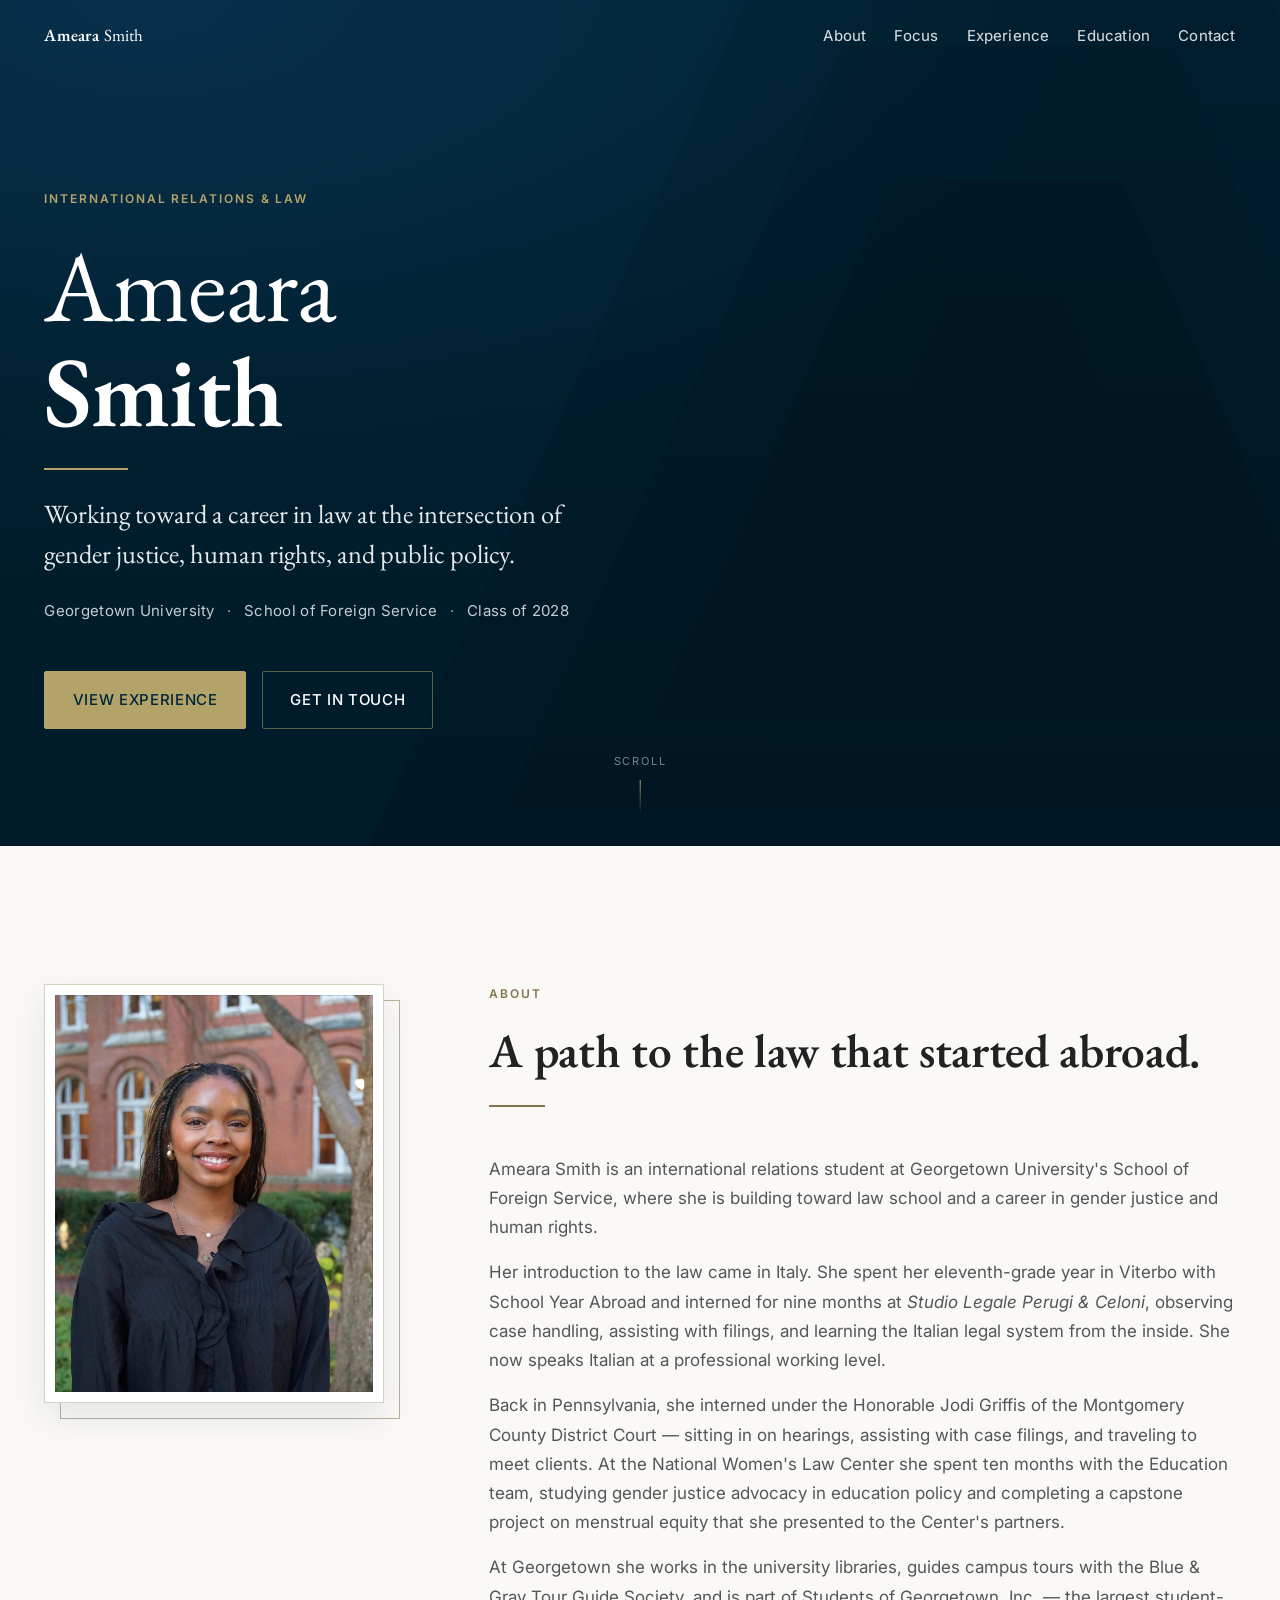
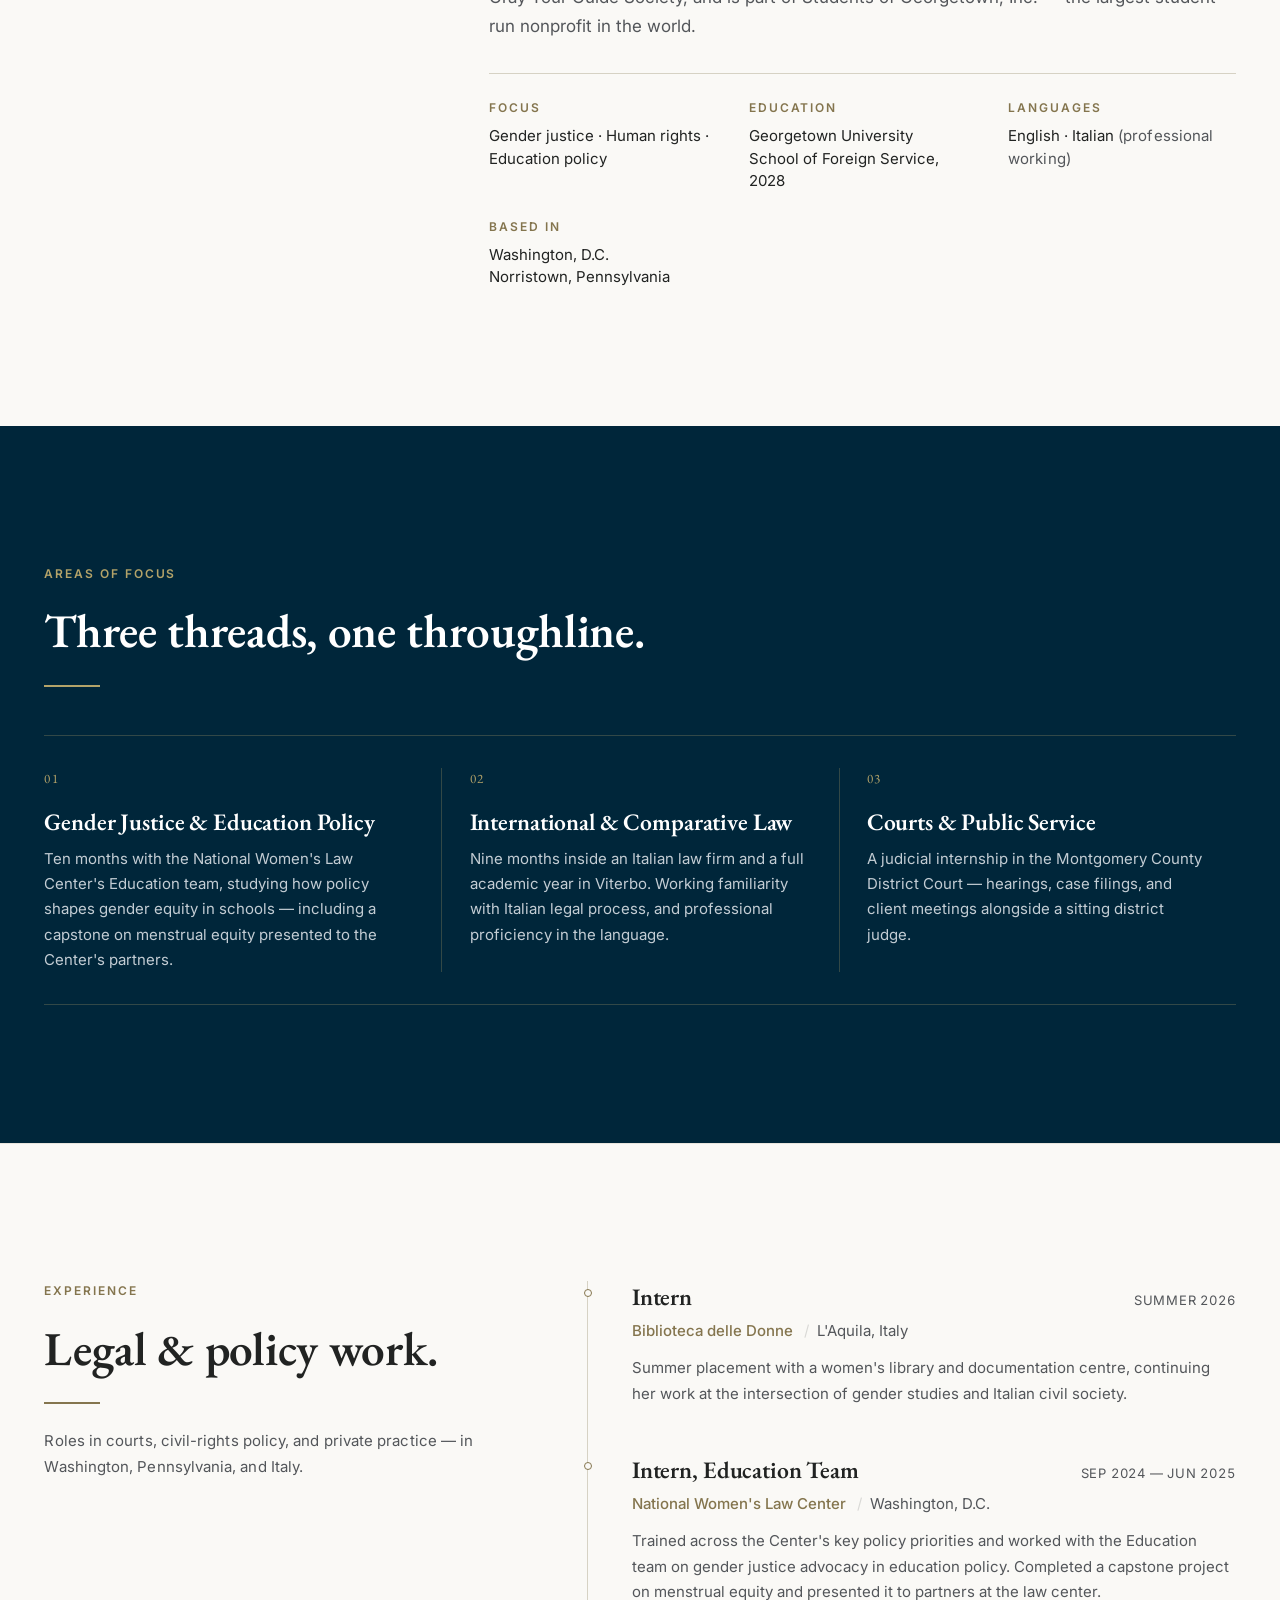
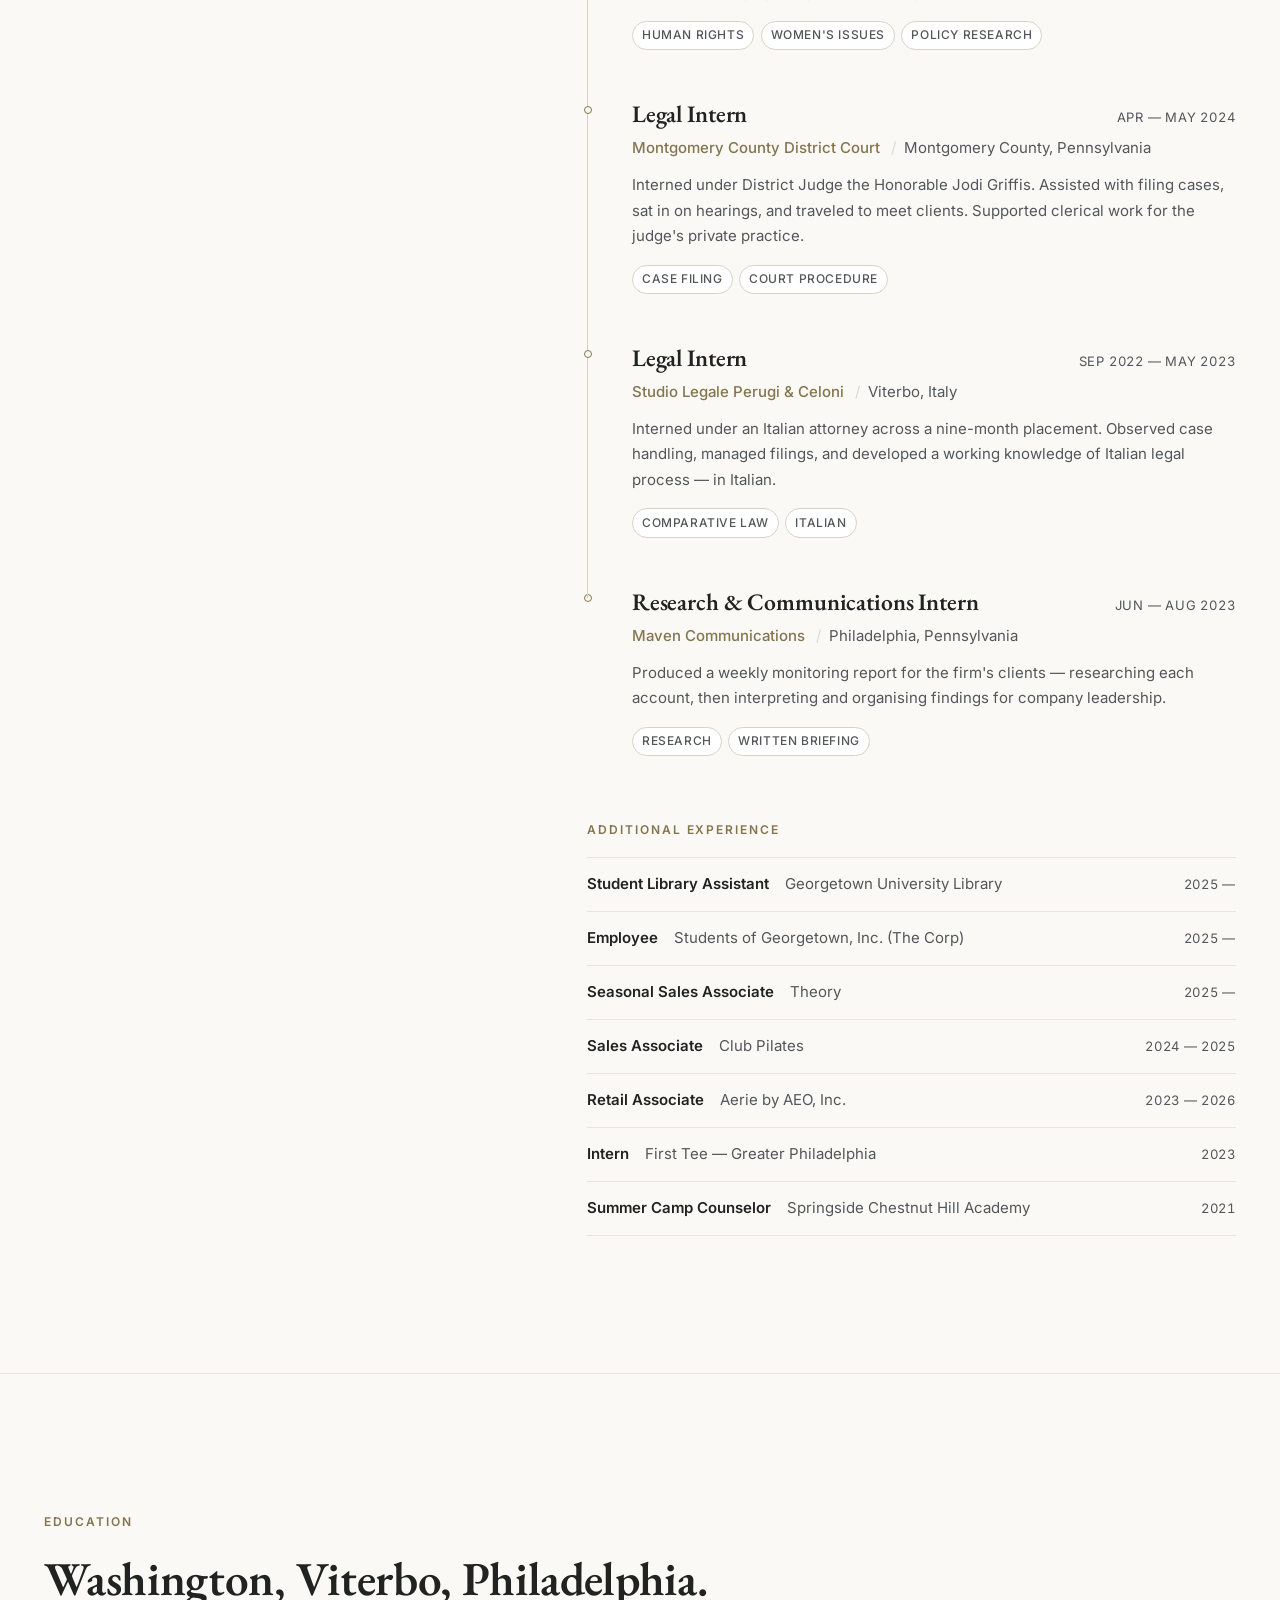
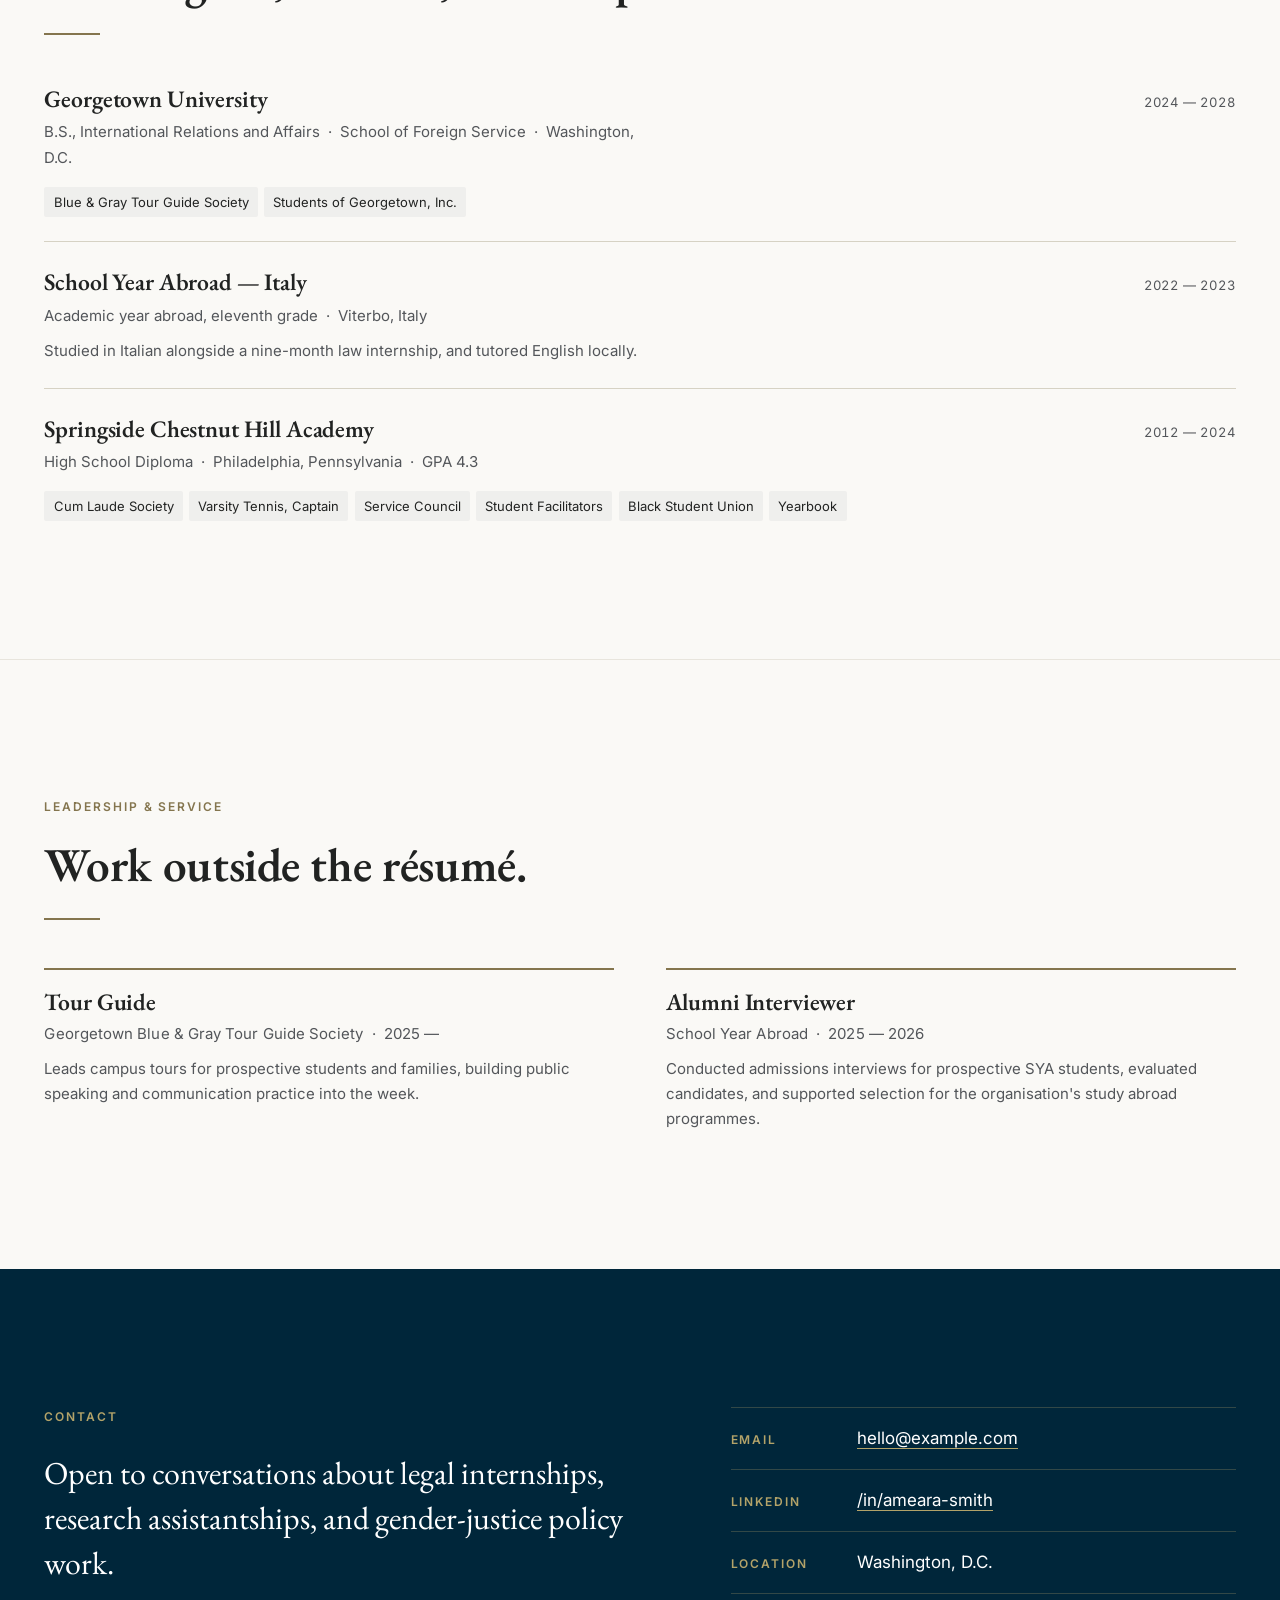
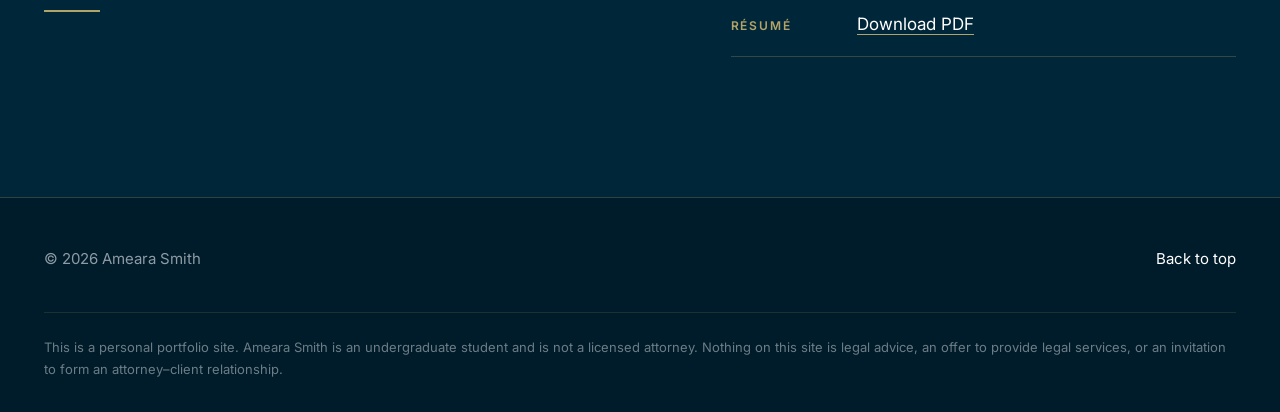
<file: ameara-smith-site/index.html>
<!DOCTYPE html>
<html lang="en" class="no-js">
<head>
<meta charset="utf-8">
<meta name="viewport" content="width=device-width, initial-scale=1">

<!-- ==========================================================================
     AMEARA SMITH — personal site
     --------------------------------------------------------------------------
     HOW TO EDIT THIS PAGE
       · All the words live in this file. Change them right here.
       · All the colours, fonts and sizes live in assets/css/tokens.css.
       · Layout rules live in assets/css/styles.css.
       · Animation behaviour lives in assets/js/main.js.
       · Anything marked "TODO" in a comment needs a real value before launch.

     ADDING A NEW JOB / SCHOOL / SECTION
       Copy an existing <li> or <section> block and edit it. The stagger
       animation is assigned automatically — you don't need to number anything.
========================================================================== -->

<title>Ameara Smith — International Relations &amp; Law</title>
<meta name="description" content="Ameara Smith is an international relations student at Georgetown University's School of Foreign Service, working toward a career in law at the intersection of gender justice, human rights, and public policy.">
<meta name="author" content="Ameara Smith">

<!-- Update all four absolute URLs below together if the site moves to a
     custom domain (they must be absolute — relative URLs are invalid here). -->
<link rel="canonical" href="https://neymar-santo-10.github.io/Ameara_Smith_Website/">

<!-- Social share preview -->
<meta property="og:type" content="profile">
<meta property="og:title" content="Ameara Smith — International Relations &amp; Law">
<meta property="og:description" content="Georgetown University, School of Foreign Service. Gender justice, human rights, and public policy.">
<meta property="og:url" content="https://neymar-santo-10.github.io/Ameara_Smith_Website/">
<!-- Points at the portrait so previews aren't broken. It's a 2:3 portrait,
     so "summary" (square thumbnail) suits it better than a wide banner.
     TODO: make a 1200x630 og-image.jpg, then point og:image at it and switch
     twitter:card back to summary_large_image. -->
<meta property="og:image" content="https://neymar-santo-10.github.io/Ameara_Smith_Website/assets/img/ameara-smith.jpg">
<meta name="twitter:card" content="summary">

<meta name="theme-color" content="#00263A">

<!-- Typefaces. Source Serif 4 for display, Inter for text.
     If you ever go offline-only, self-host these and delete these 3 lines. -->
<link rel="preconnect" href="https://fonts.googleapis.com">
<link rel="preconnect" href="https://fonts.gstatic.com" crossorigin>
<link rel="stylesheet" href="https://fonts.googleapis.com/css2?family=EB+Garamond:wght@400..800&family=Inter:ital,wght@0,100..900;1,100..900&display=swap">

<link rel="stylesheet" href="assets/css/tokens.css">
<link rel="stylesheet" href="assets/css/styles.css">

<!-- Swaps no-js → js before first paint, so reveal elements never flash. -->
<script>document.documentElement.className = 'js';</script>
</head>

<body>

<a class="skip-link" href="#main">Skip to content</a>

<!-- ======================================================================
     HEADER
====================================================================== -->
<header class="site-header" id="header">
  <div class="container">
    <a class="brand" href="#top">Ameara <span class="brand__last">Smith</span></a>

    <button class="nav-toggle" type="button"
            aria-expanded="false" aria-controls="nav" aria-label="Menu">
      <span class="nav-toggle__bar"></span>
      <span class="nav-toggle__bar"></span>
      <span class="nav-toggle__bar"></span>
    </button>

    <nav class="nav" id="nav" aria-label="Primary">
      <a class="nav__link" href="#about">About</a>
      <a class="nav__link" href="#focus">Focus</a>
      <a class="nav__link" href="#experience">Experience</a>
      <a class="nav__link" href="#education">Education</a>
      <a class="nav__link" href="#contact">Contact</a>
    </nav>
  </div>
</header>

<main id="main">

<!-- ======================================================================
     HERO
     The name animates up behind a mask on load; everything else fades in
     after it. This is the only pronounced animation on the site.
====================================================================== -->
<section class="hero on-navy" id="top">

  <!-- Monogram "A". Geometry from the Figma frame; colour and intensity come
       from --monogram-ink / --monogram-strength in tokens.css.
       The four shapes keep their relative weights via fill-opacity, so the
       strength token scales the whole group without flattening it.

       preserveAspectRatio is xMaxYMid: the artwork is anchored to the RIGHT
       edge. With the default xMidYMid, a viewport narrower than the 1703:864
       artboard crops both sides evenly and cuts the monogram off — it lives
       at 72–95% across. Do not change this to xMidYMid.

       The flat background <rect> from the Figma export is deliberately gone;
       the hero's own gradient is the ground, which is richer than a solid. -->
  <svg class="hero__monogram" viewBox="0 0 1703 864"
       preserveAspectRatio="xMaxYMid slice" aria-hidden="true" focusable="false">
    <g class="hero__monogram-ink">
      <path fill-opacity=".25" d="M1199.38 -94H1653L2114 957H731L1199.38 -94Z"/>
      <path fill-opacity=".35" d="M1257.47 47H1594L1936 828H910L1257.47 47Z"/>
      <path fill-opacity=".5"  d="M1307.49 185H1542.33L1781 730H1065L1307.49 185Z"/>
      <path fill-opacity=".6"  d="M1235.23 651L1362.73 301H1482.73L1609.73 651H1495.73L1476.23 588.5H1365.73L1346.23 651H1235.23ZM1387.23 505H1454.23L1421.23 405L1387.23 505Z"/>
    </g>
  </svg>

  <div class="container">
    <div class="hero__inner">

      <p class="hero__kicker hero__fade" style="--d:0">International Relations &amp; Law</p>

      <h1 class="hero__name">
        <span class="line"><span class="line__inner" style="--d:0">Ameara</span></span>
        <span class="line"><span class="line__inner" style="--d:1">Smith</span></span>
      </h1>

      <hr class="hero__rule">

      <p class="hero__tagline hero__fade" style="--d:1">
        Working toward a career in law at the intersection of gender justice,
        human rights, and public policy.
      </p>

      <p class="hero__affil hero__fade" style="--d:2">
        Georgetown University <span>·</span> School of Foreign Service <span>·</span> Class of 2028
      </p>

      <div class="hero__actions hero__fade" style="--d:3">
        <a class="btn btn--solid" href="#experience">View experience</a>
        <a class="btn btn--ghost" href="#contact">Get in touch</a>
      </div>

    </div>
  </div>

  <a class="hero__cue" href="#about" aria-label="Scroll to about">Scroll</a>
</section>


<!-- ======================================================================
     ABOUT
====================================================================== -->
<section class="section" id="about">
  <div class="container">
    <div class="about__grid">

      <div data-reveal>
        <!-- To swap the photo: drop a new file at assets/img/ameara-smith.jpg
             and update width/height below to its real pixel size. A 4:5
             portrait crop fits the frame with no cropping. -->
        <figure class="portrait">
          <div class="portrait__frame">
            <img src="assets/img/ameara-smith.jpg"
                 alt="Portrait of Ameara Smith"
                 width="1100" height="1650"
                 decoding="async">
          </div>
        </figure>
      </div>

      <div class="about__body">
        <div class="section-head" data-reveal>
          <span class="eyebrow">About</span>
          <h2>A path to the law that started abroad.</h2>
          <hr class="rule" data-reveal>
        </div>

        <div data-reveal-group>
          <p data-reveal>
            Ameara Smith is an international relations student at Georgetown
            University's School of Foreign Service, where she is building toward
            law school and a career in gender justice and human rights.
          </p>

          <p data-reveal>
            Her introduction to the law came in Italy. She spent her eleventh-grade
            year in Viterbo with School Year Abroad and interned for nine months at
            <em>Studio Legale Perugi &amp; Celoni</em>, observing case handling,
            assisting with filings, and learning the Italian legal system from the
            inside. She now speaks Italian at a professional working level.
          </p>

          <p data-reveal>
            Back in Pennsylvania, she interned under the Honorable Jodi Griffis of
            the Montgomery County District Court — sitting in on hearings, assisting
            with case filings, and traveling to meet clients. At the National Women's
            Law Center she spent ten months with the Education team, studying gender
            justice advocacy in education policy and completing a capstone project on
            menstrual equity that she presented to the Center's partners.
          </p>

          <p data-reveal>
            At Georgetown she works in the university libraries, guides campus tours
            with the Blue &amp; Gray Tour Guide Society, and is part of Students of
            Georgetown, Inc. — the largest student-run nonprofit in the world.
          </p>
        </div>

        <dl class="facts" data-reveal>
          <div>
            <dt>Focus</dt>
            <dd>Gender justice · Human rights · Education policy</dd>
          </div>
          <div>
            <dt>Education</dt>
            <dd>Georgetown University<br>School of Foreign Service, 2028</dd>
          </div>
          <div>
            <dt>Languages</dt>
            <dd>English · Italian <span class="meta">(professional working)</span></dd>
          </div>
          <div>
            <dt>Based in</dt>
            <dd>Washington, D.C.<br>Norristown, Pennsylvania</dd>
          </div>
        </dl>
      </div>

    </div>
  </div>
</section>


<!-- ======================================================================
     FOCUS  — navy band, breaks up the page
====================================================================== -->
<section class="section on-navy" id="focus">
  <div class="container">

    <div class="section-head" data-reveal>
      <span class="eyebrow">Areas of Focus</span>
      <h2>Three threads, one throughline.</h2>
      <hr class="rule" data-reveal>
    </div>

    <div class="cards" data-reveal-group>

      <article class="card" data-reveal>
        <span class="card__num">01</span>
        <h3>Gender Justice &amp; Education Policy</h3>
        <p>
          Ten months with the National Women's Law Center's Education team,
          studying how policy shapes gender equity in schools — including a
          capstone on menstrual equity presented to the Center's partners.
        </p>
      </article>

      <article class="card" data-reveal>
        <span class="card__num">02</span>
        <h3>International &amp; Comparative Law</h3>
        <p>
          Nine months inside an Italian law firm and a full academic year in
          Viterbo. Working familiarity with Italian legal process, and
          professional proficiency in the language.
        </p>
      </article>

      <article class="card" data-reveal>
        <span class="card__num">03</span>
        <h3>Courts &amp; Public Service</h3>
        <p>
          A judicial internship in the Montgomery County District Court —
          hearings, case filings, and client meetings alongside a sitting
          district judge.
        </p>
      </article>

    </div>
  </div>
</section>


<!-- ======================================================================
     EXPERIENCE
     To add a role: copy one <li class="entry"> block and edit it.
====================================================================== -->
<section class="section" id="experience">
  <div class="container">
    <div class="split">

      <div class="split__aside">
        <div class="section-head" data-reveal>
          <span class="eyebrow">Experience</span>
          <h2>Legal &amp; policy work.</h2>
          <hr class="rule" data-reveal>
          <p class="meta">
            Roles in courts, civil-rights policy, and private practice —
            in Washington, Pennsylvania, and Italy.
          </p>
        </div>
      </div>

      <div>
        <ol class="timeline" data-reveal-group>

          <!-- TODO: VERIFY — this is drawn from Ameara's own announcement post,
               not from the Experience section of her LinkedIn. Confirm the exact
               job title and dates, or delete this block. -->
          <li class="entry" data-reveal>
            <div class="entry__head">
              <h3 class="entry__role">Intern</h3>
              <span class="entry__dates">Summer 2026</span>
            </div>
            <p class="entry__org">
              Biblioteca delle Donne
              <span class="sep">/</span><span class="place">L'Aquila, Italy</span>
            </p>
            <p>
              Summer placement with a women's library and documentation centre,
              continuing her work at the intersection of gender studies and Italian
              civil society.
            </p>
          </li>

          <li class="entry" data-reveal>
            <div class="entry__head">
              <h3 class="entry__role">Intern, Education Team</h3>
              <span class="entry__dates tnum">Sep 2024 — Jun 2025</span>
            </div>
            <p class="entry__org">
              National Women's Law Center
              <span class="sep">/</span><span class="place">Washington, D.C.</span>
            </p>
            <p>
              Trained across the Center's key policy priorities and worked with the
              Education team on gender justice advocacy in education policy.
              Completed a capstone project on menstrual equity and presented it to
              partners at the law center.
            </p>
            <ul class="tags">
              <li>Human Rights</li>
              <li>Women's Issues</li>
              <li>Policy Research</li>
            </ul>
          </li>

          <li class="entry" data-reveal>
            <div class="entry__head">
              <h3 class="entry__role">Legal Intern</h3>
              <span class="entry__dates tnum">Apr — May 2024</span>
            </div>
            <p class="entry__org">
              Montgomery County District Court
              <span class="sep">/</span><span class="place">Montgomery County, Pennsylvania</span>
            </p>
            <p>
              Interned under District Judge the Honorable Jodi Griffis. Assisted with
              filing cases, sat in on hearings, and traveled to meet clients.
              Supported clerical work for the judge's private practice.
            </p>
            <ul class="tags">
              <li>Case Filing</li>
              <li>Court Procedure</li>
            </ul>
          </li>

          <li class="entry" data-reveal>
            <div class="entry__head">
              <h3 class="entry__role">Legal Intern</h3>
              <span class="entry__dates tnum">Sep 2022 — May 2023</span>
            </div>
            <p class="entry__org">
              Studio Legale Perugi &amp; Celoni
              <span class="sep">/</span><span class="place">Viterbo, Italy</span>
            </p>
            <p>
              Interned under an Italian attorney across a nine-month placement.
              Observed case handling, managed filings, and developed a working
              knowledge of Italian legal process — in Italian.
            </p>
            <ul class="tags">
              <li>Comparative Law</li>
              <li>Italian</li>
            </ul>
          </li>

          <li class="entry" data-reveal>
            <div class="entry__head">
              <h3 class="entry__role">Research &amp; Communications Intern</h3>
              <span class="entry__dates tnum">Jun — Aug 2023</span>
            </div>
            <p class="entry__org">
              Maven Communications
              <span class="sep">/</span><span class="place">Philadelphia, Pennsylvania</span>
            </p>
            <p>
              Produced a weekly monitoring report for the firm's clients — researching
              each account, then interpreting and organising findings for company
              leadership.
            </p>
            <ul class="tags">
              <li>Research</li>
              <li>Written Briefing</li>
            </ul>
          </li>

        </ol>

        <!-- ---- Secondary roles, kept compact so they don't crowd the above ---- -->
        <div style="margin-top: var(--s-6)" data-reveal>
          <span class="eyebrow">Additional Experience</span>
          <ul class="compact">
            <li><span class="r">Student Library Assistant</span> <span class="o">Georgetown University Library</span> <span class="d tnum">2025 —</span></li>
            <li><span class="r">Employee</span> <span class="o">Students of Georgetown, Inc. (The Corp)</span> <span class="d tnum">2025 —</span></li>
            <li><span class="r">Seasonal Sales Associate</span> <span class="o">Theory</span> <span class="d tnum">2025 —</span></li>
            <li><span class="r">Sales Associate</span> <span class="o">Club Pilates</span> <span class="d tnum">2024 — 2025</span></li>
            <li><span class="r">Retail Associate</span> <span class="o">Aerie by AEO, Inc.</span> <span class="d tnum">2023 — 2026</span></li>
            <li><span class="r">Intern</span> <span class="o">First Tee — Greater Philadelphia</span> <span class="d tnum">2023</span></li>
            <li><span class="r">Summer Camp Counselor</span> <span class="o">Springside Chestnut Hill Academy</span> <span class="d tnum">2021</span></li>
          </ul>
        </div>
      </div>

    </div>
  </div>
</section>


<!-- ======================================================================
     EDUCATION
====================================================================== -->
<section class="section" id="education">
  <div class="container">

    <div class="section-head" data-reveal>
      <span class="eyebrow">Education</span>
      <h2>Washington, Viterbo, Philadelphia.</h2>
      <hr class="rule" data-reveal>
    </div>

    <ul class="edu" data-reveal-group>

      <li data-reveal>
        <div class="edu__school">
          <h3>Georgetown University</h3>
          <span class="entry__dates tnum">2024 — 2028</span>
        </div>
        <p class="edu__degree">
          B.S., International Relations and Affairs &nbsp;·&nbsp; School of Foreign Service
          &nbsp;·&nbsp; Washington, D.C.
        </p>
        <ul class="honors">
          <li>Blue &amp; Gray Tour Guide Society</li>
          <li>Students of Georgetown, Inc.</li>
        </ul>
      </li>

      <li data-reveal>
        <div class="edu__school">
          <h3>School Year Abroad — Italy</h3>
          <span class="entry__dates tnum">2022 — 2023</span>
        </div>
        <p class="edu__degree">
          Academic year abroad, eleventh grade &nbsp;·&nbsp; Viterbo, Italy
        </p>
        <p class="edu__note">
          Studied in Italian alongside a nine-month law internship, and tutored
          English locally.
        </p>
      </li>

      <li data-reveal>
        <div class="edu__school">
          <h3>Springside Chestnut Hill Academy</h3>
          <span class="entry__dates tnum">2012 — 2024</span>
        </div>
        <p class="edu__degree">
          High School Diploma &nbsp;·&nbsp; Philadelphia, Pennsylvania
          &nbsp;·&nbsp; GPA 4.3
        </p>
        <ul class="honors">
          <li>Cum Laude Society</li>
          <li>Varsity Tennis, Captain</li>
          <li>Service Council</li>
          <li>Student Facilitators</li>
          <li>Black Student Union</li>
          <li>Yearbook</li>
        </ul>
      </li>

    </ul>
  </div>
</section>


<!-- ======================================================================
     SERVICE
====================================================================== -->
<section class="section" id="service">
  <div class="container">

    <div class="section-head" data-reveal>
      <span class="eyebrow">Leadership &amp; Service</span>
      <h2>Work outside the résumé.</h2>
      <hr class="rule" data-reveal>
    </div>

    <ul class="service" data-reveal-group>

      <li data-reveal>
        <h3>Tour Guide</h3>
        <span class="meta">Georgetown Blue &amp; Gray Tour Guide Society &nbsp;·&nbsp; 2025 —</span>
        <p>
          Leads campus tours for prospective students and families, building public
          speaking and communication practice into the week.
        </p>
      </li>

      <li data-reveal>
        <h3>Alumni Interviewer</h3>
        <span class="meta">School Year Abroad &nbsp;·&nbsp; 2025 — 2026</span>
        <p>
          Conducted admissions interviews for prospective SYA students, evaluated
          candidates, and supported selection for the organisation's study abroad
          programmes.
        </p>
      </li>

    </ul>
  </div>
</section>


<!-- ======================================================================
     CONTACT
====================================================================== -->
<section class="section on-navy" id="contact">
  <div class="container">
    <div class="contact__grid">

      <div>
        <div class="section-head" data-reveal>
          <span class="eyebrow">Contact</span>
          <p class="contact__lead">
            Open to conversations about legal internships, research assistantships,
            and gender-justice policy work.
          </p>
          <hr class="rule" data-reveal>
        </div>
      </div>

      <div data-reveal>
        <dl class="channels">
          <!-- TODO: EMAIL — swap in the real address in BOTH the href and the text. -->
          <div>
            <dt>Email</dt>
            <dd><a class="link link--static" href="mailto:hello@example.com">hello@example.com</a></dd>
          </div>
          <div>
            <dt>LinkedIn</dt>
            <dd>
              <a class="link link--static" href="https://www.linkedin.com/in/ameara-smith-89584923b/"
                 target="_blank" rel="noopener">/in/ameara-smith</a>
            </dd>
          </div>
          <div>
            <dt>Location</dt>
            <dd>Washington, D.C.</dd>
          </div>
          <!-- TODO: RÉSUMÉ — drop the PDF at assets/ameara-smith-resume.pdf,
               or delete this row until there is one. -->
          <div>
            <dt>Résumé</dt>
            <dd><a class="link link--static" href="assets/ameara-smith-resume.pdf">Download PDF</a></dd>
          </div>
        </dl>
      </div>

    </div>
  </div>
</section>

</main>


<!-- ======================================================================
     FOOTER
====================================================================== -->
<footer class="site-footer">
  <div class="container">
    <p>&copy; <span id="year">2026</span> Ameara Smith</p>
    <p><a class="link" href="#top">Back to top</a></p>

    <!-- Keep this notice. See README — it is the standard safeguard for a
         pre-law personal site, so the page can't be read as an offer of
         legal services by someone not admitted to a bar. -->
    <p class="disclaimer">
      This is a personal portfolio site. Ameara Smith is an undergraduate student
      and is not a licensed attorney. Nothing on this site is legal advice, an
      offer to provide legal services, or an invitation to form an
      attorney–client relationship.
    </p>
  </div>
</footer>


<!-- Structured data — helps Google show her correctly in search results. -->
<script type="application/ld+json">
{
  "@context": "https://schema.org",
  "@type": "Person",
  "name": "Ameara Smith",
  "url": "https://neymar-santo-10.github.io/Ameara_Smith_Website/",
  "description": "International relations student at Georgetown University's School of Foreign Service, focused on gender justice, human rights, and public policy.",
  "affiliation": {
    "@type": "CollegeOrUniversity",
    "name": "Georgetown University, School of Foreign Service"
  },
  "knowsLanguage": ["English", "Italian"],
  "homeLocation": { "@type": "Place", "name": "Washington, D.C." },
  "sameAs": ["https://www.linkedin.com/in/ameara-smith-89584923b/"]
}
</script>

<script src="assets/js/main.js" defer></script>
</body>
</html>
</file>
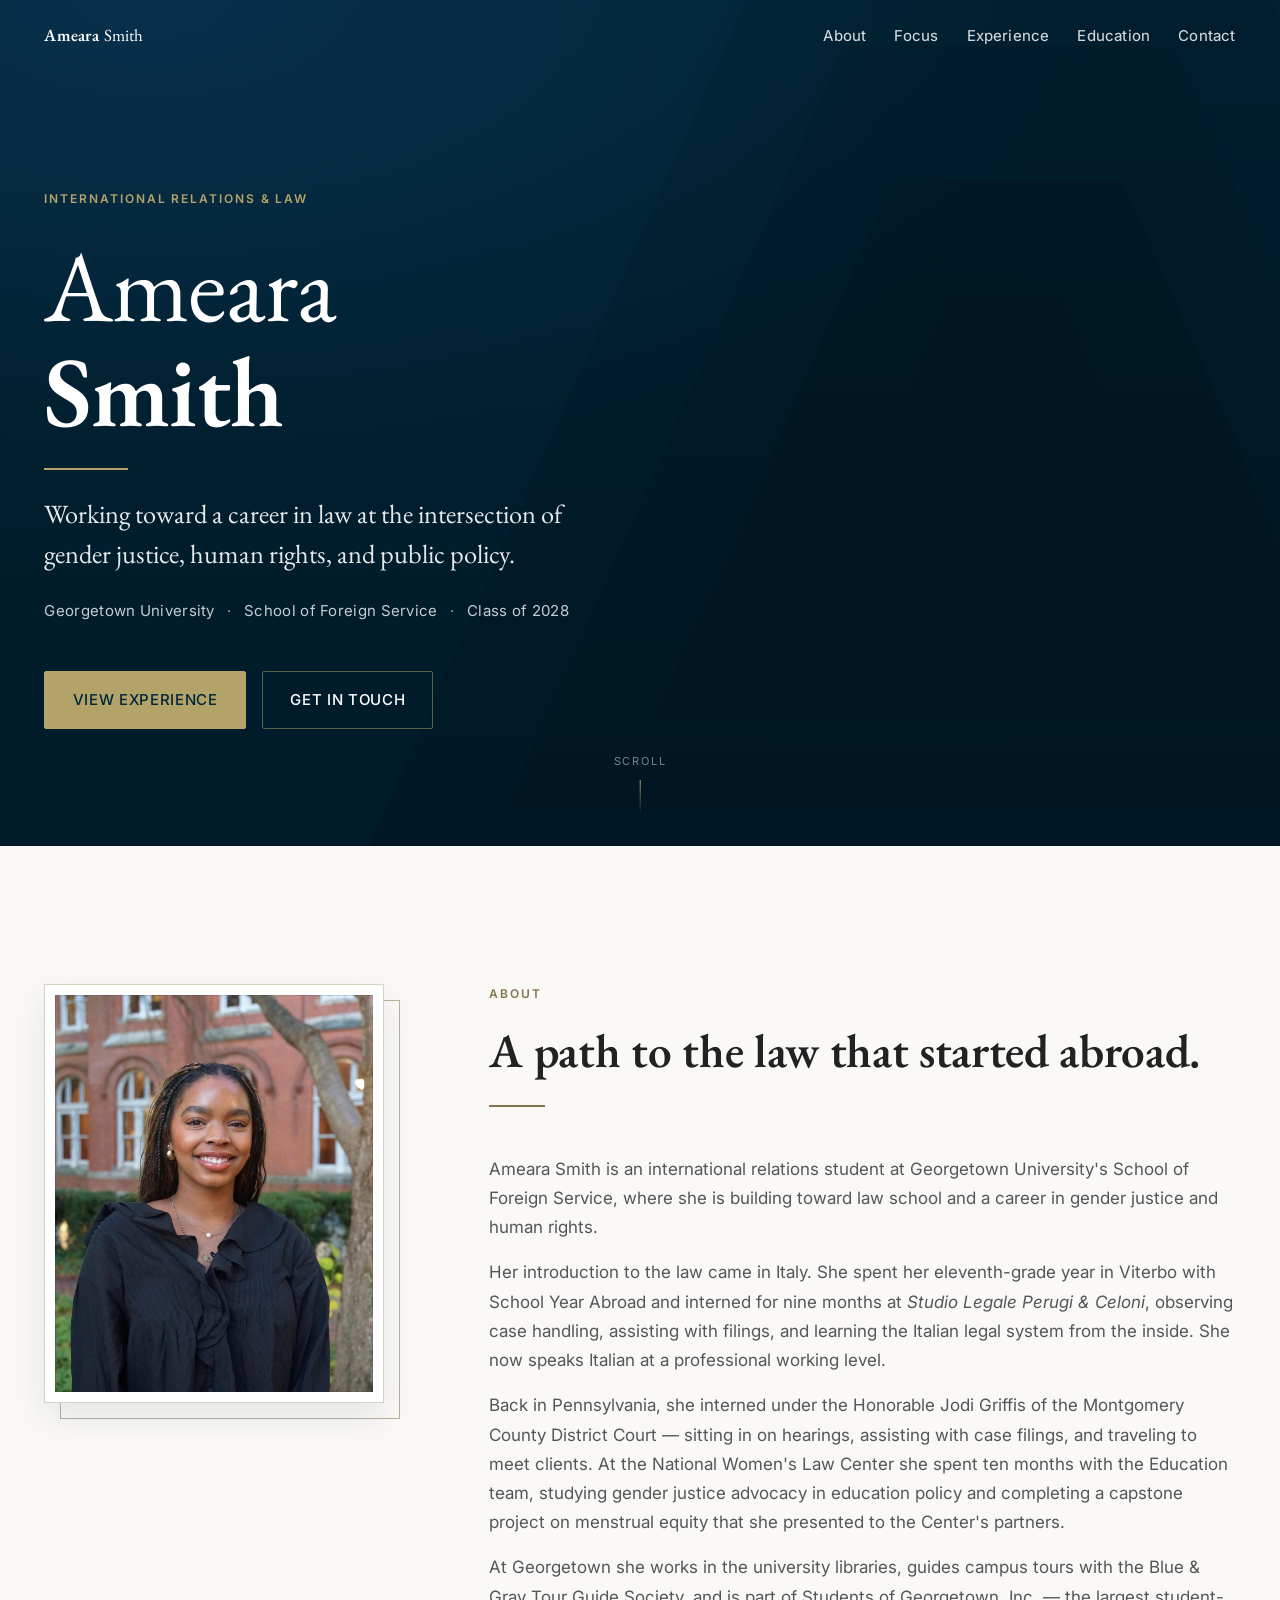
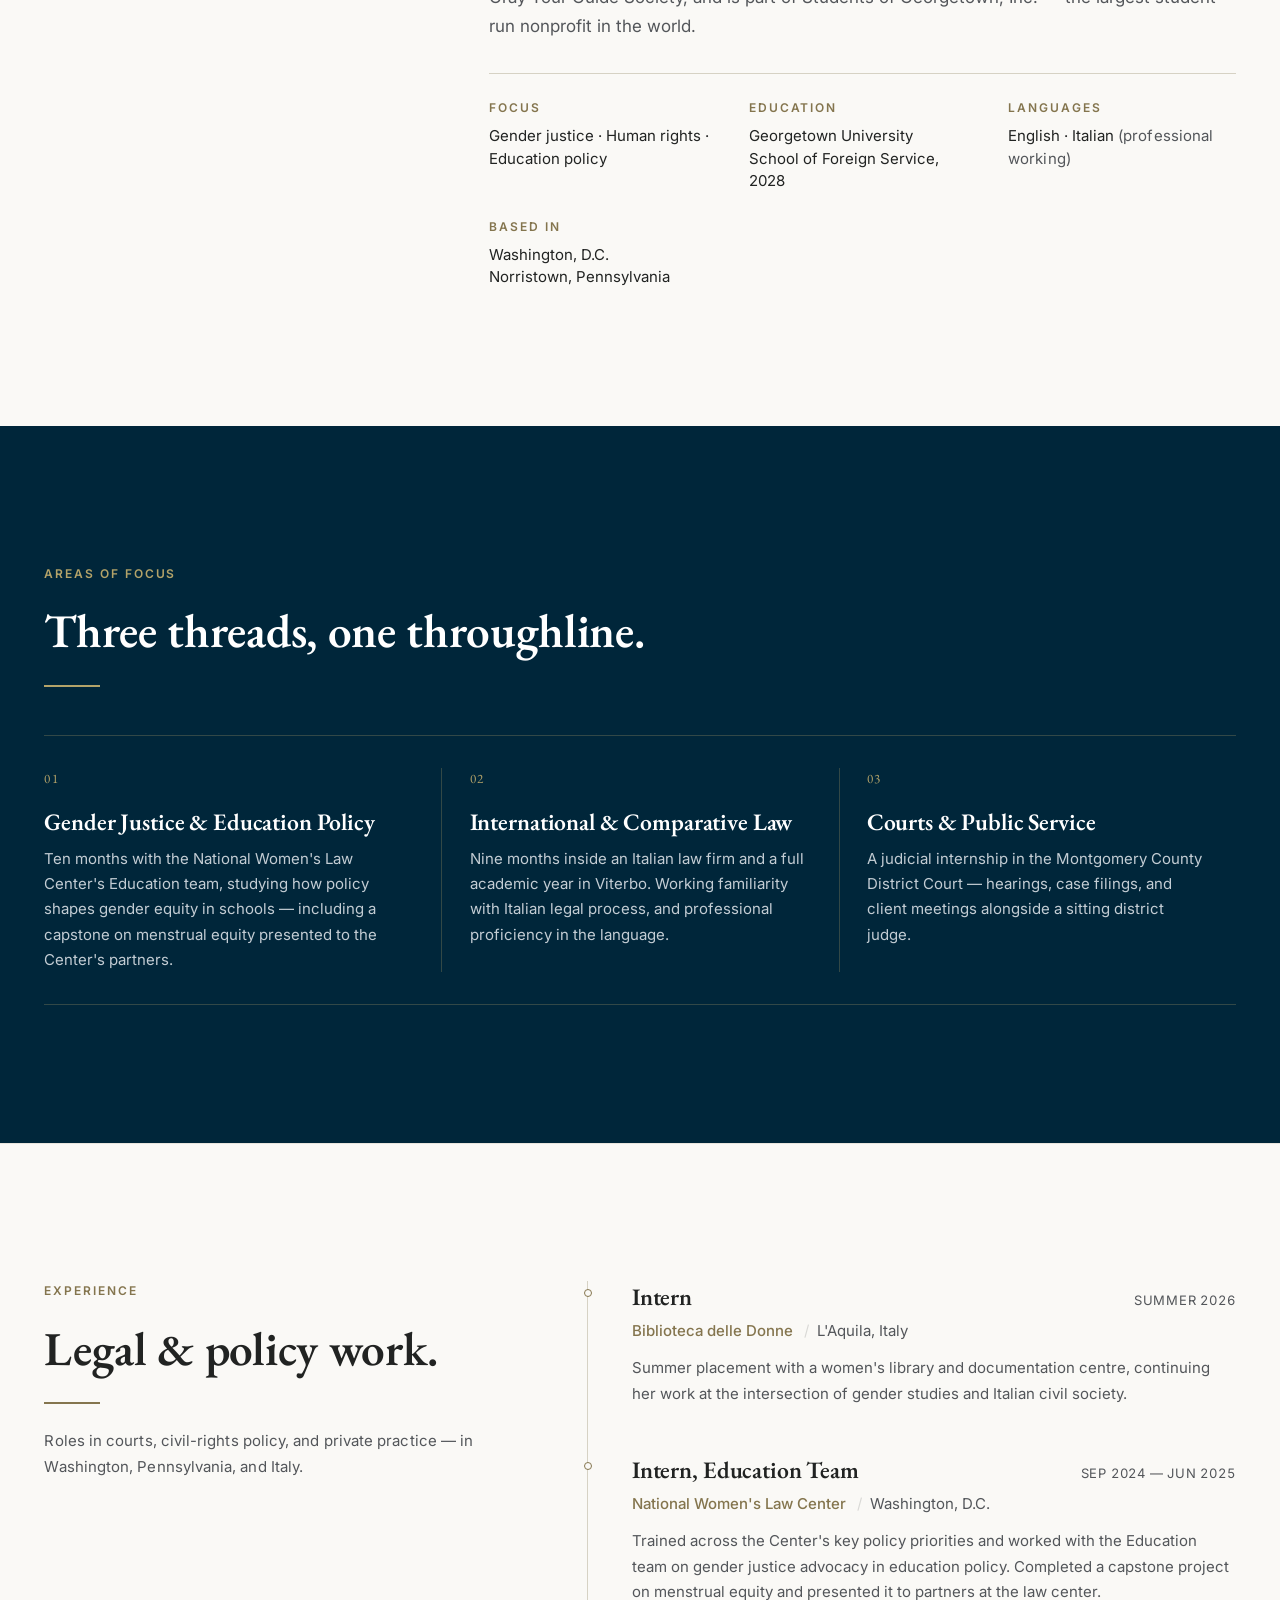
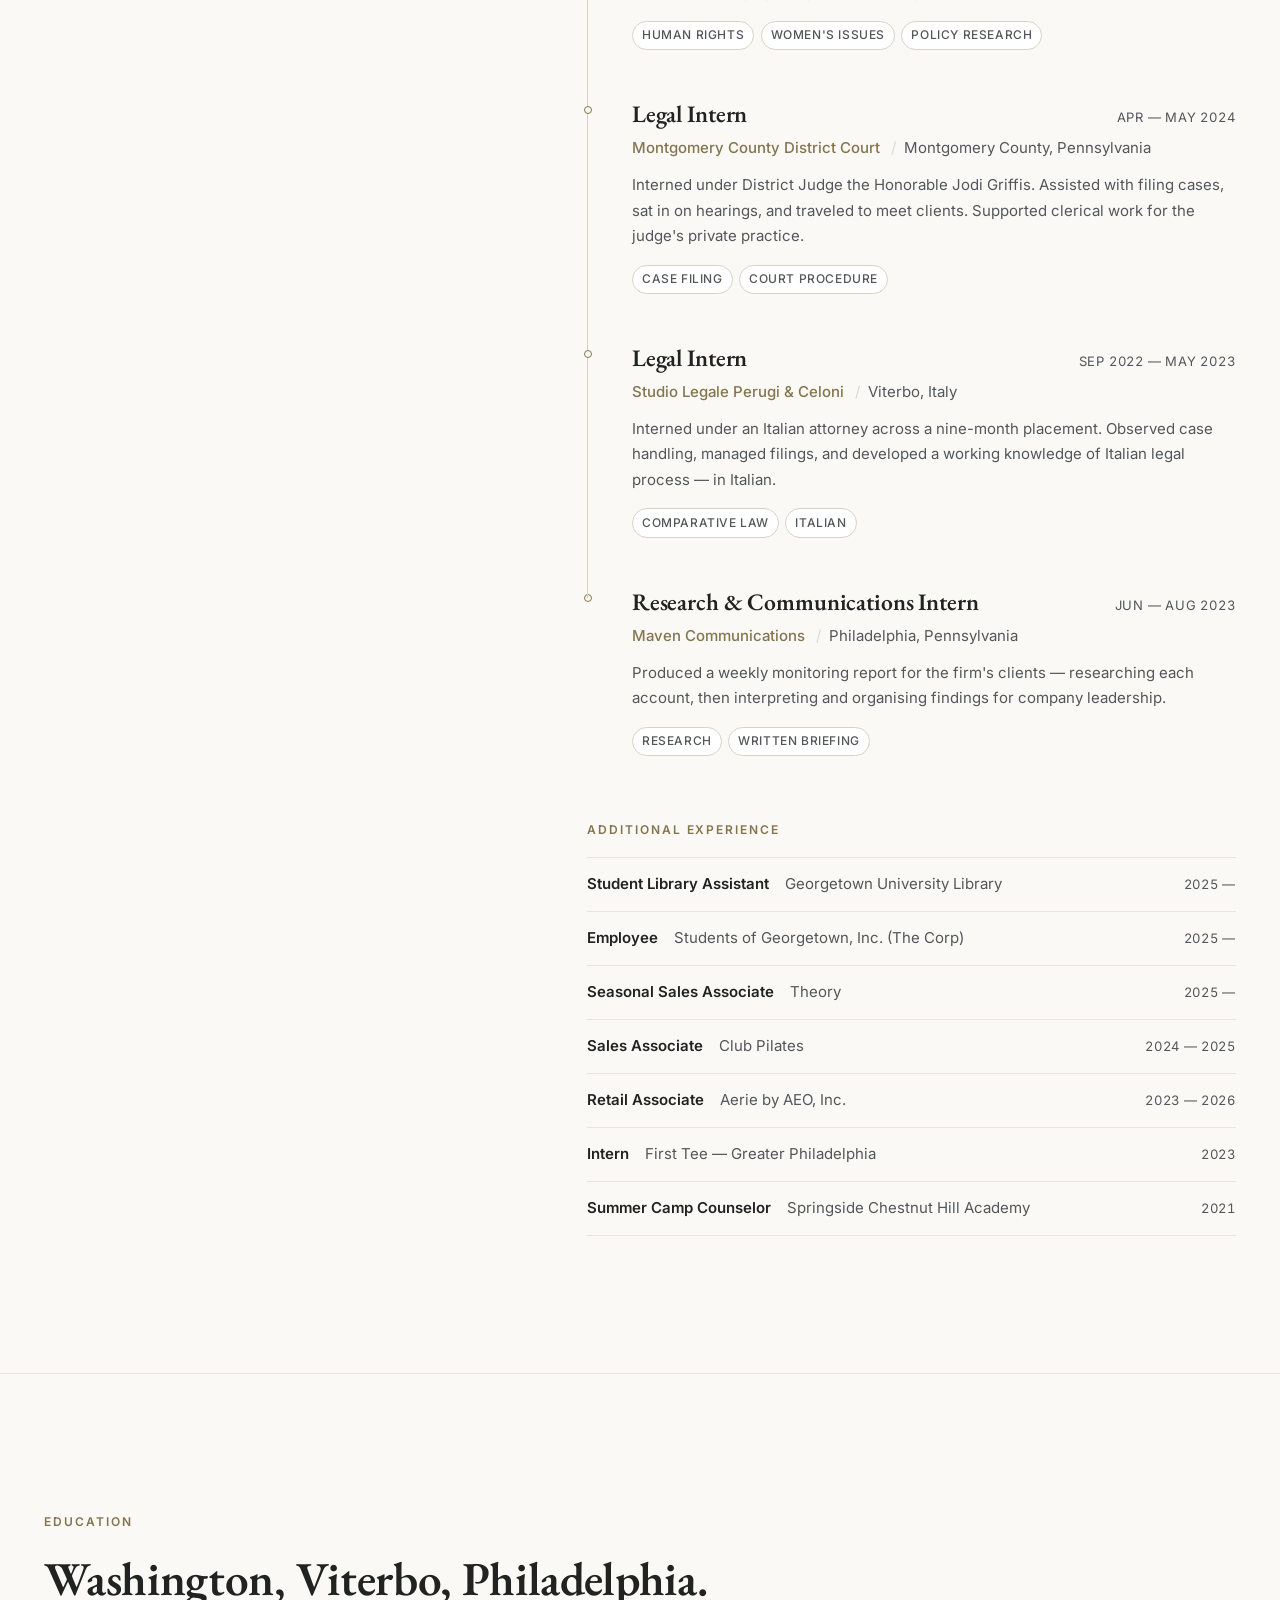
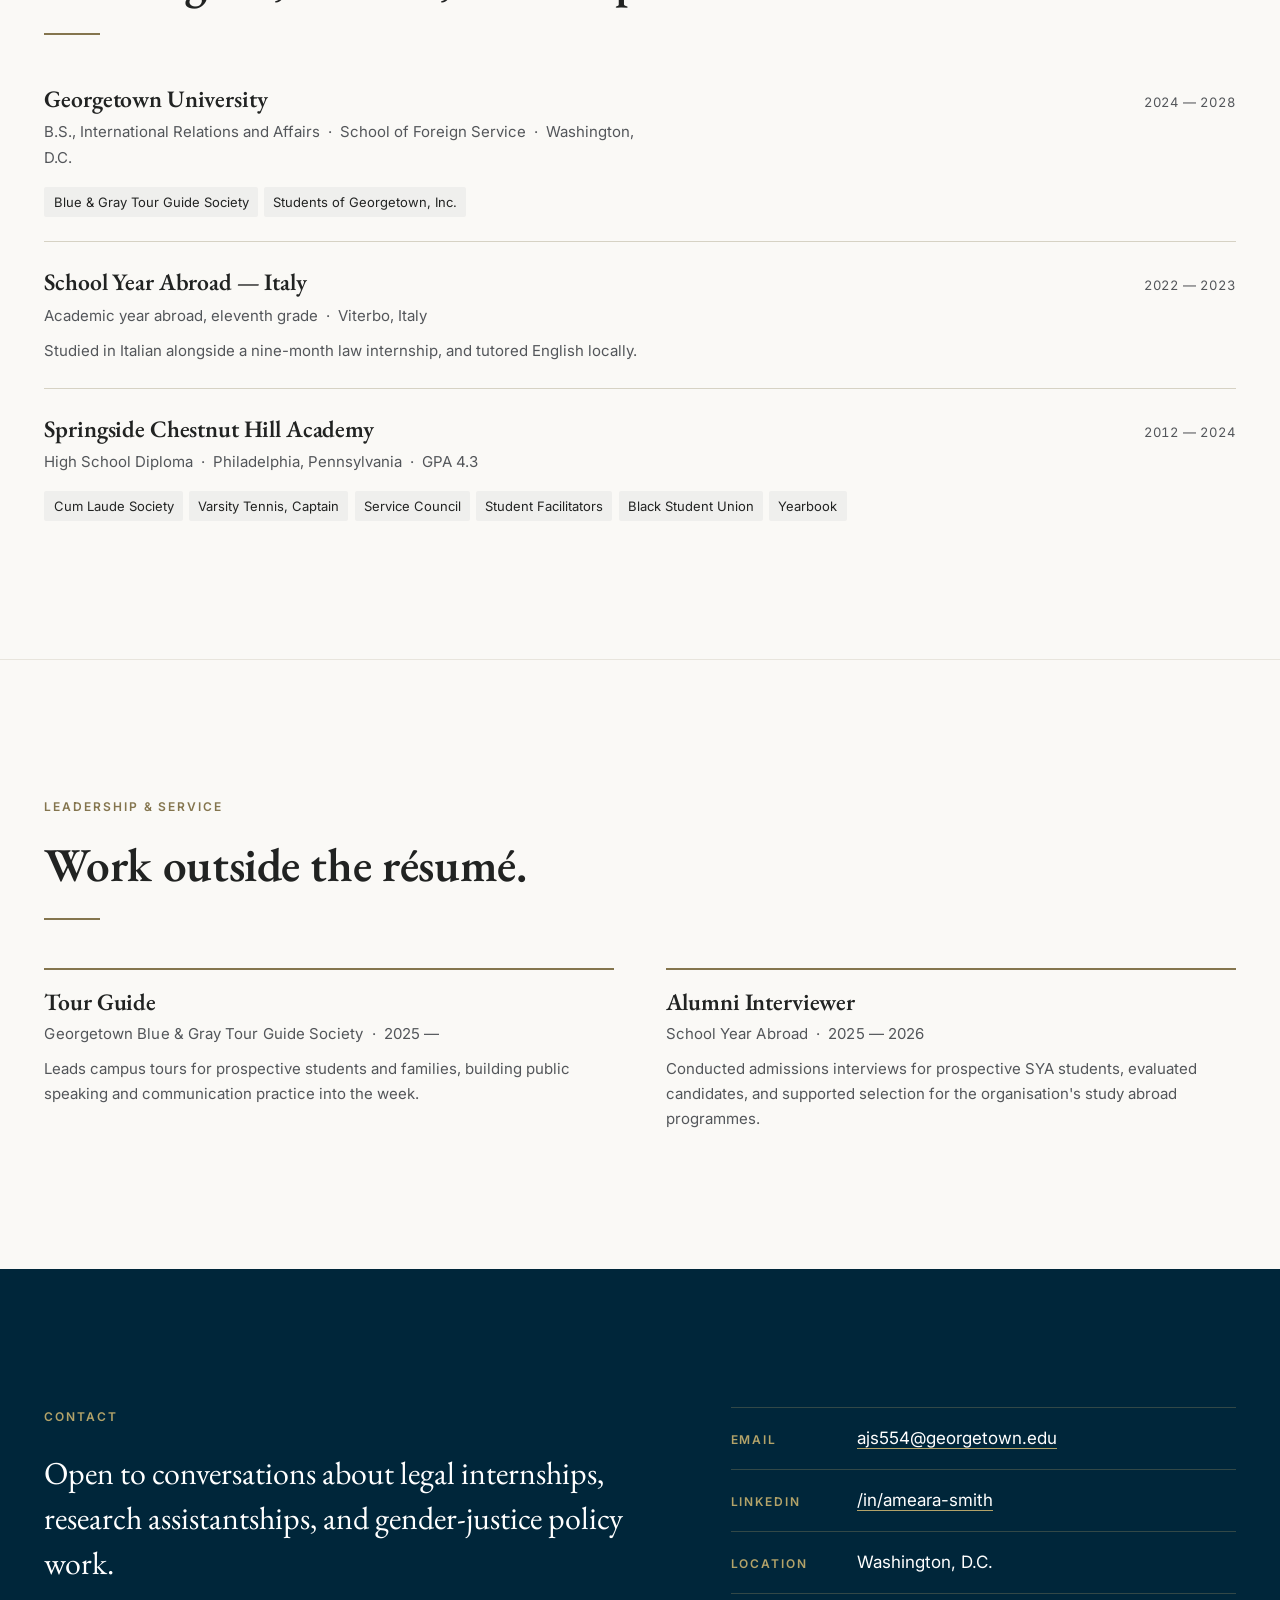
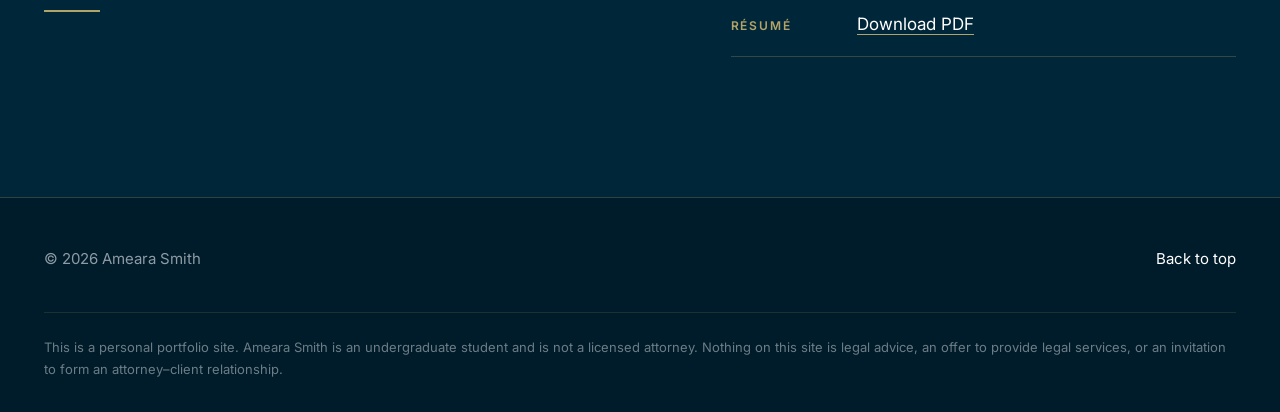
<file: docs/index.html>
<!DOCTYPE html>
<html lang="en" class="no-js">
<head>
<meta charset="utf-8">
<meta name="viewport" content="width=device-width, initial-scale=1">

<!-- ==========================================================================
     AMEARA SMITH — personal site
     --------------------------------------------------------------------------
     HOW TO EDIT THIS PAGE
       · All the words live in this file. Change them right here.
       · All the colours, fonts and sizes live in assets/css/tokens.css.
       · Layout rules live in assets/css/styles.css.
       · Animation behaviour lives in assets/js/main.js.
       · Anything marked "TODO" in a comment needs a real value before launch.

     ADDING A NEW JOB / SCHOOL / SECTION
       Copy an existing <li> or <section> block and edit it. The stagger
       animation is assigned automatically — you don't need to number anything.
========================================================================== -->

<title>Ameara Smith — International Relations &amp; Law</title>
<meta name="description" content="Ameara Smith is an international relations student at Georgetown University's School of Foreign Service, working toward a career in law at the intersection of gender justice, human rights, and public policy.">
<meta name="author" content="Ameara Smith">

<!-- Update all four absolute URLs below together if the site moves to a
     custom domain (they must be absolute — relative URLs are invalid here). -->
<link rel="canonical" href="https://neymar-santo-10.github.io/Ameara_Smith_Website/">

<!-- Social share preview -->
<meta property="og:type" content="profile">
<meta property="og:title" content="Ameara Smith — International Relations &amp; Law">
<meta property="og:description" content="Georgetown University, School of Foreign Service. Gender justice, human rights, and public policy.">
<meta property="og:url" content="https://neymar-santo-10.github.io/Ameara_Smith_Website/">
<!-- Points at the portrait so previews aren't broken. It's a 2:3 portrait,
     so "summary" (square thumbnail) suits it better than a wide banner.
     TODO: make a 1200x630 og-image.jpg, then point og:image at it and switch
     twitter:card back to summary_large_image. -->
<meta property="og:image" content="https://neymar-santo-10.github.io/Ameara_Smith_Website/assets/img/ameara-smith.jpg">
<meta name="twitter:card" content="summary">

<meta name="theme-color" content="#00263A">

<!-- Typefaces. Source Serif 4 for display, Inter for text.
     If you ever go offline-only, self-host these and delete these 3 lines. -->
<link rel="preconnect" href="https://fonts.googleapis.com">
<link rel="preconnect" href="https://fonts.gstatic.com" crossorigin>
<link rel="stylesheet" href="https://fonts.googleapis.com/css2?family=EB+Garamond:wght@400..800&family=Inter:ital,wght@0,100..900;1,100..900&display=swap">

<link rel="stylesheet" href="assets/css/tokens.css">
<link rel="stylesheet" href="assets/css/styles.css">

<!-- Swaps no-js → js before first paint, so reveal elements never flash. -->
<script>document.documentElement.className = 'js';</script>
</head>

<body>

<a class="skip-link" href="#main">Skip to content</a>

<!-- ======================================================================
     HEADER
====================================================================== -->
<header class="site-header" id="header">
  <div class="container">
    <a class="brand" href="#top">Ameara <span class="brand__last">Smith</span></a>

    <button class="nav-toggle" type="button"
            aria-expanded="false" aria-controls="nav" aria-label="Menu">
      <span class="nav-toggle__bar"></span>
      <span class="nav-toggle__bar"></span>
      <span class="nav-toggle__bar"></span>
    </button>

    <nav class="nav" id="nav" aria-label="Primary">
      <a class="nav__link" href="#about">About</a>
      <a class="nav__link" href="#focus">Focus</a>
      <a class="nav__link" href="#experience">Experience</a>
      <a class="nav__link" href="#education">Education</a>
      <a class="nav__link" href="#contact">Contact</a>
    </nav>
  </div>
</header>

<main id="main">

<!-- ======================================================================
     HERO
     The name animates up behind a mask on load; everything else fades in
     after it. This is the only pronounced animation on the site.
====================================================================== -->
<section class="hero on-navy" id="top">

  <!-- Monogram "A". Geometry from the Figma frame; colour and intensity come
       from --monogram-ink / --monogram-strength in tokens.css.
       The four shapes keep their relative weights via fill-opacity, so the
       strength token scales the whole group without flattening it.

       preserveAspectRatio is xMaxYMid: the artwork is anchored to the RIGHT
       edge. With the default xMidYMid, a viewport narrower than the 1703:864
       artboard crops both sides evenly and cuts the monogram off — it lives
       at 72–95% across. Do not change this to xMidYMid.

       The flat background <rect> from the Figma export is deliberately gone;
       the hero's own gradient is the ground, which is richer than a solid. -->
  <svg class="hero__monogram" viewBox="0 0 1703 864"
       preserveAspectRatio="xMaxYMid slice" aria-hidden="true" focusable="false">
    <g class="hero__monogram-ink">
      <path fill-opacity=".25" d="M1199.38 -94H1653L2114 957H731L1199.38 -94Z"/>
      <path fill-opacity=".35" d="M1257.47 47H1594L1936 828H910L1257.47 47Z"/>
      <path fill-opacity=".5"  d="M1307.49 185H1542.33L1781 730H1065L1307.49 185Z"/>
      <path fill-opacity=".6"  d="M1235.23 651L1362.73 301H1482.73L1609.73 651H1495.73L1476.23 588.5H1365.73L1346.23 651H1235.23ZM1387.23 505H1454.23L1421.23 405L1387.23 505Z"/>
    </g>
  </svg>

  <div class="container">
    <div class="hero__inner">

      <p class="hero__kicker hero__fade" style="--d:0">International Relations &amp; Law</p>

      <h1 class="hero__name">
        <span class="line"><span class="line__inner" style="--d:0">Ameara</span></span>
        <span class="line"><span class="line__inner" style="--d:1">Smith</span></span>
      </h1>

      <hr class="hero__rule">

      <p class="hero__tagline hero__fade" style="--d:1">
        Working toward a career in law at the intersection of gender justice,
        human rights, and public policy.
      </p>

      <p class="hero__affil hero__fade" style="--d:2">
        Georgetown University <span>·</span> School of Foreign Service <span>·</span> Class of 2028
      </p>

      <div class="hero__actions hero__fade" style="--d:3">
        <a class="btn btn--solid" href="#experience">View experience</a>
        <a class="btn btn--ghost" href="#contact">Get in touch</a>
      </div>

    </div>
  </div>

  <a class="hero__cue" href="#about" aria-label="Scroll to about">Scroll</a>
</section>


<!-- ======================================================================
     ABOUT
====================================================================== -->
<section class="section" id="about">
  <div class="container">
    <div class="about__grid">

      <div data-reveal>
        <!-- To swap the photo: drop a new file at assets/img/ameara-smith.jpg
             and update width/height below to its real pixel size. A 4:5
             portrait crop fits the frame with no cropping. -->
        <figure class="portrait">
          <div class="portrait__frame">
            <img src="assets/img/ameara-smith.jpg"
                 alt="Portrait of Ameara Smith"
                 width="1100" height="1650"
                 decoding="async">
          </div>
        </figure>
      </div>

      <div class="about__body">
        <div class="section-head" data-reveal>
          <span class="eyebrow">About</span>
          <h2>A path to the law that started abroad.</h2>
          <hr class="rule" data-reveal>
        </div>

        <div data-reveal-group>
          <p data-reveal>
            Ameara Smith is an international relations student at Georgetown
            University's School of Foreign Service, where she is building toward
            law school and a career in gender justice and human rights.
          </p>

          <p data-reveal>
            Her introduction to the law came in Italy. She spent her eleventh-grade
            year in Viterbo with School Year Abroad and interned for nine months at
            <em>Studio Legale Perugi &amp; Celoni</em>, observing case handling,
            assisting with filings, and learning the Italian legal system from the
            inside. She now speaks Italian at a professional working level.
          </p>

          <p data-reveal>
            Back in Pennsylvania, she interned under the Honorable Jodi Griffis of
            the Montgomery County District Court — sitting in on hearings, assisting
            with case filings, and traveling to meet clients. At the National Women's
            Law Center she spent ten months with the Education team, studying gender
            justice advocacy in education policy and completing a capstone project on
            menstrual equity that she presented to the Center's partners.
          </p>

          <p data-reveal>
            At Georgetown she works in the university libraries, guides campus tours
            with the Blue &amp; Gray Tour Guide Society, and is part of Students of
            Georgetown, Inc. — the largest student-run nonprofit in the world.
          </p>
        </div>

        <dl class="facts" data-reveal>
          <div>
            <dt>Focus</dt>
            <dd>Gender justice · Human rights · Education policy</dd>
          </div>
          <div>
            <dt>Education</dt>
            <dd>Georgetown University<br>School of Foreign Service, 2028</dd>
          </div>
          <div>
            <dt>Languages</dt>
            <dd>English · Italian <span class="meta">(professional working)</span></dd>
          </div>
          <div>
            <dt>Based in</dt>
            <dd>Washington, D.C.<br>Norristown, Pennsylvania</dd>
          </div>
        </dl>
      </div>

    </div>
  </div>
</section>


<!-- ======================================================================
     FOCUS  — navy band, breaks up the page
====================================================================== -->
<section class="section on-navy" id="focus">
  <div class="container">

    <div class="section-head" data-reveal>
      <span class="eyebrow">Areas of Focus</span>
      <h2>Three threads, one throughline.</h2>
      <hr class="rule" data-reveal>
    </div>

    <div class="cards" data-reveal-group>

      <article class="card" data-reveal>
        <span class="card__num">01</span>
        <h3>Gender Justice &amp; Education Policy</h3>
        <p>
          Ten months with the National Women's Law Center's Education team,
          studying how policy shapes gender equity in schools — including a
          capstone on menstrual equity presented to the Center's partners.
        </p>
      </article>

      <article class="card" data-reveal>
        <span class="card__num">02</span>
        <h3>International &amp; Comparative Law</h3>
        <p>
          Nine months inside an Italian law firm and a full academic year in
          Viterbo. Working familiarity with Italian legal process, and
          professional proficiency in the language.
        </p>
      </article>

      <article class="card" data-reveal>
        <span class="card__num">03</span>
        <h3>Courts &amp; Public Service</h3>
        <p>
          A judicial internship in the Montgomery County District Court —
          hearings, case filings, and client meetings alongside a sitting
          district judge.
        </p>
      </article>

    </div>
  </div>
</section>


<!-- ======================================================================
     EXPERIENCE
     To add a role: copy one <li class="entry"> block and edit it.
====================================================================== -->
<section class="section" id="experience">
  <div class="container">
    <div class="split">

      <div class="split__aside">
        <div class="section-head" data-reveal>
          <span class="eyebrow">Experience</span>
          <h2>Legal &amp; policy work.</h2>
          <hr class="rule" data-reveal>
          <p class="meta">
            Roles in courts, civil-rights policy, and private practice —
            in Washington, Pennsylvania, and Italy.
          </p>
        </div>
      </div>

      <div>
        <ol class="timeline" data-reveal-group>

          <!-- TODO: VERIFY — this is drawn from Ameara's own announcement post,
               not from the Experience section of her LinkedIn. Confirm the exact
               job title and dates, or delete this block. -->
          <li class="entry" data-reveal>
            <div class="entry__head">
              <h3 class="entry__role">Intern</h3>
              <span class="entry__dates">Summer 2026</span>
            </div>
            <p class="entry__org">
              Biblioteca delle Donne
              <span class="sep">/</span><span class="place">L'Aquila, Italy</span>
            </p>
            <p>
              Summer placement with a women's library and documentation centre,
              continuing her work at the intersection of gender studies and Italian
              civil society.
            </p>
          </li>

          <li class="entry" data-reveal>
            <div class="entry__head">
              <h3 class="entry__role">Intern, Education Team</h3>
              <span class="entry__dates tnum">Sep 2024 — Jun 2025</span>
            </div>
            <p class="entry__org">
              National Women's Law Center
              <span class="sep">/</span><span class="place">Washington, D.C.</span>
            </p>
            <p>
              Trained across the Center's key policy priorities and worked with the
              Education team on gender justice advocacy in education policy.
              Completed a capstone project on menstrual equity and presented it to
              partners at the law center.
            </p>
            <ul class="tags">
              <li>Human Rights</li>
              <li>Women's Issues</li>
              <li>Policy Research</li>
            </ul>
          </li>

          <li class="entry" data-reveal>
            <div class="entry__head">
              <h3 class="entry__role">Legal Intern</h3>
              <span class="entry__dates tnum">Apr — May 2024</span>
            </div>
            <p class="entry__org">
              Montgomery County District Court
              <span class="sep">/</span><span class="place">Montgomery County, Pennsylvania</span>
            </p>
            <p>
              Interned under District Judge the Honorable Jodi Griffis. Assisted with
              filing cases, sat in on hearings, and traveled to meet clients.
              Supported clerical work for the judge's private practice.
            </p>
            <ul class="tags">
              <li>Case Filing</li>
              <li>Court Procedure</li>
            </ul>
          </li>

          <li class="entry" data-reveal>
            <div class="entry__head">
              <h3 class="entry__role">Legal Intern</h3>
              <span class="entry__dates tnum">Sep 2022 — May 2023</span>
            </div>
            <p class="entry__org">
              Studio Legale Perugi &amp; Celoni
              <span class="sep">/</span><span class="place">Viterbo, Italy</span>
            </p>
            <p>
              Interned under an Italian attorney across a nine-month placement.
              Observed case handling, managed filings, and developed a working
              knowledge of Italian legal process — in Italian.
            </p>
            <ul class="tags">
              <li>Comparative Law</li>
              <li>Italian</li>
            </ul>
          </li>

          <li class="entry" data-reveal>
            <div class="entry__head">
              <h3 class="entry__role">Research &amp; Communications Intern</h3>
              <span class="entry__dates tnum">Jun — Aug 2023</span>
            </div>
            <p class="entry__org">
              Maven Communications
              <span class="sep">/</span><span class="place">Philadelphia, Pennsylvania</span>
            </p>
            <p>
              Produced a weekly monitoring report for the firm's clients — researching
              each account, then interpreting and organising findings for company
              leadership.
            </p>
            <ul class="tags">
              <li>Research</li>
              <li>Written Briefing</li>
            </ul>
          </li>

        </ol>

        <!-- ---- Secondary roles, kept compact so they don't crowd the above ---- -->
        <div style="margin-top: var(--s-6)" data-reveal>
          <span class="eyebrow">Additional Experience</span>
          <ul class="compact">
            <li><span class="r">Student Library Assistant</span> <span class="o">Georgetown University Library</span> <span class="d tnum">2025 —</span></li>
            <li><span class="r">Employee</span> <span class="o">Students of Georgetown, Inc. (The Corp)</span> <span class="d tnum">2025 —</span></li>
            <li><span class="r">Seasonal Sales Associate</span> <span class="o">Theory</span> <span class="d tnum">2025 —</span></li>
            <li><span class="r">Sales Associate</span> <span class="o">Club Pilates</span> <span class="d tnum">2024 — 2025</span></li>
            <li><span class="r">Retail Associate</span> <span class="o">Aerie by AEO, Inc.</span> <span class="d tnum">2023 — 2026</span></li>
            <li><span class="r">Intern</span> <span class="o">First Tee — Greater Philadelphia</span> <span class="d tnum">2023</span></li>
            <li><span class="r">Summer Camp Counselor</span> <span class="o">Springside Chestnut Hill Academy</span> <span class="d tnum">2021</span></li>
          </ul>
        </div>
      </div>

    </div>
  </div>
</section>


<!-- ======================================================================
     EDUCATION
====================================================================== -->
<section class="section" id="education">
  <div class="container">

    <div class="section-head" data-reveal>
      <span class="eyebrow">Education</span>
      <h2>Washington, Viterbo, Philadelphia.</h2>
      <hr class="rule" data-reveal>
    </div>

    <ul class="edu" data-reveal-group>

      <li data-reveal>
        <div class="edu__school">
          <h3>Georgetown University</h3>
          <span class="entry__dates tnum">2024 — 2028</span>
        </div>
        <p class="edu__degree">
          B.S., International Relations and Affairs &nbsp;·&nbsp; School of Foreign Service
          &nbsp;·&nbsp; Washington, D.C.
        </p>
        <ul class="honors">
          <li>Blue &amp; Gray Tour Guide Society</li>
          <li>Students of Georgetown, Inc.</li>
        </ul>
      </li>

      <li data-reveal>
        <div class="edu__school">
          <h3>School Year Abroad — Italy</h3>
          <span class="entry__dates tnum">2022 — 2023</span>
        </div>
        <p class="edu__degree">
          Academic year abroad, eleventh grade &nbsp;·&nbsp; Viterbo, Italy
        </p>
        <p class="edu__note">
          Studied in Italian alongside a nine-month law internship, and tutored
          English locally.
        </p>
      </li>

      <li data-reveal>
        <div class="edu__school">
          <h3>Springside Chestnut Hill Academy</h3>
          <span class="entry__dates tnum">2012 — 2024</span>
        </div>
        <p class="edu__degree">
          High School Diploma &nbsp;·&nbsp; Philadelphia, Pennsylvania
          &nbsp;·&nbsp; GPA 4.3
        </p>
        <ul class="honors">
          <li>Cum Laude Society</li>
          <li>Varsity Tennis, Captain</li>
          <li>Service Council</li>
          <li>Student Facilitators</li>
          <li>Black Student Union</li>
          <li>Yearbook</li>
        </ul>
      </li>

    </ul>
  </div>
</section>


<!-- ======================================================================
     SERVICE
====================================================================== -->
<section class="section" id="service">
  <div class="container">

    <div class="section-head" data-reveal>
      <span class="eyebrow">Leadership &amp; Service</span>
      <h2>Work outside the résumé.</h2>
      <hr class="rule" data-reveal>
    </div>

    <ul class="service" data-reveal-group>

      <li data-reveal>
        <h3>Tour Guide</h3>
        <span class="meta">Georgetown Blue &amp; Gray Tour Guide Society &nbsp;·&nbsp; 2025 —</span>
        <p>
          Leads campus tours for prospective students and families, building public
          speaking and communication practice into the week.
        </p>
      </li>

      <li data-reveal>
        <h3>Alumni Interviewer</h3>
        <span class="meta">School Year Abroad &nbsp;·&nbsp; 2025 — 2026</span>
        <p>
          Conducted admissions interviews for prospective SYA students, evaluated
          candidates, and supported selection for the organisation's study abroad
          programmes.
        </p>
      </li>

    </ul>
  </div>
</section>


<!-- ======================================================================
     CONTACT
====================================================================== -->
<section class="section on-navy" id="contact">
  <div class="container">
    <div class="contact__grid">

      <div>
        <div class="section-head" data-reveal>
          <span class="eyebrow">Contact</span>
          <p class="contact__lead">
            Open to conversations about legal internships, research assistantships,
            and gender-justice policy work.
          </p>
          <hr class="rule" data-reveal>
        </div>
      </div>

      <div data-reveal>
        <dl class="channels">
          <!-- TODO: EMAIL — swap in the real address in BOTH the href and the text. -->
          <div>
            <dt>Email</dt>
            <dd><a class="link link--static" href="mailto:ajs554@georgetown.edu">ajs554@georgetown.edu</a></dd>
          </div>
          <div>
            <dt>LinkedIn</dt>
            <dd>
              <a class="link link--static" href="https://www.linkedin.com/in/ameara-smith-89584923b/"
                 target="_blank" rel="noopener">/in/ameara-smith</a>
            </dd>
          </div>
          <div>
            <dt>Location</dt>
            <dd>Washington, D.C.</dd>
          </div>
          <!-- TODO: RÉSUMÉ — drop the PDF at assets/ameara-smith-resume.pdf,
               or delete this row until there is one. -->
          <div>
            <dt>Résumé</dt>
            <dd><a class="link link--static" href="assets/ameara-smith-resume.pdf">Download PDF</a></dd>
          </div>
        </dl>
      </div>

    </div>
  </div>
</section>

</main>


<!-- ======================================================================
     FOOTER
====================================================================== -->
<footer class="site-footer">
  <div class="container">
    <p>&copy; <span id="year">2026</span> Ameara Smith</p>
    <p><a class="link" href="#top">Back to top</a></p>

    <!-- Keep this notice. See README — it is the standard safeguard for a
         pre-law personal site, so the page can't be read as an offer of
         legal services by someone not admitted to a bar. -->
    <p class="disclaimer">
      This is a personal portfolio site. Ameara Smith is an undergraduate student
      and is not a licensed attorney. Nothing on this site is legal advice, an
      offer to provide legal services, or an invitation to form an
      attorney–client relationship.
    </p>
  </div>
</footer>


<!-- Structured data — helps Google show her correctly in search results. -->
<script type="application/ld+json">
{
  "@context": "https://schema.org",
  "@type": "Person",
  "name": "Ameara Smith",
  "url": "https://neymar-santo-10.github.io/Ameara_Smith_Website/",
  "description": "International relations student at Georgetown University's School of Foreign Service, focused on gender justice, human rights, and public policy.",
  "affiliation": {
    "@type": "CollegeOrUniversity",
    "name": "Georgetown University, School of Foreign Service"
  },
  "knowsLanguage": ["English", "Italian"],
  "homeLocation": { "@type": "Place", "name": "Washington, D.C." },
  "sameAs": ["https://www.linkedin.com/in/ameara-smith-89584923b/"]
}
</script>

<script src="assets/js/main.js" defer></script>
</body>
</html>
</file>
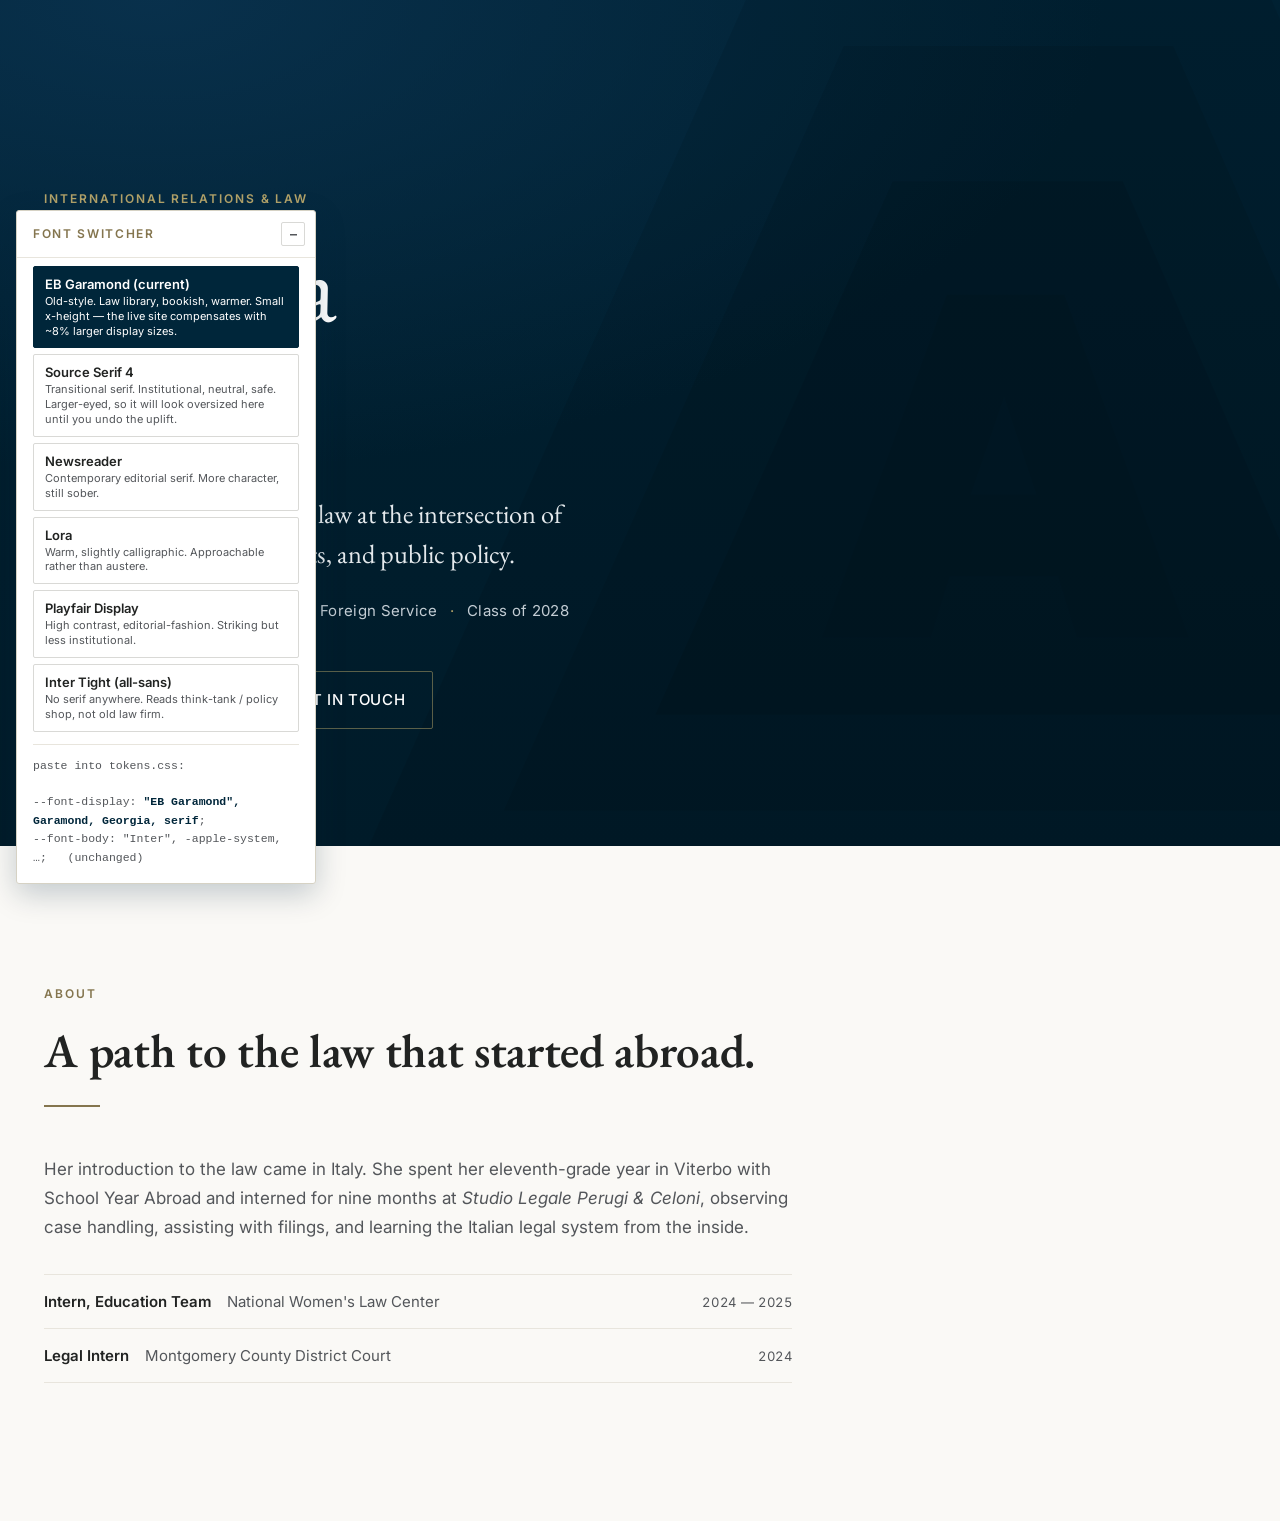
<file: ameara-smith-site/_fonts.html>
<!DOCTYPE html>
<html lang="en" class="js">
<head>
<meta charset="utf-8">
<meta name="viewport" content="width=device-width, initial-scale=1">
<title>Font switcher — dev only</title>

<!-- =============================================================
     DEV TOOL — not part of the site. Delete _fonts.html before deploying.

     Real stylesheets, real hero, real section heading, real body copy.
     Click a pairing, look at it, then paste the two lines it prints into
     the TYPEFACES block in tokens.css.

     Panel is bottom-left, draggable, collapsible, and H hides it.
============================================================= -->

<link rel="preconnect" href="https://fonts.googleapis.com">
<link rel="preconnect" href="https://fonts.gstatic.com" crossorigin>
<link rel="stylesheet" href="https://fonts.googleapis.com/css2?family=EB+Garamond:wght@400..800&family=Inter:wght@100..900&family=Inter+Tight:wght@100..900&family=Lora:wght@400..700&family=Newsreader:opsz,wght@6..72,200..800&family=Playfair+Display:wght@400..900&family=Source+Serif+4:opsz,wght@8..60,200..900&display=swap">
<link rel="stylesheet" href="assets/css/tokens.css">
<link rel="stylesheet" href="assets/css/styles.css">

<style>
  .panel {
    position: fixed; z-index: 999; left: 16px; bottom: 16px; width: 300px;
    background: #fff; border: 1px solid #D6D2C4; border-radius: 3px;
    font: 13px/1.5 Inter, system-ui, sans-serif; color: #212322;
    box-shadow: 0 10px 30px rgba(0,38,58,.22); user-select: none;
  }
  .panel.is-hidden { display: none; }
  .panel__bar {
    display: flex; align-items: center; justify-content: space-between; gap: 8px;
    padding: 11px 10px 11px 16px; cursor: grab; border-bottom: 1px solid #E8E5DD;
  }
  .panel__bar:active { cursor: grabbing; }
  .panel h2 { font: 600 12px/1 Inter, sans-serif; letter-spacing: .14em;
              text-transform: uppercase; color: #84754E; margin: 0; }
  .panel__toggle { border: 1px solid #D9D9D6; background: #fff; border-radius: 2px;
    width: 24px; height: 24px; line-height: 1; cursor: pointer;
    font: 600 14px Inter, sans-serif; color: #53565A; flex: none; }
  .panel__body { padding: 8px 16px 16px; }
  .panel.is-collapsed .panel__body { display: none; }
  .panel.is-collapsed .panel__bar { border-bottom: 0; }

  .opt {
    display: block; width: 100%; text-align: left; cursor: pointer;
    border: 1px solid #D9D9D6; background: #fff; border-radius: 2px;
    padding: 9px 11px; margin-bottom: 6px;
  }
  .opt[aria-pressed="true"] { border-color: #00263A; background: #00263A; }
  .opt[aria-pressed="true"] .opt__n,
  .opt[aria-pressed="true"] .opt__d { color: #fff; }
  .opt__n { display: block; font: 600 13px Inter, sans-serif; color: #212322; }
  .opt__d { display: block; font: 11px/1.35 Inter, sans-serif; color: #53565A; margin-top: 2px; }

  .readout { margin-top: 12px; padding-top: 12px; border-top: 1px solid #E8E5DD;
    font: 11.5px/1.6 ui-monospace, SFMono-Regular, Menlo, monospace;
    color: #53565A; white-space: pre-wrap; word-break: break-word; }
  .readout b { color: #00263A; }
  .hint { position: fixed; z-index: 999; left: 16px; bottom: 16px;
          font: 11px Inter, sans-serif; color: #53565A; }
</style>
</head>
<body class="is-loaded">

<p class="hint" id="hint">press H to show the switcher</p>

<div class="panel" id="panel">
 <div class="panel__bar" id="bar">
  <h2>Font switcher</h2>
  <button class="panel__toggle" id="collapse" type="button" title="Collapse">–</button>
 </div>
 <div class="panel__body">
  <div id="opts"></div>
  <div class="readout" id="out"></div>
 </div>
</div>

<section class="hero on-navy" id="top">
  <svg class="hero__monogram" viewBox="0 0 1703 864"
       preserveAspectRatio="xMaxYMid slice" aria-hidden="true" focusable="false">
    <g class="hero__monogram-ink">
      <path fill-opacity=".25" d="M1199.38 -94H1653L2114 957H731L1199.38 -94Z"/>
      <path fill-opacity=".35" d="M1257.47 47H1594L1936 828H910L1257.47 47Z"/>
      <path fill-opacity=".5"  d="M1307.49 185H1542.33L1781 730H1065L1307.49 185Z"/>
      <path fill-opacity=".6"  d="M1235.23 651L1362.73 301H1482.73L1609.73 651H1495.73L1476.23 588.5H1365.73L1346.23 651H1235.23ZM1387.23 505H1454.23L1421.23 405L1387.23 505Z"/>
    </g>
  </svg>
  <div class="container">
    <div class="hero__inner">
      <p class="hero__kicker">International Relations &amp; Law</p>
      <h1 class="hero__name">
        <span class="line"><span class="line__inner">Ameara</span></span>
        <span class="line"><span class="line__inner">Smith</span></span>
      </h1>
      <hr class="hero__rule">
      <p class="hero__tagline">
        Working toward a career in law at the intersection of gender justice,
        human rights, and public policy.
      </p>
      <p class="hero__affil">
        Georgetown University <span>·</span> School of Foreign Service <span>·</span> Class of 2028
      </p>
      <div class="hero__actions">
        <a class="btn btn--solid" href="#">View experience</a>
        <a class="btn btn--ghost" href="#">Get in touch</a>
      </div>
    </div>
  </div>
</section>

<section class="section">
  <div class="container">
    <div class="section-head">
      <span class="eyebrow">About</span>
      <h2>A path to the law that started abroad.</h2>
      <hr class="rule is-visible">
    </div>
    <p>
      Her introduction to the law came in Italy. She spent her eleventh-grade year
      in Viterbo with School Year Abroad and interned for nine months at
      <em>Studio Legale Perugi &amp; Celoni</em>, observing case handling, assisting
      with filings, and learning the Italian legal system from the inside.
    </p>
    <ul class="compact" style="margin-top:2rem;max-width:68ch">
      <li><span class="r">Intern, Education Team</span> <span class="o">National Women's Law Center</span> <span class="d tnum">2024 — 2025</span></li>
      <li><span class="r">Legal Intern</span> <span class="o">Montgomery County District Court</span> <span class="d tnum">2024</span></li>
    </ul>
  </div>
</section>

<script>
(function () {
  var PAIRS = [
    { n: 'EB Garamond  (current)', d: 'Old-style. Law library, bookish, warmer. Small x-height — the live site compensates with ~8% larger display sizes.',
      f: '"EB Garamond", Garamond, Georgia, serif' },
    { n: 'Source Serif 4', d: 'Transitional serif. Institutional, neutral, safe. Larger-eyed, so it will look oversized here until you undo the uplift.',
      f: '"Source Serif 4", "Source Serif Pro", Georgia, serif' },
    { n: 'Newsreader', d: 'Contemporary editorial serif. More character, still sober.',
      f: '"Newsreader", Georgia, serif' },
    { n: 'Lora', d: 'Warm, slightly calligraphic. Approachable rather than austere.',
      f: '"Lora", Georgia, serif' },
    { n: 'Playfair Display', d: 'High contrast, editorial-fashion. Striking but less institutional.',
      f: '"Playfair Display", Georgia, serif' },
    { n: 'Inter Tight  (all-sans)', d: 'No serif anywhere. Reads think-tank / policy shop, not old law firm.',
      f: '"Inter Tight", Inter, system-ui, sans-serif' }
  ];

  var root = document.documentElement, out = document.getElementById('out');
  var wrap = document.getElementById('opts'), active = 0;

  PAIRS.forEach(function (p, i) {
    var b = document.createElement('button');
    b.type = 'button'; b.className = 'opt';
    b.setAttribute('aria-pressed', String(i === 0));
    b.innerHTML = '<span class="opt__n"></span><span class="opt__d"></span>';
    b.querySelector('.opt__n').textContent = p.n;
    b.querySelector('.opt__d').textContent = p.d;
    b.addEventListener('click', function () { active = i; render(); });
    wrap.appendChild(b);
  });

  function render() {
    var p = PAIRS[active];
    root.style.setProperty('--font-display', p.f);
    [].forEach.call(wrap.children, function (b, i) {
      b.setAttribute('aria-pressed', String(i === active));
    });
    out.innerHTML = 'paste into tokens.css:\n\n--font-display: <b>' + p.f
      .replace(/&/g, '&amp;').replace(/</g, '&lt;') + '</b>;\n'
      + '--font-body: "Inter", -apple-system, …;   (unchanged)';
  }
  render();

  // panel: drag / collapse / H to hide  (same behaviour as _tuner.html)
  var panel = document.getElementById('panel'), bar = document.getElementById('bar');
  var hint = document.getElementById('hint');
  var store = {
    get: function () { try { return JSON.parse(localStorage.fontpanel || '{}'); } catch (e) { return {}; } },
    set: function (o) { try { localStorage.fontpanel = JSON.stringify(o); } catch (e) {} }
  };
  function apply(st) {
    panel.classList.toggle('is-collapsed', !!st.collapsed);
    panel.classList.toggle('is-hidden', !!st.hidden);
    hint.style.display = st.hidden ? '' : 'none';
    document.getElementById('collapse').textContent = st.collapsed ? '+' : '–';
    if (st.left != null) { panel.style.left = st.left + 'px'; panel.style.top = st.top + 'px'; panel.style.bottom = 'auto'; }
  }
  var state = store.get(); apply(state);
  document.getElementById('collapse').addEventListener('click', function () {
    state.collapsed = !state.collapsed; store.set(state); apply(state);
  });
  document.addEventListener('keydown', function (e) {
    if ((e.key === 'h' || e.key === 'H') && !/^(INPUT|TEXTAREA)$/.test(document.activeElement.tagName)) {
      state.hidden = !state.hidden; store.set(state); apply(state);
    }
  });
  var drag = null;
  bar.addEventListener('pointerdown', function (e) {
    if (e.target.closest('.panel__toggle')) return;
    var r = panel.getBoundingClientRect();
    drag = { dx: e.clientX - r.left, dy: e.clientY - r.top };
    bar.setPointerCapture(e.pointerId);
  });
  bar.addEventListener('pointermove', function (e) {
    if (!drag) return;
    state.left = Math.max(0, Math.min(innerWidth - panel.offsetWidth, e.clientX - drag.dx));
    state.top  = Math.max(0, Math.min(innerHeight - panel.offsetHeight, e.clientY - drag.dy));
    apply(state);
  });
  bar.addEventListener('pointerup', function () { drag = null; store.set(state); });
})();
</script>
</body>
</html>
</file>
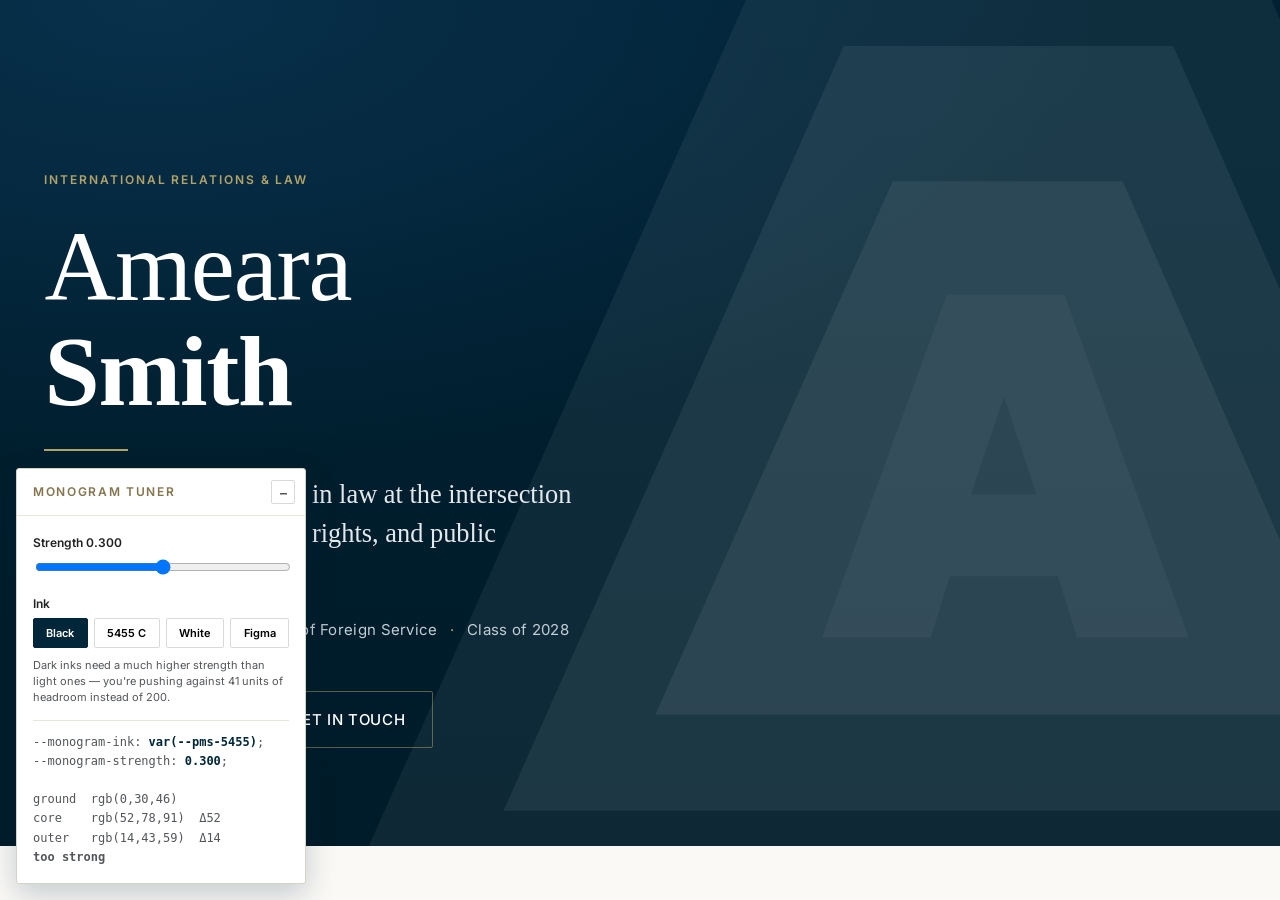
<file: ameara-smith-site/_tuner.html>
<!DOCTYPE html>
<html lang="en" class="js">
<head>
<meta charset="utf-8">
<meta name="viewport" content="width=device-width, initial-scale=1">
<title>Monogram tuner — dev only</title>

<!-- =============================================================
     DEV TOOL — not part of the site. Delete _tuner.html before deploying.

     Loads the REAL tokens.css + styles.css and the REAL hero markup, so what
     you see here is exactly what the page does. Drag the slider until the
     monogram looks right with her name on top of it, then copy the two
     values it prints into tokens.css.
============================================================= -->

<link rel="preconnect" href="https://fonts.googleapis.com">
<link rel="preconnect" href="https://fonts.gstatic.com" crossorigin>
<link rel="stylesheet" href="https://fonts.googleapis.com/css2?family=Inter:wght@100..900&family=Source+Serif+4:opsz,wght@8..60,200..900&display=swap">
<link rel="stylesheet" href="assets/css/tokens.css">
<link rel="stylesheet" href="assets/css/styles.css">

<style>
  /* Bottom-LEFT by default: the monogram is anchored to the right edge, so
     anything parked over there covers the exact thing you're judging.
     Drag it by the title bar, collapse with the button, or hide the whole
     thing with the H key. Position and state persist in localStorage. */
  .panel {
    position: fixed; z-index: 999; left: 16px; bottom: 16px; width: 290px;
    background: #fff; border: 1px solid #D6D2C4; border-radius: 3px;
    font: 13px/1.5 Inter, system-ui, sans-serif; color: #212322;
    box-shadow: 0 10px 30px rgba(0,38,58,.22);
    user-select: none;
  }
  .panel.is-hidden { display: none; }
  .panel__bar {
    display: flex; align-items: center; justify-content: space-between;
    gap: 8px; padding: 11px 10px 11px 16px; cursor: grab;
    border-bottom: 1px solid #E8E5DD;
  }
  .panel__bar:active { cursor: grabbing; }
  .panel h2 { font: 600 12px/1 Inter, sans-serif; letter-spacing: .14em;
               text-transform: uppercase; color: #84754E; margin: 0; }
  .panel__toggle {
    border: 1px solid #D9D9D6; background: #fff; border-radius: 2px;
    width: 24px; height: 24px; line-height: 1; cursor: pointer;
    font: 600 14px Inter, sans-serif; color: #53565A; flex: none;
  }
  .panel__body { padding: 4px 16px 16px; }
  .panel.is-collapsed .panel__body { display: none; }
  .panel.is-collapsed .panel__bar { border-bottom: 0; }
  .hint {
    position: fixed; z-index: 999; left: 16px; bottom: 16px;
    font: 11px Inter, sans-serif; color: rgba(195,205,212,.5);
  }
  .panel label { display: block; margin: 14px 0 5px; font-weight: 600; font-size: 12px; }
  .panel input[type=range] { width: 100%; }
  .swatches { display: flex; gap: 6px; flex-wrap: wrap; }
  .swatches button {
    flex: 1 1 auto; padding: 7px 4px; font: 600 11px Inter, sans-serif;
    border: 1px solid #D9D9D6; background: #fff; border-radius: 2px; cursor: pointer;
  }
  .swatches button[aria-pressed="true"] { border-color: #00263A; background: #00263A; color: #fff; }
  .readout {
    margin-top: 14px; padding-top: 12px; border-top: 1px solid #E8E5DD;
    font: 12px/1.6 ui-monospace, SFMono-Regular, Menlo, monospace; color: #53565A;
    white-space: pre-wrap; word-break: break-all;
  }
  .readout b { color: #00263A; }
  .delta { font-weight: 600; }
</style>
</head>
<body class="is-loaded">

<p class="hint" id="hint">press H to show the tuner</p>

<div class="panel" id="panel">
 <div class="panel__bar" id="bar">
  <h2>Monogram tuner</h2>
  <button class="panel__toggle" id="collapse" type="button" title="Collapse">–</button>
 </div>
 <div class="panel__body">

  <label for="strength">Strength <span id="sVal">0.300</span></label>
  <input type="range" id="strength" min="0" max="0.6" step="0.005" value="0.30">

  <label>Ink</label>
  <div class="swatches">
    <button data-ink="#000000" data-hex="#000000" aria-pressed="true">Black</button>
    <button data-ink="var(--pms-5455)" data-hex="#BFCED6" aria-pressed="false">5455 C</button>
    <button data-ink="#FFFFFF" data-hex="#FFFFFF" aria-pressed="false">White</button>
    <button data-ink="#001C2C" data-hex="#001C2C" aria-pressed="false">Figma</button>
  </div>

  <p style="margin:10px 0 0;font-size:11px;color:#53565A;line-height:1.45">
    Dark inks need a much higher strength than light ones — you're pushing
    against 41 units of headroom instead of 200.
  </p>

  <div class="readout" id="out"></div>
 </div>
</div>

<!-- ---- the real hero, copied verbatim from index.html ---- -->
<section class="hero on-navy" id="top">
  <svg class="hero__monogram" viewBox="0 0 1703 864"
       preserveAspectRatio="xMaxYMid slice" aria-hidden="true" focusable="false">
    <g class="hero__monogram-ink">
      <path fill-opacity=".25" d="M1199.38 -94H1653L2114 957H731L1199.38 -94Z"/>
      <path fill-opacity=".35" d="M1257.47 47H1594L1936 828H910L1257.47 47Z"/>
      <path fill-opacity=".5"  d="M1307.49 185H1542.33L1781 730H1065L1307.49 185Z"/>
      <path fill-opacity=".6"  d="M1235.23 651L1362.73 301H1482.73L1609.73 651H1495.73L1476.23 588.5H1365.73L1346.23 651H1235.23ZM1387.23 505H1454.23L1421.23 405L1387.23 505Z"/>
    </g>
  </svg>

  <div class="container">
    <div class="hero__inner">
      <p class="hero__kicker hero__fade" style="--d:0">International Relations &amp; Law</p>
      <h1 class="hero__name">
        <span class="line"><span class="line__inner" style="--d:0">Ameara</span></span>
        <span class="line"><span class="line__inner" style="--d:1">Smith</span></span>
      </h1>
      <hr class="hero__rule">
      <p class="hero__tagline hero__fade" style="--d:1">
        Working toward a career in law at the intersection of gender justice,
        human rights, and public policy.
      </p>
      <p class="hero__affil hero__fade" style="--d:2">
        Georgetown University <span>·</span> School of Foreign Service <span>·</span> Class of 2028
      </p>
      <div class="hero__actions hero__fade" style="--d:3">
        <a class="btn btn--solid" href="#">View experience</a>
        <a class="btn btn--ghost" href="#">Get in touch</a>
      </div>
    </div>
  </div>
</section>

<script>
(function () {
  var root = document.documentElement;
  var slider = document.getElementById('strength');
  var sVal = document.getElementById('sVal');
  var out = document.getElementById('out');
  var ink = 'var(--pms-5455)', inkHex = '#BFCED6';

  // Ground colour under the monogram, composited from the hero's own
  // background + ::before gradient at roughly x 85% / y 50%.
  var GROUND = [0, 30, 46];
  // All four shapes stacked inside the group, before group opacity.
  var COMBINED = 1 - (1 - .25) * (1 - .35) * (1 - .5) * (1 - .6);

  function hex2rgb(h) {
    h = h.replace('#', '');
    return [0, 2, 4].map(function (i) { return parseInt(h.substr(i, 2), 16); });
  }
  function over(fg, a, bg) {
    return fg.map(function (c, i) { return Math.round(a * c + (1 - a) * bg[i]); });
  }
  function maxDelta(a, b) {
    return Math.max.apply(null, a.map(function (c, i) { return Math.abs(c - b[i]); }));
  }

  function render() {
    var s = parseFloat(slider.value);
    root.style.setProperty('--monogram-strength', s);
    root.style.setProperty('--monogram-ink', ink);
    sVal.textContent = s.toFixed(3);

    var rgb = hex2rgb(inkHex);
    var core = over(rgb, COMBINED * s, GROUND);
    var outer = over(rgb, 0.25 * s, GROUND);
    var dCore = maxDelta(core, GROUND), dOuter = maxDelta(outer, GROUND);

    // Roughly where the reference sat. Under ~4 and it vanishes on cheaper
    // screens; over ~16 and it stops reading as texture.
    var verdict = dCore < 4 ? 'too faint'
                : dCore > 16 ? 'too strong'
                : 'in range';

    out.innerHTML =
      '--monogram-ink: <b>' + ink + '</b>;\n' +
      '--monogram-strength: <b>' + s.toFixed(3) + '</b>;\n\n' +
      'ground  rgb(' + GROUND.join(',') + ')\n' +
      'core    rgb(' + core.join(',') + ')  Δ' + dCore + '\n' +
      'outer   rgb(' + outer.join(',') + ')  Δ' + dOuter + '\n' +
      '<span class="delta">' + verdict + '</span>';
  }

  slider.addEventListener('input', render);

  [].forEach.call(document.querySelectorAll('.swatches button'), function (b) {
    b.addEventListener('click', function () {
      [].forEach.call(document.querySelectorAll('.swatches button'), function (o) {
        o.setAttribute('aria-pressed', String(o === b));
      });
      ink = b.dataset.ink;
      inkHex = b.dataset.hex;
      render();
    });
  });

  render();

  /* --- Get out of the way -------------------------------------------------
     Drag by the title bar, collapse with the button, hide entirely with H.
     State persists so it stops re-covering things on every reload.        */
  var panel = document.getElementById('panel');
  var bar = document.getElementById('bar');
  var hint = document.getElementById('hint');
  var store = {
    get: function () { try { return JSON.parse(localStorage.tuner || '{}'); } catch (e) { return {}; } },
    set: function (o) { try { localStorage.tuner = JSON.stringify(o); } catch (e) {} }
  };

  function apply(st) {
    panel.classList.toggle('is-collapsed', !!st.collapsed);
    panel.classList.toggle('is-hidden', !!st.hidden);
    hint.style.display = st.hidden ? '' : 'none';
    document.getElementById('collapse').textContent = st.collapsed ? '+' : '–';
    if (st.left != null) {
      panel.style.left = st.left + 'px';
      panel.style.top = st.top + 'px';
      panel.style.bottom = 'auto';
    }
  }
  var state = store.get();
  apply(state);

  document.getElementById('collapse').addEventListener('click', function () {
    state.collapsed = !state.collapsed; store.set(state); apply(state);
  });

  document.addEventListener('keydown', function (e) {
    if (e.key === 'h' || e.key === 'H') {
      if (/^(INPUT|TEXTAREA)$/.test(document.activeElement.tagName)) return;
      state.hidden = !state.hidden; store.set(state); apply(state);
    }
  });

  var drag = null;
  bar.addEventListener('pointerdown', function (e) {
    if (e.target.closest('.panel__toggle')) return;
    var r = panel.getBoundingClientRect();
    drag = { dx: e.clientX - r.left, dy: e.clientY - r.top };
    bar.setPointerCapture(e.pointerId);
  });
  bar.addEventListener('pointermove', function (e) {
    if (!drag) return;
    var w = panel.offsetWidth, h = panel.offsetHeight;
    // clamp so it can never be dragged off-screen and lost
    state.left = Math.max(0, Math.min(innerWidth - w, e.clientX - drag.dx));
    state.top  = Math.max(0, Math.min(innerHeight - h, e.clientY - drag.dy));
    apply(state);
  });
  bar.addEventListener('pointerup', function () { drag = null; store.set(state); });
})();
</script>
</body>
</html>
</file>
<file: ameara-smith-site/assets/css/tokens.css>
/* ============================================================================
   TOKENS.CSS  —  THE BRAND FILE
   ----------------------------------------------------------------------------
   This is the only file you need to touch to re-skin the entire site.
   Change a value here and every component updates. Nothing else hardcodes
   a colour, a font, or a size.

   PALETTE: "Counsel" — a Pantone-anchored system.

   Anchors below are the published hex conversions of real Pantone Coated
   colours. The "paper", "hover" and "line" values are tints/shades derived
   from those anchors (Pantone spot colours have no exact digital equivalent,
   so derived steps are the honest way to build a screen ramp).

     PANTONE 539 C        #00263A   Ink Navy      primary / authority
     PANTONE 419 C        #212322   Graphite      headline text
     PANTONE Cool Gray 11 #53565A   Slate         body & secondary text
     PANTONE Cool Gray 1  #D9D9D6   Ash           hairlines on cool grounds
     PANTONE 4515 C       #B3A369   Old Gold      accent ON NAVY only
     PANTONE 871 C        #84754E   Antique Gold  accent ON PAPER only
     PANTONE 7527 C       #D6D2C4   Parchment     warm rules & dividers
     PANTONE 5455 C       #BFCED6   Pale Blue     quiet fills

   WHY TWO GOLDS — this is the part worth not breaking:
     #B3A369 on white is only 2.51:1 → fails WCAG AA, unreadable.
     #B3A369 on Ink Navy is  6.24:1 → passes AA comfortably.
     #84754E on paper white is 4.53:1 → passes AA for body text.
   So gold-on-dark and gold-on-light are deliberately different swatches.
   If you swap one, re-check it at https://webaim.org/resources/contrastchecker/
============================================================================ */

:root {
  /* ---- 1. RAW PANTONE ANCHORS -------------------------------------------
     Don't reference these directly in components. Use the semantic names
     in section 2 instead, so a rebrand is a six-line edit.               */
  --pms-539:      #00263A;
  --pms-419:      #212322;
  --pms-cool-11:  #53565A;
  --pms-cool-1:   #D9D9D6;
  --pms-4515:     #B3A369;
  --pms-871:      #84754E;
  --pms-7527:     #D6D2C4;
  --pms-5455:     #BFCED6;

  /* Derived steps (tints & shades of the anchors above) */
  --navy-deep:    #001B29;  /* 539 C shaded ~25% — footer, hero base       */
  --navy-raised:  #0A3350;  /* 539 C tinted ~12% — cards on navy, hovers   */
  --paper:        #FAF9F6;  /* 7527 C at ~12% tint — page ground           */
  --paper-raised: #FFFFFF;  /* pure white — cards lifting off the paper    */
  --gold-soft:    #C9BC8C;  /* 4515 C tinted ~20% — hover state on navy    */

  /* ---- 2. SEMANTIC COLOUR ROLES -----------------------------------------
     Components only ever use these. Rebrand = change this block.        */
  --c-bg:              var(--paper);
  --c-bg-raised:       var(--paper-raised);
  --c-bg-inverse:      var(--pms-539);
  --c-bg-inverse-deep: var(--navy-deep);
  --c-bg-inverse-up:   var(--navy-raised);

  --c-heading:         var(--pms-419);
  --c-body:            var(--pms-cool-11);
  --c-heading-inverse: #FFFFFF;
  --c-body-inverse:    #C3CDD4;   /* 5455 C shaded — 8.2:1 on Ink Navy    */

  --c-accent:          var(--pms-871);    /* gold on light grounds        */
  --c-accent-inverse:  var(--pms-4515);   /* gold on navy grounds         */
  --c-accent-hover:    var(--gold-soft);

  --c-line:            var(--pms-7527);   /* dividers on paper            */
  --c-line-soft:       #E8E5DD;           /* 7527 C at ~35% — faint rules */
  --c-line-inverse:    rgba(179, 163, 105, 0.28);

  --c-focus:           var(--pms-871);
  --c-focus-inverse:   var(--pms-4515);

  /* ---- 3. TYPEFACES ------------------------------------------------------
     EB Garamond — old-style serif. Bookish and traditional; the law-library
                   register rather than the corporate-firm one.
     Inter       — neutral UI sans for body, labels, navigation.
     Both carry full fallback stacks so the page still reads correctly if
     Google Fonts is blocked or offline.

     ⚠ If you swap the display face, re-check section 4. EB Garamond has a
     noticeably smaller x-height than most serifs, so the display sizes below
     are set ~8% larger and the tracking is looser than they'd be for, say,
     Source Serif 4. Change the font without changing those and headings will
     look undersized and cramped.                                         */
  --font-display: "EB Garamond", Garamond, Georgia,
                  "Times New Roman", Times, serif;
  --font-body:    "Inter", -apple-system, BlinkMacSystemFont, "Segoe UI",
                  Roboto, Helvetica, Arial, sans-serif;

  /* ---- 4. TYPE SCALE -----------------------------------------------------
     Fluid via clamp(): min / preferred(viewport-relative) / max.
     No media queries needed — it scales smoothly from 320px to 1600px.  */
  /* Display sizes carry an ~8% uplift for EB Garamond's small x-height.
     Divide back out if you move to a larger-eyed serif. */
  --t-hero:    clamp(2.95rem, 1.72rem + 5.6vw, 6.5rem);
  --t-h2:      clamp(1.9rem, 1.35rem + 2.27vw, 2.95rem);
  --t-h3:      clamp(1.22rem, 1.06rem + 0.64vw, 1.48rem);
  --t-lead:    clamp(1.05rem, 0.97rem + 0.42vw, 1.3rem);
  --t-body:    1.0625rem;   /* 17px — comfortable long-form reading       */
  --t-small:   0.9375rem;
  --t-label:   0.75rem;     /* eyebrows / kickers, always letterspaced    */

  --lh-tight:  1.06;
  --lh-snug:   1.28;
  --lh-body:   1.72;        /* generous — this is a text-led site         */

  /* Old-style serifs are already narrow and tightly fitted, so they need far
     less negative tracking than a transitional face. These are deliberately
     looser than the -0.022 / -0.014 that suited Source Serif 4. */
  --ls-hero:   -0.012em;
  --ls-h2:     -0.007em;
  --ls-label:  0.16em;      /* small caps need lots of air                */

  /* ---- 5. SPACING (8px base) -------------------------------------------- */
  --s-1:  0.5rem;
  --s-2:  1rem;
  --s-3:  1.5rem;
  --s-4:  2rem;
  --s-5:  3rem;
  --s-6:  4rem;
  --s-7:  6rem;
  --s-section: clamp(4.5rem, 3rem + 7vw, 9rem);  /* vertical section rhythm */

  /* ---- 6. LAYOUT --------------------------------------------------------- */
  /* Outer container. This is what sets the left edge of everything — the
     container is centred, so a narrower page pushes content further in.
     Raised from 1180px because the hero was sitting too far right on wide
     screens. Only affects viewports above ~1440px; below that the gutter
     governs and nothing moves. Prose stays readable regardless because
     --w-text caps the measure independently. */
  --w-page:   1340px;   /* outer container                                  */
  --w-text:   68ch;     /* max measure for prose — never let lines run wide */
  --w-narrow: 780px;
  --gutter:   clamp(1.25rem, 0.7rem + 2.6vw, 3rem);
  --header-h: 72px;

  /* ---- 7. MOTION ---------------------------------------------------------
     Tuned deliberately slow and generous — longer durations, more travel,
     wider stagger. This is a bigger, more cinematic feel than the tighter
     150–400ms band Nielsen Norman Group recommends for scroll reveals; the
     tradeoff is that fast scrollers can outrun the animation and see content
     still arriving. Dial --dur-reveal and --reveal-lift down together if it
     ever starts to feel sluggish rather than considered.

     Everything here is switched off under prefers-reduced-motion.

     INTERACTION speeds (--dur-fast / --dur-base) are deliberately NOT slowed.
     Hovers and menu toggles are feedback, not choreography — stretch those
     and the site feels laggy rather than elegant.                        */
  --dur-fast:   160ms;   /* hover feedback — keep snappy                   */
  --dur-base:   260ms;   /* menus, header state — keep snappy              */
  --dur-reveal: 1000ms;  /* scroll reveals                                 */

  /* Expo-out. Quick departure, long graceful settle — reads as weight and
     deliberation. Much more pronounced than a standard ease-out. */
  --ease-out:   cubic-bezier(0.16, 1, 0.30, 1);
  --ease-soft:  cubic-bezier(0.4, 0.0, 0.2, 1);

  --reveal-lift: 34px;   /* how far elements travel up                     */
  --stagger:     115ms;  /* delay between sibling reveals                  */

  /* ---- 8. HERO MONOGRAM --------------------------------------------------
     The oversized "A" behind the hero. Geometry lives in the inline <svg>
     in index.html; these two values control how it reads.

       --monogram-ink       the colour of the shapes
       --monogram-strength  overall intensity (a multiplier — the four shapes
                            keep their relative weights of .25/.35/.5/.6)

     The four shapes are nested, so each one deepens the tone toward the
     centre. With a DARK ink each nested shape reads darker than the last
     (debossed, as drawn in Figma); with a LIGHT ink the stack runs the other
     way. Same geometry either way — only the direction changes.

     The hero's ground under the monogram runs #002031 at the top of the
     section to #001B29 at the bottom. Measured against that, the densest
     overlap moves the pixel by:

       black          @ 0.30   Δ13 top / Δ11 bottom  ← default, debossed
       PANTONE 5455 C @ 0.07   Δ12 / Δ12             raised instead of recessed
       white          @ 0.05   Δ12 / Δ12             same weight, but
                                                     desaturates navy to grey
       #001C2C        @ 0.60   Δ3  / Δ1              the raw Figma values.
                                                     Invisible — that artboard
                                                     was #022437, much lighter
                                                     than the real hero here.

     Black is the safest dark: scaling all channels down preserves the navy
     hue, where white flattens it toward grey.

     --monogram-strength scales all four shapes at once; they keep their
     relative weights (.25 / .35 / .5 / .6). Lower it for subtler.
     Use _tuner.html to judge it against the real hero.
  ------------------------------------------------------------------------ */
  --monogram-ink:      #000000;
  --monogram-strength: 0.30;

  /* ---- 9. MISC ----------------------------------------------------------- */
  --radius:      2px;    /* near-square. Rounded corners read casual.      */
  --radius-img:  3px;
  --rule:        1px;
  --shadow-nav:  0 1px 0 var(--c-line), 0 8px 28px rgba(0, 38, 58, 0.06);
}
</file>
<file: ameara-smith-site/assets/css/styles.css>
/* ============================================================================
   STYLES.CSS  —  layout & components
   ----------------------------------------------------------------------------
   Every colour / size / duration here comes from tokens.css.
   If you want to change how the site LOOKS, edit tokens.css first.
   Edit this file when you want to change how the site is LAID OUT.

   Contents
     01  Reset & base
     02  Typography primitives
     03  Layout helpers
     04  Motion — the reveal system
     05  Header & navigation
     06  Hero
     07  Section furniture
     08  About
     09  Focus cards
     10  Experience timeline
     11  Education & credentials
     12  Service list
     13  Contact
     14  Footer
     15  Buttons & links
     16  Print
============================================================================ */

/* ---------------------------------------------------------------------------
   01  RESET & BASE
--------------------------------------------------------------------------- */
*,
*::before,
*::after { box-sizing: border-box; }

html {
  -webkit-text-size-adjust: 100%;
  scroll-behavior: smooth;
}

body {
  margin: 0;
  background: var(--c-bg);
  color: var(--c-body);
  font-family: var(--font-body);
  font-size: var(--t-body);
  line-height: var(--lh-body);
  font-weight: 400;
  -webkit-font-smoothing: antialiased;
  -moz-osx-font-smoothing: grayscale;
  text-rendering: optimizeLegibility;
  overflow-x: hidden;
}

img { max-width: 100%; height: auto; display: block; }

::selection {
  background: var(--pms-539);
  color: #fff;
}

/* Visible keyboard focus everywhere. Never remove this. */
:focus-visible {
  outline: 2px solid var(--c-focus);
  outline-offset: 3px;
  border-radius: 1px;
}
.on-navy :focus-visible { outline-color: var(--c-focus-inverse); }

.skip-link {
  position: absolute;
  left: var(--s-2);
  top: -100%;
  z-index: 200;
  padding: var(--s-1) var(--s-2);
  background: var(--pms-539);
  color: #fff;
  font-size: var(--t-small);
  text-decoration: none;
  transition: top var(--dur-fast) var(--ease-out);
}
.skip-link:focus { top: var(--s-2); }

.visually-hidden {
  position: absolute;
  width: 1px; height: 1px;
  margin: -1px; padding: 0;
  overflow: hidden;
  clip: rect(0 0 0 0);
  white-space: nowrap;
  border: 0;
}

/* ---------------------------------------------------------------------------
   02  TYPOGRAPHY PRIMITIVES
--------------------------------------------------------------------------- */
h1, h2, h3, h4 {
  font-family: var(--font-display);
  color: var(--c-heading);
  font-weight: 600;
  margin: 0;
  text-wrap: balance;      /* stops orphan words on headlines */
}

h2 {
  font-size: var(--t-h2);
  line-height: var(--lh-snug);
  letter-spacing: var(--ls-h2);
}

h3 {
  font-size: var(--t-h3);
  line-height: 1.34;
  letter-spacing: -0.006em;
}

p { margin: 0 0 var(--s-2); max-width: var(--w-text); }
p:last-child { margin-bottom: 0; }

/* The small letterspaced caps used above every section heading. */
.eyebrow {
  display: block;
  font-family: var(--font-body);
  font-size: var(--t-label);
  font-weight: 600;
  letter-spacing: var(--ls-label);
  text-transform: uppercase;
  color: var(--c-accent);
  margin: 0 0 var(--s-2);
}
.on-navy .eyebrow { color: var(--c-accent-inverse); }

.lead {
  font-size: var(--t-lead);
  line-height: 1.62;
  color: var(--c-heading);
  font-weight: 400;
}

.meta {
  font-size: var(--t-small);
  color: var(--c-body);
  letter-spacing: 0.005em;
}

/* Numerals in dates/tables should align in columns. */
.tnum { font-variant-numeric: tabular-nums; }

/* ---------------------------------------------------------------------------
   03  LAYOUT HELPERS
--------------------------------------------------------------------------- */
.container {
  width: 100%;
  max-width: var(--w-page);
  margin-inline: auto;
  padding-inline: var(--gutter);
}

.section {
  padding-block: var(--s-section);
  scroll-margin-top: var(--header-h);   /* so anchors clear the fixed header */
  position: relative;
}

/* Hairline between sections on paper. */
.section + .section { border-top: var(--rule) solid var(--c-line-soft); }

.on-navy {
  background: var(--c-bg-inverse);
  color: var(--c-body-inverse);
  border-top: 0 !important;
}
.on-navy h2,
.on-navy h3 { color: var(--c-heading-inverse); }

/* ---------------------------------------------------------------------------
   04  MOTION — THE REVEAL SYSTEM
   ---------------------------------------------------------------------------
   Design rules being followed here (Nielsen Norman Group, scroll-fading):
     · reveal ONCE, never re-hide on scroll-up  (JS unobserves after firing)
     · short travel — 14px, not 60px
     · one thing at a time — siblings stagger by 70ms, capped at 6 steps
     · reduced travel on small screens (NN/g advises against heavy mobile fades)
     · fully disabled under prefers-reduced-motion

   Usage:  add  data-reveal  to any element.
           add  data-reveal-group  to a parent to auto-stagger its children.
--------------------------------------------------------------------------- */

/* `.js` is set by main.js. Without JS everything is simply visible —
   the page must never depend on script to show its content. */
.js [data-reveal] {
  opacity: 0;
  transform: translate3d(0, var(--reveal-lift), 0);
  transition:
    opacity   var(--dur-reveal) var(--ease-out),
    transform var(--dur-reveal) var(--ease-out);
  transition-delay: calc(var(--d, 0) * var(--stagger));
  will-change: opacity, transform;
}

.js [data-reveal].is-visible {
  opacity: 1;
  transform: none;
  will-change: auto;
}

/* The gold hairline that draws itself in. Used under section headings. */
.rule {
  display: block;
  width: 56px;
  height: 2px;
  background: var(--c-accent);
  border: 0;
  margin: var(--s-3) 0 0;
  transform-origin: left center;
}
.on-navy .rule { background: var(--c-accent-inverse); }

.js .rule[data-reveal] {
  transform: translate3d(0, 0, 0) scaleX(0);
  transition: transform 1150ms var(--ease-out);
  transition-delay: calc(var(--d, 0) * var(--stagger) + 200ms);
  opacity: 1;
}
.js .rule[data-reveal].is-visible { transform: scaleX(1); }

/* --- Masked line reveal (hero name) -------------------------------------
   Each line sits in an overflow-hidden box; the inner span slides up into
   view. This is the one "showy" animation on the site, and it fires once,
   on load, above the fold.                                                */
.line {
  display: block;
  overflow: hidden;
  padding-bottom: 0.08em;   /* buffer so descenders are never clipped */
  margin-bottom: -0.08em;
}
.line__inner {
  display: block;
  transform: translate3d(0, 105%, 0);
  transition: transform 1300ms var(--ease-out);
  transition-delay: calc(var(--d, 0) * 190ms);
}
.is-loaded .line__inner { transform: translate3d(0, 0, 0); }

/* No JS? Show the name immediately. */
html:not(.js) .line__inner { transform: none; }

/* Reduced travel on phones — the same 34px lift feels like a lurch on a
   small viewport, and there's less room for it. Still well above the old 6px. */
@media (max-width: 640px) {
  :root { --reveal-lift: 16px; --stagger: 90ms; }
}

/* The accessibility escape hatch. Everything above becomes inert. */
@media (prefers-reduced-motion: reduce) {
  html { scroll-behavior: auto; }

  .js [data-reveal],
  .js [data-reveal].is-visible,
  .js .rule[data-reveal],
  .js .rule[data-reveal].is-visible {
    opacity: 1 !important;
    transform: none !important;
    transition: none !important;
  }
  .line__inner { transform: none !important; transition: none !important; }

  *, *::before, *::after {
    animation-duration: 0.01ms !important;
    animation-iteration-count: 1 !important;
    transition-duration: 0.01ms !important;
    scroll-behavior: auto !important;
  }
}

/* ---------------------------------------------------------------------------
   05  HEADER & NAVIGATION
--------------------------------------------------------------------------- */
.site-header {
  position: fixed;
  inset: 0 0 auto 0;
  z-index: 100;
  height: var(--header-h);
  display: flex;
  align-items: center;
  background: transparent;
  border-bottom: var(--rule) solid transparent;
  transition:
    background-color var(--dur-base) var(--ease-soft),
    border-color     var(--dur-base) var(--ease-soft),
    box-shadow       var(--dur-base) var(--ease-soft);
}

/* Applied by JS once the hero has scrolled past. */
.site-header.is-scrolled {
  background: rgba(250, 249, 246, 0.88);
  -webkit-backdrop-filter: saturate(180%) blur(12px);
          backdrop-filter: saturate(180%) blur(12px);
  border-bottom-color: var(--c-line);
  box-shadow: var(--shadow-nav);
}

.site-header .container {
  display: flex;
  align-items: center;
  justify-content: space-between;
  gap: var(--s-3);
}

/* Wordmark ---------------------------------------------------------------- */
.brand {
  font-family: var(--font-display);
  font-size: 1.0625rem;
  font-weight: 600;
  letter-spacing: 0.01em;
  color: #fff;
  text-decoration: none;
  white-space: nowrap;
  transition: color var(--dur-base) var(--ease-soft);
}
.brand__last { font-weight: 400; }
.is-scrolled .brand { color: var(--c-heading); }

/* Links ------------------------------------------------------------------- */
.nav { display: flex; align-items: center; gap: clamp(1rem, 2.2vw, 2.1rem); }

.nav__link {
  position: relative;
  font-size: var(--t-small);
  font-weight: 450;
  letter-spacing: 0.012em;
  color: rgba(255, 255, 255, 0.82);
  text-decoration: none;
  padding-block: 0.35rem;
  transition: color var(--dur-fast) var(--ease-soft);
}
.is-scrolled .nav__link { color: var(--c-body); }

/* Underline grows from the left on hover / when the section is in view. */
.nav__link::after {
  content: "";
  position: absolute;
  left: 0; bottom: 0;
  width: 100%; height: 1px;
  background: var(--c-accent-inverse);
  transform: scaleX(0);
  transform-origin: left center;
  transition: transform var(--dur-base) var(--ease-out);
}
.is-scrolled .nav__link::after { background: var(--c-accent); }

.nav__link:hover,
.nav__link[aria-current="true"] { color: #fff; }
.is-scrolled .nav__link:hover,
.is-scrolled .nav__link[aria-current="true"] { color: var(--c-heading); }

.nav__link:hover::after,
.nav__link[aria-current="true"]::after { transform: scaleX(1); }

/* Mobile toggle ----------------------------------------------------------- */
.nav-toggle {
  display: none;
  width: 44px; height: 44px;
  margin-right: -10px;
  padding: 0;
  background: none;
  border: 0;
  cursor: pointer;
  color: #fff;
}
.is-scrolled .nav-toggle { color: var(--c-heading); }

.nav-toggle__bar {
  display: block;
  width: 22px; height: 1.5px;
  margin: 5px auto;
  background: currentColor;
  transition: transform var(--dur-base) var(--ease-out),
              opacity   var(--dur-fast) var(--ease-soft);
}
.is-open .nav-toggle__bar:nth-child(1) { transform: translateY(6.5px) rotate(45deg); }
.is-open .nav-toggle__bar:nth-child(2) { opacity: 0; }
.is-open .nav-toggle__bar:nth-child(3) { transform: translateY(-6.5px) rotate(-45deg); }

@media (max-width: 860px) {
  .nav-toggle { display: block; }

  /* When the panel is open the header bar has to match it, or you get a
     navy strip sitting on top of a paper-coloured menu. */
  .site-header.is-open {
    background: var(--c-bg);
    -webkit-backdrop-filter: none;
            backdrop-filter: none;
    border-bottom-color: transparent;
    box-shadow: none;
  }
  .site-header.is-open .brand,
  .site-header.is-open .nav-toggle { color: var(--c-heading); }

  .nav {
    position: fixed;
    inset: var(--header-h) 0 auto 0;
    flex-direction: column;
    align-items: flex-start;
    gap: 0;
    padding: var(--s-2) var(--gutter) var(--s-4);
    background: var(--c-bg);
    border-bottom: var(--rule) solid var(--c-line);
    box-shadow: 0 18px 34px rgba(0, 38, 58, 0.10);

    opacity: 0;
    visibility: hidden;
    transform: translateY(-8px);
    transition: opacity var(--dur-base) var(--ease-soft),
                transform var(--dur-base) var(--ease-out),
                visibility 0s linear var(--dur-base);
  }
  .is-open .nav {
    opacity: 1;
    visibility: visible;
    transform: none;
    transition-delay: 0s;
  }

  .nav__link {
    width: 100%;
    padding-block: 0.85rem;
    font-size: 1.0625rem;
    color: var(--c-body) !important;
    border-bottom: var(--rule) solid var(--c-line-soft);
  }
  .nav__link::after { display: none; }
  .nav__link[aria-current="true"] { color: var(--c-heading) !important; font-weight: 600; }
}

/* ---------------------------------------------------------------------------
   06  HERO
--------------------------------------------------------------------------- */
.hero {
  position: relative;
  min-height: min(94vh, 900px);
  display: flex;
  align-items: center;
  padding-block: calc(var(--header-h) + var(--s-6)) var(--s-6);
  background: var(--c-bg-inverse-deep);
  color: var(--c-body-inverse);
  overflow: hidden;
}

/* A very quiet lift in the upper-left so the navy isn't a flat slab.
   Deliberately low-contrast — you should barely notice it. */
.hero::before {
  content: "";
  position: absolute;
  inset: 0;
  background:
    radial-gradient(120% 90% at 12% 0%,  rgba(10, 51, 80, 0.85) 0%, rgba(0, 27, 41, 0) 62%),
    linear-gradient(180deg, rgba(0, 38, 58, 0.55) 0%, rgba(0, 27, 41, 1) 100%);
  pointer-events: none;
}
.hero > * { position: relative; z-index: 1; }

/* --- Monogram -------------------------------------------------------------
   Sits above the ::before gradient but below .container, which follows it in
   source order at the same z-index. Selector is `.hero > .hero__monogram` so
   it reliably beats the `.hero > *` rule above on specificity, not order.
-------------------------------------------------------------------------- */
.hero > .hero__monogram {
  position: absolute;
  inset: 0;
  width: 100%;
  height: 100%;
  pointer-events: none;
  /* Element opacity handles the entrance fade; the GROUP opacity inside
     carries --monogram-strength. Keeping them on separate elements means
     the two never fight over the same property. */
  opacity: 0;
  transition: opacity 2200ms var(--ease-soft) 300ms;
}
.is-loaded .hero > .hero__monogram { opacity: 1; }
html:not(.js) .hero > .hero__monogram { opacity: 1; }

.hero__monogram-ink {
  fill: var(--monogram-ink);
  opacity: var(--monogram-strength);
}

@media (prefers-reduced-motion: reduce) {
  .hero > .hero__monogram { opacity: 1 !important; transition: none !important; }
}

.hero__inner { max-width: 960px; }

.hero__kicker {
  font-size: var(--t-label);
  font-weight: 600;
  letter-spacing: var(--ls-label);
  text-transform: uppercase;
  color: var(--c-accent-inverse);
  margin: 0 0 var(--s-3);
}

.hero__name {
  font-size: var(--t-hero);
  line-height: var(--lh-tight);
  letter-spacing: var(--ls-hero);
  font-weight: 400;
  color: #fff;
  margin: 0 0 var(--s-3);
}
.hero__name .line__inner { font-weight: 400; }
.hero__name .line:last-child .line__inner {
  font-weight: 600;
  color: #fff;
}

.hero__rule {
  width: 84px; height: 2px;
  background: var(--c-accent-inverse);
  border: 0;
  margin: 0 0 var(--s-3);
  transform-origin: left center;
  transform: scaleX(0);
  transition: transform 1250ms var(--ease-out) 900ms;
}
.is-loaded .hero__rule { transform: scaleX(1); }
html:not(.js) .hero__rule { transform: scaleX(1); }

.hero__tagline {
  font-family: var(--font-display);
  font-size: clamp(1.15rem, 0.98rem + 0.85vw, 1.65rem);
  line-height: 1.5;
  font-weight: 300;
  color: #E4E9EC;
  max-width: 40ch;
  margin: 0 0 var(--s-3);
}

.hero__affil {
  font-size: var(--t-small);
  color: var(--c-body-inverse);
  letter-spacing: 0.02em;
  margin: 0 0 var(--s-5);
}
.hero__affil span { color: var(--c-accent-inverse); margin-inline: 0.55em; }

.hero__actions { display: flex; flex-wrap: wrap; gap: var(--s-2); }

/* Elements that fade in after the name, on load rather than on scroll. */
.hero__fade {
  opacity: 0;
  transform: translate3d(0, 26px, 0);
  transition: opacity 1000ms var(--ease-out), transform 1000ms var(--ease-out);
  transition-delay: calc(950ms + var(--d, 0) * 150ms);
}
.is-loaded .hero__fade { opacity: 1; transform: none; }
html:not(.js) .hero__fade { opacity: 1; transform: none; }

@media (prefers-reduced-motion: reduce) {
  .hero__fade,
  .hero__rule { opacity: 1 !important; transform: none !important; transition: none !important; }
  .hero__rule { transform: scaleX(1) !important; }
}

/* Scroll cue ---------------------------------------------------------------*/
.hero__cue {
  position: absolute;
  left: 50%; bottom: var(--s-4);
  transform: translateX(-50%);
  z-index: 1;
  font-size: 0.6875rem;
  letter-spacing: var(--ls-label);
  text-transform: uppercase;
  color: rgba(195, 205, 212, 0.6);
  text-decoration: none;
  display: flex;
  flex-direction: column;
  align-items: center;
  gap: 0.6rem;
  opacity: 0;
  transition: opacity 1100ms var(--ease-soft) 2200ms, color var(--dur-base);
}
.is-loaded .hero__cue { opacity: 1; }
.hero__cue:hover { color: var(--c-accent-inverse); }
.hero__cue::after {
  content: "";
  width: 1px; height: 34px;
  background: linear-gradient(180deg, var(--c-accent-inverse), transparent);
}
@media (max-width: 860px) { .hero__cue { display: none; } }

/* ---------------------------------------------------------------------------
   07  SECTION FURNITURE
--------------------------------------------------------------------------- */
.section-head { margin-bottom: var(--s-5); max-width: var(--w-narrow); }
.section-head p { margin-top: var(--s-3); }

/* Two-column: sticky heading on the left, content on the right. */
.split {
  display: grid;
  grid-template-columns: minmax(0, 5fr) minmax(0, 7fr);
  gap: clamp(2rem, 1rem + 5vw, 5.5rem);
  align-items: start;
}
.split__aside { position: sticky; top: calc(var(--header-h) + var(--s-4)); }

@media (max-width: 900px) {
  .split { grid-template-columns: 1fr; gap: var(--s-4); }
  .split__aside { position: static; }
}

/* ---------------------------------------------------------------------------
   08  ABOUT
--------------------------------------------------------------------------- */
.about__grid {
  display: grid;
  grid-template-columns: minmax(0, 4fr) minmax(0, 8fr);
  gap: clamp(2rem, 1rem + 4.5vw, 4.5rem);
  align-items: start;
}
@media (max-width: 820px) {
  .about__grid { grid-template-columns: 1fr; }
}

/* --- Portrait -------------------------------------------------------------
   A matted print, the way a photograph is framed in chambers: white mat
   board, a hairline fillet around the image itself, and a gold rule offset
   behind it so the whole thing sits off the page rather than flat on it.
   Squared corners on purpose — rounded reads casual.
-------------------------------------------------------------------------- */
.portrait {
  position: relative;
  max-width: 340px;
  margin: 0;                       /* <figure> has a default margin */
  --portrait-offset: 16px;
}

/* The gold rule behind the mat, pushed down-right. */
.portrait::before {
  content: "";
  position: absolute;
  z-index: 0;
  inset: var(--portrait-offset)
         calc(var(--portrait-offset) * -1)
         calc(var(--portrait-offset) * -1)
         var(--portrait-offset);
  border: var(--rule) solid var(--c-accent);
  opacity: 0.55;
  pointer-events: none;
}

/* The mat board. */
.portrait__frame {
  position: relative;
  z-index: 1;
  padding: 10px;
  background: var(--paper-raised);
  border: var(--rule) solid var(--c-line);
  box-shadow: 0 14px 34px rgba(0, 38, 58, 0.09);
}

.portrait img,
.portrait__placeholder {
  display: block;
  width: 100%;
  aspect-ratio: 4 / 5;
  object-fit: cover;
  /* The source is 2:3 and the frame is 4:5, so ~17% of the height is cropped.
     Centred puts her eyeline at about a third down, which is where you want
     it. Nudge this if you swap the photo: lower % shows more of the top. */
  object-position: var(--portrait-focus, center);
  background: var(--pms-5455);
  /* Hairline fillet between mat and image — the detail that makes it read
     as framed rather than as a photo with a white border. */
  outline: var(--rule) solid rgba(0, 38, 58, 0.12);
  outline-offset: calc(var(--rule) * -1);
}

/* Tighten the offset on narrow screens so the gold rule can't push past
   the gutter (body clips overflow, but this avoids it being clipped). */
@media (max-width: 480px) {
  .portrait { --portrait-offset: 10px; max-width: calc(100% - 10px); }
}

/* Shown until a real photo is dropped in. Replace, don't restyle. */
.portrait__placeholder {
  display: grid;
  place-content: center;
  gap: 0.4rem;
  text-align: center;
  padding: var(--s-2);
  border: 1px dashed var(--pms-cool-1);
  color: var(--pms-cool-11);
  font-size: var(--t-small);
}
.portrait__placeholder strong {
  font-family: var(--font-display);
  font-size: 1.05rem;
  color: var(--c-heading);
}
.portrait__placeholder code {
  font-size: 0.8125rem;
  background: rgba(0, 38, 58, 0.06);
  padding: 0.1em 0.4em;
  border-radius: 2px;
}

.about__body > p + p { margin-top: 0; }

/* "At a glance" key–value strip. */
.facts {
  margin: var(--s-4) 0 0;
  padding: var(--s-3) 0 0;
  border-top: var(--rule) solid var(--c-line);
  display: grid;
  grid-template-columns: repeat(auto-fit, minmax(180px, 1fr));
  gap: var(--s-3) var(--s-4);
}
.facts div { min-width: 0; }
.facts dt {
  font-size: var(--t-label);
  font-weight: 600;
  letter-spacing: var(--ls-label);
  text-transform: uppercase;
  color: var(--c-accent);
  margin-bottom: 0.4rem;
}
.facts dd {
  margin: 0;
  font-size: var(--t-small);
  line-height: 1.5;
  color: var(--c-heading);
}

/* ---------------------------------------------------------------------------
   09  FOCUS CARDS
--------------------------------------------------------------------------- */
.cards {
  display: grid;
  grid-template-columns: repeat(auto-fit, minmax(min(100%, 270px), 1fr));
  gap: 0;
  border-top: var(--rule) solid var(--c-line-inverse);
}

/* Cards are separated by hairlines rather than boxes/shadows — quieter,
   and it reads as a printed document rather than a SaaS dashboard. */
.card {
  padding: var(--s-4) clamp(1.25rem, 2.2vw, 2.25rem) var(--s-4) 0;
  border-bottom: var(--rule) solid var(--c-line-inverse);
  position: relative;
}
.card + .card { padding-left: clamp(1.25rem, 2.2vw, 2.25rem); }
.card + .card::before {
  content: "";
  position: absolute;
  left: 0; top: var(--s-4); bottom: var(--s-4);
  width: var(--rule);
  background: var(--c-line-inverse);
}
@media (max-width: 780px) {
  .card,
  .card + .card { padding-inline: 0; }
  .card + .card::before { display: none; }
}

.card__num {
  display: block;
  font-family: var(--font-display);
  font-size: 0.8125rem;
  font-variant-numeric: tabular-nums;
  letter-spacing: 0.14em;
  color: var(--c-accent-inverse);
  margin-bottom: var(--s-2);
}
.card h3 { margin-bottom: var(--s-1); }
.card p {
  font-size: var(--t-small);
  line-height: 1.68;
  color: var(--c-body-inverse);
  margin: 0;
}

/* ---------------------------------------------------------------------------
   10  EXPERIENCE TIMELINE
--------------------------------------------------------------------------- */
.timeline { list-style: none; margin: 0; padding: 0; }

.entry {
  position: relative;
  padding: 0 0 var(--s-5) clamp(1.5rem, 3.4vw, 2.75rem);
  border-left: var(--rule) solid var(--c-line);
}
.entry:last-child { padding-bottom: 0; border-left-color: transparent; }
.entry:last-child::after {
  /* keep the rule running only as far as the last node */
  content: "";
  position: absolute;
  left: -1px; top: 0; height: 12px;
  width: var(--rule);
  background: var(--c-line);
}

/* The gold node on the rule. */
.entry::before {
  content: "";
  position: absolute;
  left: -4.5px; top: 8px;
  width: 8px; height: 8px;
  background: var(--c-bg);
  border: 1.5px solid var(--c-accent);
  border-radius: 50%;
}

.entry__head {
  display: flex;
  flex-wrap: wrap;
  align-items: baseline;
  justify-content: space-between;
  gap: 0.35rem var(--s-3);
  margin-bottom: 0.35rem;
}
.entry__role { margin: 0; }
.entry__dates {
  font-size: 0.8125rem;
  font-variant-numeric: tabular-nums;
  letter-spacing: 0.06em;
  text-transform: uppercase;
  color: var(--pms-cool-11);
  white-space: nowrap;
}
.entry__org {
  font-size: var(--t-small);
  font-weight: 500;
  color: var(--c-accent);
  margin: 0 0 0.7rem;
}
.entry__org .sep { color: var(--pms-cool-1); margin-inline: 0.5em; font-weight: 400; }
.entry__org .place { color: var(--pms-cool-11); font-weight: 400; }
.entry p { font-size: var(--t-small); line-height: 1.7; }

/* Small skill chips under an entry. */
.tags { display: flex; flex-wrap: wrap; gap: 0.4rem; margin: var(--s-2) 0 0; padding: 0; list-style: none; }
.tags li {
  font-size: 0.75rem;
  letter-spacing: 0.05em;
  text-transform: uppercase;
  font-weight: 500;
  color: var(--pms-cool-11);
  border: var(--rule) solid var(--c-line);
  border-radius: 999px;
  padding: 0.28em 0.75em;
  background: var(--c-bg-raised);
}

/* Compact secondary list for non-legal roles. */
.compact { list-style: none; margin: 0; padding: 0; }
.compact li {
  display: flex;
  flex-wrap: wrap;
  align-items: baseline;
  gap: 0.2rem var(--s-2);
  padding: 0.85rem 0;
  border-bottom: var(--rule) solid var(--c-line-soft);
  font-size: var(--t-small);
}
.compact li:first-child { border-top: var(--rule) solid var(--c-line-soft); }
.compact .r { font-weight: 600; color: var(--c-heading); }
.compact .o { color: var(--c-body); flex: 1 1 auto; }
.compact .d {
  color: var(--pms-cool-11);
  font-variant-numeric: tabular-nums;
  font-size: 0.8125rem;
  letter-spacing: 0.05em;
  white-space: nowrap;
}

/* ---------------------------------------------------------------------------
   11  EDUCATION & CREDENTIALS
--------------------------------------------------------------------------- */
.edu { list-style: none; margin: 0; padding: 0; }
.edu > li {
  padding: var(--s-3) 0;
  border-bottom: var(--rule) solid var(--c-line);
}
.edu > li:first-child { padding-top: 0; }
.edu > li:last-child { border-bottom: 0; padding-bottom: 0; }

.edu__school {
  display: flex;
  flex-wrap: wrap;
  align-items: baseline;
  justify-content: space-between;
  gap: 0.3rem var(--s-3);
}
.edu__degree { font-size: var(--t-small); color: var(--c-body); margin: 0.3rem 0 0; }
.edu__note   { font-size: var(--t-small); color: var(--c-body); margin: 0.6rem 0 0; }

.honors { list-style: none; display: flex; flex-wrap: wrap; gap: 0.4rem; margin: var(--s-2) 0 0; padding: 0; }
.honors li {
  font-size: 0.8125rem;
  color: var(--c-heading);
  background: rgba(0, 38, 58, 0.045);
  border-radius: 2px;
  padding: 0.3em 0.7em;
}

/* ---------------------------------------------------------------------------
   12  SERVICE LIST
--------------------------------------------------------------------------- */
.service {
  display: grid;
  grid-template-columns: repeat(auto-fit, minmax(min(100%, 300px), 1fr));
  gap: var(--s-4) clamp(2rem, 4vw, 4rem);
  list-style: none;
  margin: 0;
  padding: 0;
}
.service li { border-top: 2px solid var(--c-accent); padding-top: var(--s-2); }
.service h3 { margin-bottom: 0.15rem; }
.service .meta { display: block; margin-bottom: 0.6rem; }
.service p { font-size: var(--t-small); line-height: 1.68; }

/* ---------------------------------------------------------------------------
   13  CONTACT
--------------------------------------------------------------------------- */
.contact__grid {
  display: grid;
  grid-template-columns: minmax(0, 6fr) minmax(0, 5fr);
  gap: clamp(2rem, 1rem + 5vw, 5rem);
  align-items: start;
}
@media (max-width: 820px) { .contact__grid { grid-template-columns: 1fr; } }

.contact__lead {
  font-family: var(--font-display);
  font-size: clamp(1.35rem, 1.1rem + 1.2vw, 2rem);
  line-height: 1.4;
  font-weight: 300;
  color: #fff;
  margin-bottom: var(--s-3);
}

.channels { margin: 0; padding: 0; }
.channels > div {
  display: grid;
  grid-template-columns: 110px 1fr;
  gap: var(--s-2);
  align-items: baseline;
  padding: var(--s-2) 0;
  border-bottom: var(--rule) solid var(--c-line-inverse);
}
.channels > div:first-child { border-top: var(--rule) solid var(--c-line-inverse); }
.channels dt {
  font-size: var(--t-label);
  font-weight: 600;
  letter-spacing: var(--ls-label);
  text-transform: uppercase;
  color: var(--c-accent-inverse);
}
.channels dd { margin: 0; color: #fff; }
@media (max-width: 520px) {
  .channels > div { grid-template-columns: 1fr; gap: 0.3rem; }
}

/* ---------------------------------------------------------------------------
   14  FOOTER
--------------------------------------------------------------------------- */
.site-footer {
  background: var(--c-bg-inverse-deep);
  color: rgba(195, 205, 212, 0.72);
  padding-block: var(--s-5) var(--s-4);
  font-size: var(--t-small);
  border-top: var(--rule) solid var(--c-line-inverse);
}
.site-footer .container {
  display: flex;
  flex-wrap: wrap;
  gap: var(--s-2) var(--s-4);
  align-items: baseline;
  justify-content: space-between;
}
.site-footer p { margin: 0; max-width: 62ch; }

/* Required professional notice — see README. Keep it.
   Selector is `.site-footer .disclaimer`, not `.disclaimer`, so it outranks
   the `.site-footer p { max-width: 62ch }` above — otherwise that measure
   clamps it to ~508px and it rides up onto the copyright row. */
.site-footer .disclaimer {
  font-size: 0.8125rem;
  line-height: 1.65;
  color: rgba(195, 205, 212, 0.55);
  margin-top: var(--s-3);
  padding-top: var(--s-3);
  border-top: var(--rule) solid rgba(179, 163, 105, 0.16);
  /* 0 0 100% rather than flex-basis alone — flex-shrink would otherwise let
     it squeeze back onto the previous row. */
  flex: 0 0 100%;
  max-width: none;
}

/* ---------------------------------------------------------------------------
   15  BUTTONS & LINKS
--------------------------------------------------------------------------- */
.btn {
  display: inline-flex;
  align-items: center;
  gap: 0.6rem;
  padding: 0.92rem 1.7rem;
  font-family: var(--font-body);
  font-size: var(--t-small);
  font-weight: 500;
  letter-spacing: 0.045em;
  text-transform: uppercase;
  text-decoration: none;
  border: var(--rule) solid transparent;
  border-radius: var(--radius);
  cursor: pointer;
  transition:
    background-color var(--dur-base) var(--ease-soft),
    border-color     var(--dur-base) var(--ease-soft),
    color            var(--dur-base) var(--ease-soft),
    transform        var(--dur-fast) var(--ease-out);
}
.btn:active { transform: translateY(1px); }

.btn--solid {
  background: var(--c-accent-inverse);
  border-color: var(--c-accent-inverse);
  color: var(--pms-539);
}
.btn--solid:hover {
  background: var(--c-accent-hover);
  border-color: var(--c-accent-hover);
}

.btn--ghost {
  background: transparent;
  border-color: rgba(179, 163, 105, 0.5);
  color: #fff;
}
.btn--ghost:hover {
  border-color: var(--c-accent-inverse);
  background: rgba(179, 163, 105, 0.1);
}

/* Inline links — underline sweeps in from the left on hover. */
.link {
  color: inherit;
  text-decoration: none;
  background-image: linear-gradient(currentColor, currentColor);
  background-repeat: no-repeat;
  background-position: 0 100%;
  background-size: 0% 1px;
  transition: background-size var(--dur-base) var(--ease-out),
              color var(--dur-fast) var(--ease-soft);
  padding-bottom: 1px;
}
.link:hover { background-size: 100% 1px; }

.on-navy .link,
.site-footer .link { color: #fff; }
.on-navy .link:hover,
.site-footer .link:hover { color: var(--c-accent-inverse); }

/* Links that are always underlined (contact details). */
.link--static {
  background-size: 100% 1px;
  background-image: linear-gradient(var(--c-accent-inverse), var(--c-accent-inverse));
}
.link--static:hover { color: var(--c-accent-inverse); }

/* ---------------------------------------------------------------------------
   16  PRINT — a clean one-page résumé view if anyone hits Ctrl+P
--------------------------------------------------------------------------- */
@media print {
  .site-header, .hero__cue, .hero__actions, .nav-toggle, .portrait { display: none !important; }
  body { background: #fff; color: #000; font-size: 10.5pt; }
  .hero, .on-navy, .site-footer {
    background: #fff !important;
    color: #000 !important;
    min-height: 0;
    padding-block: 1rem;
  }
  .hero::before { display: none; }
  .hero__name, .on-navy h2, .on-navy h3, .contact__lead { color: #000 !important; }
  .card p, .on-navy p, .site-footer { color: #333 !important; }
  .section { padding-block: 1.1rem; break-inside: avoid; }
  .entry { break-inside: avoid; }
  [data-reveal] { opacity: 1 !important; transform: none !important; }
  a[href^="http"]::after { content: " (" attr(href) ")"; font-size: 8pt; color: #555; }
}
</file>
<file: docs/assets/css/tokens.css>
/* ============================================================================
   TOKENS.CSS  —  THE BRAND FILE
   ----------------------------------------------------------------------------
   This is the only file you need to touch to re-skin the entire site.
   Change a value here and every component updates. Nothing else hardcodes
   a colour, a font, or a size.

   PALETTE: "Counsel" — a Pantone-anchored system.

   Anchors below are the published hex conversions of real Pantone Coated
   colours. The "paper", "hover" and "line" values are tints/shades derived
   from those anchors (Pantone spot colours have no exact digital equivalent,
   so derived steps are the honest way to build a screen ramp).

     PANTONE 539 C        #00263A   Ink Navy      primary / authority
     PANTONE 419 C        #212322   Graphite      headline text
     PANTONE Cool Gray 11 #53565A   Slate         body & secondary text
     PANTONE Cool Gray 1  #D9D9D6   Ash           hairlines on cool grounds
     PANTONE 4515 C       #B3A369   Old Gold      accent ON NAVY only
     PANTONE 871 C        #84754E   Antique Gold  accent ON PAPER only
     PANTONE 7527 C       #D6D2C4   Parchment     warm rules & dividers
     PANTONE 5455 C       #BFCED6   Pale Blue     quiet fills

   WHY TWO GOLDS — this is the part worth not breaking:
     #B3A369 on white is only 2.51:1 → fails WCAG AA, unreadable.
     #B3A369 on Ink Navy is  6.24:1 → passes AA comfortably.
     #84754E on paper white is 4.53:1 → passes AA for body text.
   So gold-on-dark and gold-on-light are deliberately different swatches.
   If you swap one, re-check it at https://webaim.org/resources/contrastchecker/
============================================================================ */

:root {
  /* ---- 1. RAW PANTONE ANCHORS -------------------------------------------
     Don't reference these directly in components. Use the semantic names
     in section 2 instead, so a rebrand is a six-line edit.               */
  --pms-539:      #00263A;
  --pms-419:      #212322;
  --pms-cool-11:  #53565A;
  --pms-cool-1:   #D9D9D6;
  --pms-4515:     #B3A369;
  --pms-871:      #84754E;
  --pms-7527:     #D6D2C4;
  --pms-5455:     #BFCED6;

  /* Derived steps (tints & shades of the anchors above) */
  --navy-deep:    #001B29;  /* 539 C shaded ~25% — footer, hero base       */
  --navy-raised:  #0A3350;  /* 539 C tinted ~12% — cards on navy, hovers   */
  --paper:        #FAF9F6;  /* 7527 C at ~12% tint — page ground           */
  --paper-raised: #FFFFFF;  /* pure white — cards lifting off the paper    */
  --gold-soft:    #C9BC8C;  /* 4515 C tinted ~20% — hover state on navy    */

  /* ---- 2. SEMANTIC COLOUR ROLES -----------------------------------------
     Components only ever use these. Rebrand = change this block.        */
  --c-bg:              var(--paper);
  --c-bg-raised:       var(--paper-raised);
  --c-bg-inverse:      var(--pms-539);
  --c-bg-inverse-deep: var(--navy-deep);
  --c-bg-inverse-up:   var(--navy-raised);

  --c-heading:         var(--pms-419);
  --c-body:            var(--pms-cool-11);
  --c-heading-inverse: #FFFFFF;
  --c-body-inverse:    #C3CDD4;   /* 5455 C shaded — 8.2:1 on Ink Navy    */

  --c-accent:          var(--pms-871);    /* gold on light grounds        */
  --c-accent-inverse:  var(--pms-4515);   /* gold on navy grounds         */
  --c-accent-hover:    var(--gold-soft);

  --c-line:            var(--pms-7527);   /* dividers on paper            */
  --c-line-soft:       #E8E5DD;           /* 7527 C at ~35% — faint rules */
  --c-line-inverse:    rgba(179, 163, 105, 0.28);

  --c-focus:           var(--pms-871);
  --c-focus-inverse:   var(--pms-4515);

  /* ---- 3. TYPEFACES ------------------------------------------------------
     EB Garamond — old-style serif. Bookish and traditional; the law-library
                   register rather than the corporate-firm one.
     Inter       — neutral UI sans for body, labels, navigation.
     Both carry full fallback stacks so the page still reads correctly if
     Google Fonts is blocked or offline.

     ⚠ If you swap the display face, re-check section 4. EB Garamond has a
     noticeably smaller x-height than most serifs, so the display sizes below
     are set ~8% larger and the tracking is looser than they'd be for, say,
     Source Serif 4. Change the font without changing those and headings will
     look undersized and cramped.                                         */
  --font-display: "EB Garamond", Garamond, Georgia,
                  "Times New Roman", Times, serif;
  --font-body:    "Inter", -apple-system, BlinkMacSystemFont, "Segoe UI",
                  Roboto, Helvetica, Arial, sans-serif;

  /* ---- 4. TYPE SCALE -----------------------------------------------------
     Fluid via clamp(): min / preferred(viewport-relative) / max.
     No media queries needed — it scales smoothly from 320px to 1600px.  */
  /* Display sizes carry an ~8% uplift for EB Garamond's small x-height.
     Divide back out if you move to a larger-eyed serif. */
  --t-hero:    clamp(2.95rem, 1.72rem + 5.6vw, 6.5rem);
  --t-h2:      clamp(1.9rem, 1.35rem + 2.27vw, 2.95rem);
  --t-h3:      clamp(1.22rem, 1.06rem + 0.64vw, 1.48rem);
  --t-lead:    clamp(1.05rem, 0.97rem + 0.42vw, 1.3rem);
  --t-body:    1.0625rem;   /* 17px — comfortable long-form reading       */
  --t-small:   0.9375rem;
  --t-label:   0.75rem;     /* eyebrows / kickers, always letterspaced    */

  --lh-tight:  1.06;
  --lh-snug:   1.28;
  --lh-body:   1.72;        /* generous — this is a text-led site         */

  /* Old-style serifs are already narrow and tightly fitted, so they need far
     less negative tracking than a transitional face. These are deliberately
     looser than the -0.022 / -0.014 that suited Source Serif 4. */
  --ls-hero:   -0.012em;
  --ls-h2:     -0.007em;
  --ls-label:  0.16em;      /* small caps need lots of air                */

  /* ---- 5. SPACING (8px base) -------------------------------------------- */
  --s-1:  0.5rem;
  --s-2:  1rem;
  --s-3:  1.5rem;
  --s-4:  2rem;
  --s-5:  3rem;
  --s-6:  4rem;
  --s-7:  6rem;
  --s-section: clamp(4.5rem, 3rem + 7vw, 9rem);  /* vertical section rhythm */

  /* ---- 6. LAYOUT --------------------------------------------------------- */
  /* Outer container. This is what sets the left edge of everything — the
     container is centred, so a narrower page pushes content further in.
     Raised from 1180px because the hero was sitting too far right on wide
     screens. Only affects viewports above ~1440px; below that the gutter
     governs and nothing moves. Prose stays readable regardless because
     --w-text caps the measure independently. */
  --w-page:   1340px;   /* outer container                                  */
  --w-text:   68ch;     /* max measure for prose — never let lines run wide */
  --w-narrow: 780px;
  --gutter:   clamp(1.25rem, 0.7rem + 2.6vw, 3rem);
  --header-h: 72px;

  /* ---- 7. MOTION ---------------------------------------------------------
     Tuned deliberately slow and generous — longer durations, more travel,
     wider stagger. This is a bigger, more cinematic feel than the tighter
     150–400ms band Nielsen Norman Group recommends for scroll reveals; the
     tradeoff is that fast scrollers can outrun the animation and see content
     still arriving. Dial --dur-reveal and --reveal-lift down together if it
     ever starts to feel sluggish rather than considered.

     Everything here is switched off under prefers-reduced-motion.

     INTERACTION speeds (--dur-fast / --dur-base) are deliberately NOT slowed.
     Hovers and menu toggles are feedback, not choreography — stretch those
     and the site feels laggy rather than elegant.                        */
  --dur-fast:   160ms;   /* hover feedback — keep snappy                   */
  --dur-base:   260ms;   /* menus, header state — keep snappy              */
  --dur-reveal: 1000ms;  /* scroll reveals                                 */

  /* Expo-out. Quick departure, long graceful settle — reads as weight and
     deliberation. Much more pronounced than a standard ease-out. */
  --ease-out:   cubic-bezier(0.16, 1, 0.30, 1);
  --ease-soft:  cubic-bezier(0.4, 0.0, 0.2, 1);

  --reveal-lift: 34px;   /* how far elements travel up                     */
  --stagger:     115ms;  /* delay between sibling reveals                  */

  /* ---- 8. HERO MONOGRAM --------------------------------------------------
     The oversized "A" behind the hero. Geometry lives in the inline <svg>
     in index.html; these two values control how it reads.

       --monogram-ink       the colour of the shapes
       --monogram-strength  overall intensity (a multiplier — the four shapes
                            keep their relative weights of .25/.35/.5/.6)

     The four shapes are nested, so each one deepens the tone toward the
     centre. With a DARK ink each nested shape reads darker than the last
     (debossed, as drawn in Figma); with a LIGHT ink the stack runs the other
     way. Same geometry either way — only the direction changes.

     The hero's ground under the monogram runs #002031 at the top of the
     section to #001B29 at the bottom. Measured against that, the densest
     overlap moves the pixel by:

       black          @ 0.30   Δ13 top / Δ11 bottom  ← default, debossed
       PANTONE 5455 C @ 0.07   Δ12 / Δ12             raised instead of recessed
       white          @ 0.05   Δ12 / Δ12             same weight, but
                                                     desaturates navy to grey
       #001C2C        @ 0.60   Δ3  / Δ1              the raw Figma values.
                                                     Invisible — that artboard
                                                     was #022437, much lighter
                                                     than the real hero here.

     Black is the safest dark: scaling all channels down preserves the navy
     hue, where white flattens it toward grey.

     --monogram-strength scales all four shapes at once; they keep their
     relative weights (.25 / .35 / .5 / .6). Lower it for subtler.
     Use _tuner.html to judge it against the real hero.
  ------------------------------------------------------------------------ */
  --monogram-ink:      #000000;
  --monogram-strength: 0.30;

  /* ---- 9. MISC ----------------------------------------------------------- */
  --radius:      2px;    /* near-square. Rounded corners read casual.      */
  --radius-img:  3px;
  --rule:        1px;
  --shadow-nav:  0 1px 0 var(--c-line), 0 8px 28px rgba(0, 38, 58, 0.06);
}
</file>
<file: docs/assets/css/styles.css>
/* ============================================================================
   STYLES.CSS  —  layout & components
   ----------------------------------------------------------------------------
   Every colour / size / duration here comes from tokens.css.
   If you want to change how the site LOOKS, edit tokens.css first.
   Edit this file when you want to change how the site is LAID OUT.

   Contents
     01  Reset & base
     02  Typography primitives
     03  Layout helpers
     04  Motion — the reveal system
     05  Header & navigation
     06  Hero
     07  Section furniture
     08  About
     09  Focus cards
     10  Experience timeline
     11  Education & credentials
     12  Service list
     13  Contact
     14  Footer
     15  Buttons & links
     16  Print
============================================================================ */

/* ---------------------------------------------------------------------------
   01  RESET & BASE
--------------------------------------------------------------------------- */
*,
*::before,
*::after { box-sizing: border-box; }

html {
  -webkit-text-size-adjust: 100%;
  scroll-behavior: smooth;
}

body {
  margin: 0;
  background: var(--c-bg);
  color: var(--c-body);
  font-family: var(--font-body);
  font-size: var(--t-body);
  line-height: var(--lh-body);
  font-weight: 400;
  -webkit-font-smoothing: antialiased;
  -moz-osx-font-smoothing: grayscale;
  text-rendering: optimizeLegibility;
  overflow-x: hidden;
}

img { max-width: 100%; height: auto; display: block; }

::selection {
  background: var(--pms-539);
  color: #fff;
}

/* Visible keyboard focus everywhere. Never remove this. */
:focus-visible {
  outline: 2px solid var(--c-focus);
  outline-offset: 3px;
  border-radius: 1px;
}
.on-navy :focus-visible { outline-color: var(--c-focus-inverse); }

.skip-link {
  position: absolute;
  left: var(--s-2);
  top: -100%;
  z-index: 200;
  padding: var(--s-1) var(--s-2);
  background: var(--pms-539);
  color: #fff;
  font-size: var(--t-small);
  text-decoration: none;
  transition: top var(--dur-fast) var(--ease-out);
}
.skip-link:focus { top: var(--s-2); }

.visually-hidden {
  position: absolute;
  width: 1px; height: 1px;
  margin: -1px; padding: 0;
  overflow: hidden;
  clip: rect(0 0 0 0);
  white-space: nowrap;
  border: 0;
}

/* ---------------------------------------------------------------------------
   02  TYPOGRAPHY PRIMITIVES
--------------------------------------------------------------------------- */
h1, h2, h3, h4 {
  font-family: var(--font-display);
  color: var(--c-heading);
  font-weight: 600;
  margin: 0;
  text-wrap: balance;      /* stops orphan words on headlines */
}

h2 {
  font-size: var(--t-h2);
  line-height: var(--lh-snug);
  letter-spacing: var(--ls-h2);
}

h3 {
  font-size: var(--t-h3);
  line-height: 1.34;
  letter-spacing: -0.006em;
}

p { margin: 0 0 var(--s-2); max-width: var(--w-text); }
p:last-child { margin-bottom: 0; }

/* The small letterspaced caps used above every section heading. */
.eyebrow {
  display: block;
  font-family: var(--font-body);
  font-size: var(--t-label);
  font-weight: 600;
  letter-spacing: var(--ls-label);
  text-transform: uppercase;
  color: var(--c-accent);
  margin: 0 0 var(--s-2);
}
.on-navy .eyebrow { color: var(--c-accent-inverse); }

.lead {
  font-size: var(--t-lead);
  line-height: 1.62;
  color: var(--c-heading);
  font-weight: 400;
}

.meta {
  font-size: var(--t-small);
  color: var(--c-body);
  letter-spacing: 0.005em;
}

/* Numerals in dates/tables should align in columns. */
.tnum { font-variant-numeric: tabular-nums; }

/* ---------------------------------------------------------------------------
   03  LAYOUT HELPERS
--------------------------------------------------------------------------- */
.container {
  width: 100%;
  max-width: var(--w-page);
  margin-inline: auto;
  padding-inline: var(--gutter);
}

.section {
  padding-block: var(--s-section);
  scroll-margin-top: var(--header-h);   /* so anchors clear the fixed header */
  position: relative;
}

/* Hairline between sections on paper. */
.section + .section { border-top: var(--rule) solid var(--c-line-soft); }

.on-navy {
  background: var(--c-bg-inverse);
  color: var(--c-body-inverse);
  border-top: 0 !important;
}
.on-navy h2,
.on-navy h3 { color: var(--c-heading-inverse); }

/* ---------------------------------------------------------------------------
   04  MOTION — THE REVEAL SYSTEM
   ---------------------------------------------------------------------------
   Design rules being followed here (Nielsen Norman Group, scroll-fading):
     · reveal ONCE, never re-hide on scroll-up  (JS unobserves after firing)
     · short travel — 14px, not 60px
     · one thing at a time — siblings stagger by 70ms, capped at 6 steps
     · reduced travel on small screens (NN/g advises against heavy mobile fades)
     · fully disabled under prefers-reduced-motion

   Usage:  add  data-reveal  to any element.
           add  data-reveal-group  to a parent to auto-stagger its children.
--------------------------------------------------------------------------- */

/* `.js` is set by main.js. Without JS everything is simply visible —
   the page must never depend on script to show its content. */
.js [data-reveal] {
  opacity: 0;
  transform: translate3d(0, var(--reveal-lift), 0);
  transition:
    opacity   var(--dur-reveal) var(--ease-out),
    transform var(--dur-reveal) var(--ease-out);
  transition-delay: calc(var(--d, 0) * var(--stagger));
  will-change: opacity, transform;
}

.js [data-reveal].is-visible {
  opacity: 1;
  transform: none;
  will-change: auto;
}

/* The gold hairline that draws itself in. Used under section headings. */
.rule {
  display: block;
  width: 56px;
  height: 2px;
  background: var(--c-accent);
  border: 0;
  margin: var(--s-3) 0 0;
  transform-origin: left center;
}
.on-navy .rule { background: var(--c-accent-inverse); }

.js .rule[data-reveal] {
  transform: translate3d(0, 0, 0) scaleX(0);
  transition: transform 1150ms var(--ease-out);
  transition-delay: calc(var(--d, 0) * var(--stagger) + 200ms);
  opacity: 1;
}
.js .rule[data-reveal].is-visible { transform: scaleX(1); }

/* --- Masked line reveal (hero name) -------------------------------------
   Each line sits in an overflow-hidden box; the inner span slides up into
   view. This is the one "showy" animation on the site, and it fires once,
   on load, above the fold.                                                */
.line {
  display: block;
  overflow: hidden;
  padding-bottom: 0.08em;   /* buffer so descenders are never clipped */
  margin-bottom: -0.08em;
}
.line__inner {
  display: block;
  transform: translate3d(0, 105%, 0);
  transition: transform 1300ms var(--ease-out);
  transition-delay: calc(var(--d, 0) * 190ms);
}
.is-loaded .line__inner { transform: translate3d(0, 0, 0); }

/* No JS? Show the name immediately. */
html:not(.js) .line__inner { transform: none; }

/* Reduced travel on phones — the same 34px lift feels like a lurch on a
   small viewport, and there's less room for it. Still well above the old 6px. */
@media (max-width: 640px) {
  :root { --reveal-lift: 16px; --stagger: 90ms; }
}

/* The accessibility escape hatch. Everything above becomes inert. */
@media (prefers-reduced-motion: reduce) {
  html { scroll-behavior: auto; }

  .js [data-reveal],
  .js [data-reveal].is-visible,
  .js .rule[data-reveal],
  .js .rule[data-reveal].is-visible {
    opacity: 1 !important;
    transform: none !important;
    transition: none !important;
  }
  .line__inner { transform: none !important; transition: none !important; }

  *, *::before, *::after {
    animation-duration: 0.01ms !important;
    animation-iteration-count: 1 !important;
    transition-duration: 0.01ms !important;
    scroll-behavior: auto !important;
  }
}

/* ---------------------------------------------------------------------------
   05  HEADER & NAVIGATION
--------------------------------------------------------------------------- */
.site-header {
  position: fixed;
  inset: 0 0 auto 0;
  z-index: 100;
  height: var(--header-h);
  display: flex;
  align-items: center;
  background: transparent;
  border-bottom: var(--rule) solid transparent;
  transition:
    background-color var(--dur-base) var(--ease-soft),
    border-color     var(--dur-base) var(--ease-soft),
    box-shadow       var(--dur-base) var(--ease-soft);
}

/* Applied by JS once the hero has scrolled past. */
.site-header.is-scrolled {
  background: rgba(250, 249, 246, 0.88);
  -webkit-backdrop-filter: saturate(180%) blur(12px);
          backdrop-filter: saturate(180%) blur(12px);
  border-bottom-color: var(--c-line);
  box-shadow: var(--shadow-nav);
}

.site-header .container {
  display: flex;
  align-items: center;
  justify-content: space-between;
  gap: var(--s-3);
}

/* Wordmark ---------------------------------------------------------------- */
.brand {
  font-family: var(--font-display);
  font-size: 1.0625rem;
  font-weight: 600;
  letter-spacing: 0.01em;
  color: #fff;
  text-decoration: none;
  white-space: nowrap;
  transition: color var(--dur-base) var(--ease-soft);
}
.brand__last { font-weight: 400; }
.is-scrolled .brand { color: var(--c-heading); }

/* Links ------------------------------------------------------------------- */
.nav { display: flex; align-items: center; gap: clamp(1rem, 2.2vw, 2.1rem); }

.nav__link {
  position: relative;
  font-size: var(--t-small);
  font-weight: 450;
  letter-spacing: 0.012em;
  color: rgba(255, 255, 255, 0.82);
  text-decoration: none;
  padding-block: 0.35rem;
  transition: color var(--dur-fast) var(--ease-soft);
}
.is-scrolled .nav__link { color: var(--c-body); }

/* Underline grows from the left on hover / when the section is in view. */
.nav__link::after {
  content: "";
  position: absolute;
  left: 0; bottom: 0;
  width: 100%; height: 1px;
  background: var(--c-accent-inverse);
  transform: scaleX(0);
  transform-origin: left center;
  transition: transform var(--dur-base) var(--ease-out);
}
.is-scrolled .nav__link::after { background: var(--c-accent); }

.nav__link:hover,
.nav__link[aria-current="true"] { color: #fff; }
.is-scrolled .nav__link:hover,
.is-scrolled .nav__link[aria-current="true"] { color: var(--c-heading); }

.nav__link:hover::after,
.nav__link[aria-current="true"]::after { transform: scaleX(1); }

/* Mobile toggle ----------------------------------------------------------- */
.nav-toggle {
  display: none;
  width: 44px; height: 44px;
  margin-right: -10px;
  padding: 0;
  background: none;
  border: 0;
  cursor: pointer;
  color: #fff;
}
.is-scrolled .nav-toggle { color: var(--c-heading); }

.nav-toggle__bar {
  display: block;
  width: 22px; height: 1.5px;
  margin: 5px auto;
  background: currentColor;
  transition: transform var(--dur-base) var(--ease-out),
              opacity   var(--dur-fast) var(--ease-soft);
}
.is-open .nav-toggle__bar:nth-child(1) { transform: translateY(6.5px) rotate(45deg); }
.is-open .nav-toggle__bar:nth-child(2) { opacity: 0; }
.is-open .nav-toggle__bar:nth-child(3) { transform: translateY(-6.5px) rotate(-45deg); }

@media (max-width: 860px) {
  .nav-toggle { display: block; }

  /* When the panel is open the header bar has to match it, or you get a
     navy strip sitting on top of a paper-coloured menu. */
  .site-header.is-open {
    background: var(--c-bg);
    -webkit-backdrop-filter: none;
            backdrop-filter: none;
    border-bottom-color: transparent;
    box-shadow: none;
  }
  .site-header.is-open .brand,
  .site-header.is-open .nav-toggle { color: var(--c-heading); }

  .nav {
    position: fixed;
    inset: var(--header-h) 0 auto 0;
    flex-direction: column;
    align-items: flex-start;
    gap: 0;
    padding: var(--s-2) var(--gutter) var(--s-4);
    background: var(--c-bg);
    border-bottom: var(--rule) solid var(--c-line);
    box-shadow: 0 18px 34px rgba(0, 38, 58, 0.10);

    opacity: 0;
    visibility: hidden;
    transform: translateY(-8px);
    transition: opacity var(--dur-base) var(--ease-soft),
                transform var(--dur-base) var(--ease-out),
                visibility 0s linear var(--dur-base);
  }
  .is-open .nav {
    opacity: 1;
    visibility: visible;
    transform: none;
    transition-delay: 0s;
  }

  .nav__link {
    width: 100%;
    padding-block: 0.85rem;
    font-size: 1.0625rem;
    color: var(--c-body) !important;
    border-bottom: var(--rule) solid var(--c-line-soft);
  }
  .nav__link::after { display: none; }
  .nav__link[aria-current="true"] { color: var(--c-heading) !important; font-weight: 600; }
}

/* ---------------------------------------------------------------------------
   06  HERO
--------------------------------------------------------------------------- */
.hero {
  position: relative;
  min-height: min(94vh, 900px);
  display: flex;
  align-items: center;
  padding-block: calc(var(--header-h) + var(--s-6)) var(--s-6);
  background: var(--c-bg-inverse-deep);
  color: var(--c-body-inverse);
  overflow: hidden;
}

/* A very quiet lift in the upper-left so the navy isn't a flat slab.
   Deliberately low-contrast — you should barely notice it. */
.hero::before {
  content: "";
  position: absolute;
  inset: 0;
  background:
    radial-gradient(120% 90% at 12% 0%,  rgba(10, 51, 80, 0.85) 0%, rgba(0, 27, 41, 0) 62%),
    linear-gradient(180deg, rgba(0, 38, 58, 0.55) 0%, rgba(0, 27, 41, 1) 100%);
  pointer-events: none;
}
.hero > * { position: relative; z-index: 1; }

/* --- Monogram -------------------------------------------------------------
   Sits above the ::before gradient but below .container, which follows it in
   source order at the same z-index. Selector is `.hero > .hero__monogram` so
   it reliably beats the `.hero > *` rule above on specificity, not order.
-------------------------------------------------------------------------- */
.hero > .hero__monogram {
  position: absolute;
  inset: 0;
  width: 100%;
  height: 100%;
  pointer-events: none;
  /* Element opacity handles the entrance fade; the GROUP opacity inside
     carries --monogram-strength. Keeping them on separate elements means
     the two never fight over the same property. */
  opacity: 0;
  transition: opacity 2200ms var(--ease-soft) 300ms;
}
.is-loaded .hero > .hero__monogram { opacity: 1; }
html:not(.js) .hero > .hero__monogram { opacity: 1; }

.hero__monogram-ink {
  fill: var(--monogram-ink);
  opacity: var(--monogram-strength);
}

@media (prefers-reduced-motion: reduce) {
  .hero > .hero__monogram { opacity: 1 !important; transition: none !important; }
}

.hero__inner { max-width: 960px; }

.hero__kicker {
  font-size: var(--t-label);
  font-weight: 600;
  letter-spacing: var(--ls-label);
  text-transform: uppercase;
  color: var(--c-accent-inverse);
  margin: 0 0 var(--s-3);
}

.hero__name {
  font-size: var(--t-hero);
  line-height: var(--lh-tight);
  letter-spacing: var(--ls-hero);
  font-weight: 400;
  color: #fff;
  margin: 0 0 var(--s-3);
}
.hero__name .line__inner { font-weight: 400; }
.hero__name .line:last-child .line__inner {
  font-weight: 600;
  color: #fff;
}

.hero__rule {
  width: 84px; height: 2px;
  background: var(--c-accent-inverse);
  border: 0;
  margin: 0 0 var(--s-3);
  transform-origin: left center;
  transform: scaleX(0);
  transition: transform 1250ms var(--ease-out) 900ms;
}
.is-loaded .hero__rule { transform: scaleX(1); }
html:not(.js) .hero__rule { transform: scaleX(1); }

.hero__tagline {
  font-family: var(--font-display);
  font-size: clamp(1.15rem, 0.98rem + 0.85vw, 1.65rem);
  line-height: 1.5;
  font-weight: 300;
  color: #E4E9EC;
  max-width: 40ch;
  margin: 0 0 var(--s-3);
}

.hero__affil {
  font-size: var(--t-small);
  color: var(--c-body-inverse);
  letter-spacing: 0.02em;
  margin: 0 0 var(--s-5);
}
.hero__affil span { color: var(--c-accent-inverse); margin-inline: 0.55em; }

.hero__actions { display: flex; flex-wrap: wrap; gap: var(--s-2); }

/* Elements that fade in after the name, on load rather than on scroll. */
.hero__fade {
  opacity: 0;
  transform: translate3d(0, 26px, 0);
  transition: opacity 1000ms var(--ease-out), transform 1000ms var(--ease-out);
  transition-delay: calc(950ms + var(--d, 0) * 150ms);
}
.is-loaded .hero__fade { opacity: 1; transform: none; }
html:not(.js) .hero__fade { opacity: 1; transform: none; }

@media (prefers-reduced-motion: reduce) {
  .hero__fade,
  .hero__rule { opacity: 1 !important; transform: none !important; transition: none !important; }
  .hero__rule { transform: scaleX(1) !important; }
}

/* Scroll cue ---------------------------------------------------------------*/
.hero__cue {
  position: absolute;
  left: 50%; bottom: var(--s-4);
  transform: translateX(-50%);
  z-index: 1;
  font-size: 0.6875rem;
  letter-spacing: var(--ls-label);
  text-transform: uppercase;
  color: rgba(195, 205, 212, 0.6);
  text-decoration: none;
  display: flex;
  flex-direction: column;
  align-items: center;
  gap: 0.6rem;
  opacity: 0;
  transition: opacity 1100ms var(--ease-soft) 2200ms, color var(--dur-base);
}
.is-loaded .hero__cue { opacity: 1; }
.hero__cue:hover { color: var(--c-accent-inverse); }
.hero__cue::after {
  content: "";
  width: 1px; height: 34px;
  background: linear-gradient(180deg, var(--c-accent-inverse), transparent);
}
@media (max-width: 860px) { .hero__cue { display: none; } }

/* ---------------------------------------------------------------------------
   07  SECTION FURNITURE
--------------------------------------------------------------------------- */
.section-head { margin-bottom: var(--s-5); max-width: var(--w-narrow); }
.section-head p { margin-top: var(--s-3); }

/* Two-column: sticky heading on the left, content on the right. */
.split {
  display: grid;
  grid-template-columns: minmax(0, 5fr) minmax(0, 7fr);
  gap: clamp(2rem, 1rem + 5vw, 5.5rem);
  align-items: start;
}
.split__aside { position: sticky; top: calc(var(--header-h) + var(--s-4)); }

@media (max-width: 900px) {
  .split { grid-template-columns: 1fr; gap: var(--s-4); }
  .split__aside { position: static; }
}

/* ---------------------------------------------------------------------------
   08  ABOUT
--------------------------------------------------------------------------- */
.about__grid {
  display: grid;
  grid-template-columns: minmax(0, 4fr) minmax(0, 8fr);
  gap: clamp(2rem, 1rem + 4.5vw, 4.5rem);
  align-items: start;
}
@media (max-width: 820px) {
  .about__grid { grid-template-columns: 1fr; }
}

/* --- Portrait -------------------------------------------------------------
   A matted print, the way a photograph is framed in chambers: white mat
   board, a hairline fillet around the image itself, and a gold rule offset
   behind it so the whole thing sits off the page rather than flat on it.
   Squared corners on purpose — rounded reads casual.
-------------------------------------------------------------------------- */
.portrait {
  position: relative;
  max-width: 340px;
  margin: 0;                       /* <figure> has a default margin */
  --portrait-offset: 16px;
}

/* The gold rule behind the mat, pushed down-right. */
.portrait::before {
  content: "";
  position: absolute;
  z-index: 0;
  inset: var(--portrait-offset)
         calc(var(--portrait-offset) * -1)
         calc(var(--portrait-offset) * -1)
         var(--portrait-offset);
  border: var(--rule) solid var(--c-accent);
  opacity: 0.55;
  pointer-events: none;
}

/* The mat board. */
.portrait__frame {
  position: relative;
  z-index: 1;
  padding: 10px;
  background: var(--paper-raised);
  border: var(--rule) solid var(--c-line);
  box-shadow: 0 14px 34px rgba(0, 38, 58, 0.09);
}

.portrait img,
.portrait__placeholder {
  display: block;
  width: 100%;
  aspect-ratio: 4 / 5;
  object-fit: cover;
  /* The source is 2:3 and the frame is 4:5, so ~17% of the height is cropped.
     Centred puts her eyeline at about a third down, which is where you want
     it. Nudge this if you swap the photo: lower % shows more of the top. */
  object-position: var(--portrait-focus, center);
  background: var(--pms-5455);
  /* Hairline fillet between mat and image — the detail that makes it read
     as framed rather than as a photo with a white border. */
  outline: var(--rule) solid rgba(0, 38, 58, 0.12);
  outline-offset: calc(var(--rule) * -1);
}

/* Tighten the offset on narrow screens so the gold rule can't push past
   the gutter (body clips overflow, but this avoids it being clipped). */
@media (max-width: 480px) {
  .portrait { --portrait-offset: 10px; max-width: calc(100% - 10px); }
}

/* Shown until a real photo is dropped in. Replace, don't restyle. */
.portrait__placeholder {
  display: grid;
  place-content: center;
  gap: 0.4rem;
  text-align: center;
  padding: var(--s-2);
  border: 1px dashed var(--pms-cool-1);
  color: var(--pms-cool-11);
  font-size: var(--t-small);
}
.portrait__placeholder strong {
  font-family: var(--font-display);
  font-size: 1.05rem;
  color: var(--c-heading);
}
.portrait__placeholder code {
  font-size: 0.8125rem;
  background: rgba(0, 38, 58, 0.06);
  padding: 0.1em 0.4em;
  border-radius: 2px;
}

.about__body > p + p { margin-top: 0; }

/* "At a glance" key–value strip. */
.facts {
  margin: var(--s-4) 0 0;
  padding: var(--s-3) 0 0;
  border-top: var(--rule) solid var(--c-line);
  display: grid;
  grid-template-columns: repeat(auto-fit, minmax(180px, 1fr));
  gap: var(--s-3) var(--s-4);
}
.facts div { min-width: 0; }
.facts dt {
  font-size: var(--t-label);
  font-weight: 600;
  letter-spacing: var(--ls-label);
  text-transform: uppercase;
  color: var(--c-accent);
  margin-bottom: 0.4rem;
}
.facts dd {
  margin: 0;
  font-size: var(--t-small);
  line-height: 1.5;
  color: var(--c-heading);
}

/* ---------------------------------------------------------------------------
   09  FOCUS CARDS
--------------------------------------------------------------------------- */
.cards {
  display: grid;
  grid-template-columns: repeat(auto-fit, minmax(min(100%, 270px), 1fr));
  gap: 0;
  border-top: var(--rule) solid var(--c-line-inverse);
}

/* Cards are separated by hairlines rather than boxes/shadows — quieter,
   and it reads as a printed document rather than a SaaS dashboard. */
.card {
  padding: var(--s-4) clamp(1.25rem, 2.2vw, 2.25rem) var(--s-4) 0;
  border-bottom: var(--rule) solid var(--c-line-inverse);
  position: relative;
}
.card + .card { padding-left: clamp(1.25rem, 2.2vw, 2.25rem); }
.card + .card::before {
  content: "";
  position: absolute;
  left: 0; top: var(--s-4); bottom: var(--s-4);
  width: var(--rule);
  background: var(--c-line-inverse);
}
@media (max-width: 780px) {
  .card,
  .card + .card { padding-inline: 0; }
  .card + .card::before { display: none; }
}

.card__num {
  display: block;
  font-family: var(--font-display);
  font-size: 0.8125rem;
  font-variant-numeric: tabular-nums;
  letter-spacing: 0.14em;
  color: var(--c-accent-inverse);
  margin-bottom: var(--s-2);
}
.card h3 { margin-bottom: var(--s-1); }
.card p {
  font-size: var(--t-small);
  line-height: 1.68;
  color: var(--c-body-inverse);
  margin: 0;
}

/* ---------------------------------------------------------------------------
   10  EXPERIENCE TIMELINE
--------------------------------------------------------------------------- */
.timeline { list-style: none; margin: 0; padding: 0; }

.entry {
  position: relative;
  padding: 0 0 var(--s-5) clamp(1.5rem, 3.4vw, 2.75rem);
  border-left: var(--rule) solid var(--c-line);
}
.entry:last-child { padding-bottom: 0; border-left-color: transparent; }
.entry:last-child::after {
  /* keep the rule running only as far as the last node */
  content: "";
  position: absolute;
  left: -1px; top: 0; height: 12px;
  width: var(--rule);
  background: var(--c-line);
}

/* The gold node on the rule. */
.entry::before {
  content: "";
  position: absolute;
  left: -4.5px; top: 8px;
  width: 8px; height: 8px;
  background: var(--c-bg);
  border: 1.5px solid var(--c-accent);
  border-radius: 50%;
}

.entry__head {
  display: flex;
  flex-wrap: wrap;
  align-items: baseline;
  justify-content: space-between;
  gap: 0.35rem var(--s-3);
  margin-bottom: 0.35rem;
}
.entry__role { margin: 0; }
.entry__dates {
  font-size: 0.8125rem;
  font-variant-numeric: tabular-nums;
  letter-spacing: 0.06em;
  text-transform: uppercase;
  color: var(--pms-cool-11);
  white-space: nowrap;
}
.entry__org {
  font-size: var(--t-small);
  font-weight: 500;
  color: var(--c-accent);
  margin: 0 0 0.7rem;
}
.entry__org .sep { color: var(--pms-cool-1); margin-inline: 0.5em; font-weight: 400; }
.entry__org .place { color: var(--pms-cool-11); font-weight: 400; }
.entry p { font-size: var(--t-small); line-height: 1.7; }

/* Small skill chips under an entry. */
.tags { display: flex; flex-wrap: wrap; gap: 0.4rem; margin: var(--s-2) 0 0; padding: 0; list-style: none; }
.tags li {
  font-size: 0.75rem;
  letter-spacing: 0.05em;
  text-transform: uppercase;
  font-weight: 500;
  color: var(--pms-cool-11);
  border: var(--rule) solid var(--c-line);
  border-radius: 999px;
  padding: 0.28em 0.75em;
  background: var(--c-bg-raised);
}

/* Compact secondary list for non-legal roles. */
.compact { list-style: none; margin: 0; padding: 0; }
.compact li {
  display: flex;
  flex-wrap: wrap;
  align-items: baseline;
  gap: 0.2rem var(--s-2);
  padding: 0.85rem 0;
  border-bottom: var(--rule) solid var(--c-line-soft);
  font-size: var(--t-small);
}
.compact li:first-child { border-top: var(--rule) solid var(--c-line-soft); }
.compact .r { font-weight: 600; color: var(--c-heading); }
.compact .o { color: var(--c-body); flex: 1 1 auto; }
.compact .d {
  color: var(--pms-cool-11);
  font-variant-numeric: tabular-nums;
  font-size: 0.8125rem;
  letter-spacing: 0.05em;
  white-space: nowrap;
}

/* ---------------------------------------------------------------------------
   11  EDUCATION & CREDENTIALS
--------------------------------------------------------------------------- */
.edu { list-style: none; margin: 0; padding: 0; }
.edu > li {
  padding: var(--s-3) 0;
  border-bottom: var(--rule) solid var(--c-line);
}
.edu > li:first-child { padding-top: 0; }
.edu > li:last-child { border-bottom: 0; padding-bottom: 0; }

.edu__school {
  display: flex;
  flex-wrap: wrap;
  align-items: baseline;
  justify-content: space-between;
  gap: 0.3rem var(--s-3);
}
.edu__degree { font-size: var(--t-small); color: var(--c-body); margin: 0.3rem 0 0; }
.edu__note   { font-size: var(--t-small); color: var(--c-body); margin: 0.6rem 0 0; }

.honors { list-style: none; display: flex; flex-wrap: wrap; gap: 0.4rem; margin: var(--s-2) 0 0; padding: 0; }
.honors li {
  font-size: 0.8125rem;
  color: var(--c-heading);
  background: rgba(0, 38, 58, 0.045);
  border-radius: 2px;
  padding: 0.3em 0.7em;
}

/* ---------------------------------------------------------------------------
   12  SERVICE LIST
--------------------------------------------------------------------------- */
.service {
  display: grid;
  grid-template-columns: repeat(auto-fit, minmax(min(100%, 300px), 1fr));
  gap: var(--s-4) clamp(2rem, 4vw, 4rem);
  list-style: none;
  margin: 0;
  padding: 0;
}
.service li { border-top: 2px solid var(--c-accent); padding-top: var(--s-2); }
.service h3 { margin-bottom: 0.15rem; }
.service .meta { display: block; margin-bottom: 0.6rem; }
.service p { font-size: var(--t-small); line-height: 1.68; }

/* ---------------------------------------------------------------------------
   13  CONTACT
--------------------------------------------------------------------------- */
.contact__grid {
  display: grid;
  grid-template-columns: minmax(0, 6fr) minmax(0, 5fr);
  gap: clamp(2rem, 1rem + 5vw, 5rem);
  align-items: start;
}
@media (max-width: 820px) { .contact__grid { grid-template-columns: 1fr; } }

.contact__lead {
  font-family: var(--font-display);
  font-size: clamp(1.35rem, 1.1rem + 1.2vw, 2rem);
  line-height: 1.4;
  font-weight: 300;
  color: #fff;
  margin-bottom: var(--s-3);
}

.channels { margin: 0; padding: 0; }
.channels > div {
  display: grid;
  grid-template-columns: 110px 1fr;
  gap: var(--s-2);
  align-items: baseline;
  padding: var(--s-2) 0;
  border-bottom: var(--rule) solid var(--c-line-inverse);
}
.channels > div:first-child { border-top: var(--rule) solid var(--c-line-inverse); }
.channels dt {
  font-size: var(--t-label);
  font-weight: 600;
  letter-spacing: var(--ls-label);
  text-transform: uppercase;
  color: var(--c-accent-inverse);
}
.channels dd { margin: 0; color: #fff; }
@media (max-width: 520px) {
  .channels > div { grid-template-columns: 1fr; gap: 0.3rem; }
}

/* ---------------------------------------------------------------------------
   14  FOOTER
--------------------------------------------------------------------------- */
.site-footer {
  background: var(--c-bg-inverse-deep);
  color: rgba(195, 205, 212, 0.72);
  padding-block: var(--s-5) var(--s-4);
  font-size: var(--t-small);
  border-top: var(--rule) solid var(--c-line-inverse);
}
.site-footer .container {
  display: flex;
  flex-wrap: wrap;
  gap: var(--s-2) var(--s-4);
  align-items: baseline;
  justify-content: space-between;
}
.site-footer p { margin: 0; max-width: 62ch; }

/* Required professional notice — see README. Keep it.
   Selector is `.site-footer .disclaimer`, not `.disclaimer`, so it outranks
   the `.site-footer p { max-width: 62ch }` above — otherwise that measure
   clamps it to ~508px and it rides up onto the copyright row. */
.site-footer .disclaimer {
  font-size: 0.8125rem;
  line-height: 1.65;
  color: rgba(195, 205, 212, 0.55);
  margin-top: var(--s-3);
  padding-top: var(--s-3);
  border-top: var(--rule) solid rgba(179, 163, 105, 0.16);
  /* 0 0 100% rather than flex-basis alone — flex-shrink would otherwise let
     it squeeze back onto the previous row. */
  flex: 0 0 100%;
  max-width: none;
}

/* ---------------------------------------------------------------------------
   15  BUTTONS & LINKS
--------------------------------------------------------------------------- */
.btn {
  display: inline-flex;
  align-items: center;
  gap: 0.6rem;
  padding: 0.92rem 1.7rem;
  font-family: var(--font-body);
  font-size: var(--t-small);
  font-weight: 500;
  letter-spacing: 0.045em;
  text-transform: uppercase;
  text-decoration: none;
  border: var(--rule) solid transparent;
  border-radius: var(--radius);
  cursor: pointer;
  transition:
    background-color var(--dur-base) var(--ease-soft),
    border-color     var(--dur-base) var(--ease-soft),
    color            var(--dur-base) var(--ease-soft),
    transform        var(--dur-fast) var(--ease-out);
}
.btn:active { transform: translateY(1px); }

.btn--solid {
  background: var(--c-accent-inverse);
  border-color: var(--c-accent-inverse);
  color: var(--pms-539);
}
.btn--solid:hover {
  background: var(--c-accent-hover);
  border-color: var(--c-accent-hover);
}

.btn--ghost {
  background: transparent;
  border-color: rgba(179, 163, 105, 0.5);
  color: #fff;
}
.btn--ghost:hover {
  border-color: var(--c-accent-inverse);
  background: rgba(179, 163, 105, 0.1);
}

/* Inline links — underline sweeps in from the left on hover. */
.link {
  color: inherit;
  text-decoration: none;
  background-image: linear-gradient(currentColor, currentColor);
  background-repeat: no-repeat;
  background-position: 0 100%;
  background-size: 0% 1px;
  transition: background-size var(--dur-base) var(--ease-out),
              color var(--dur-fast) var(--ease-soft);
  padding-bottom: 1px;
}
.link:hover { background-size: 100% 1px; }

.on-navy .link,
.site-footer .link { color: #fff; }
.on-navy .link:hover,
.site-footer .link:hover { color: var(--c-accent-inverse); }

/* Links that are always underlined (contact details). */
.link--static {
  background-size: 100% 1px;
  background-image: linear-gradient(var(--c-accent-inverse), var(--c-accent-inverse));
}
.link--static:hover { color: var(--c-accent-inverse); }

/* ---------------------------------------------------------------------------
   16  PRINT — a clean one-page résumé view if anyone hits Ctrl+P
--------------------------------------------------------------------------- */
@media print {
  .site-header, .hero__cue, .hero__actions, .nav-toggle, .portrait { display: none !important; }
  body { background: #fff; color: #000; font-size: 10.5pt; }
  .hero, .on-navy, .site-footer {
    background: #fff !important;
    color: #000 !important;
    min-height: 0;
    padding-block: 1rem;
  }
  .hero::before { display: none; }
  .hero__name, .on-navy h2, .on-navy h3, .contact__lead { color: #000 !important; }
  .card p, .on-navy p, .site-footer { color: #333 !important; }
  .section { padding-block: 1.1rem; break-inside: avoid; }
  .entry { break-inside: avoid; }
  [data-reveal] { opacity: 1 !important; transform: none !important; }
  a[href^="http"]::after { content: " (" attr(href) ")"; font-size: 8pt; color: #555; }
}
</file>
